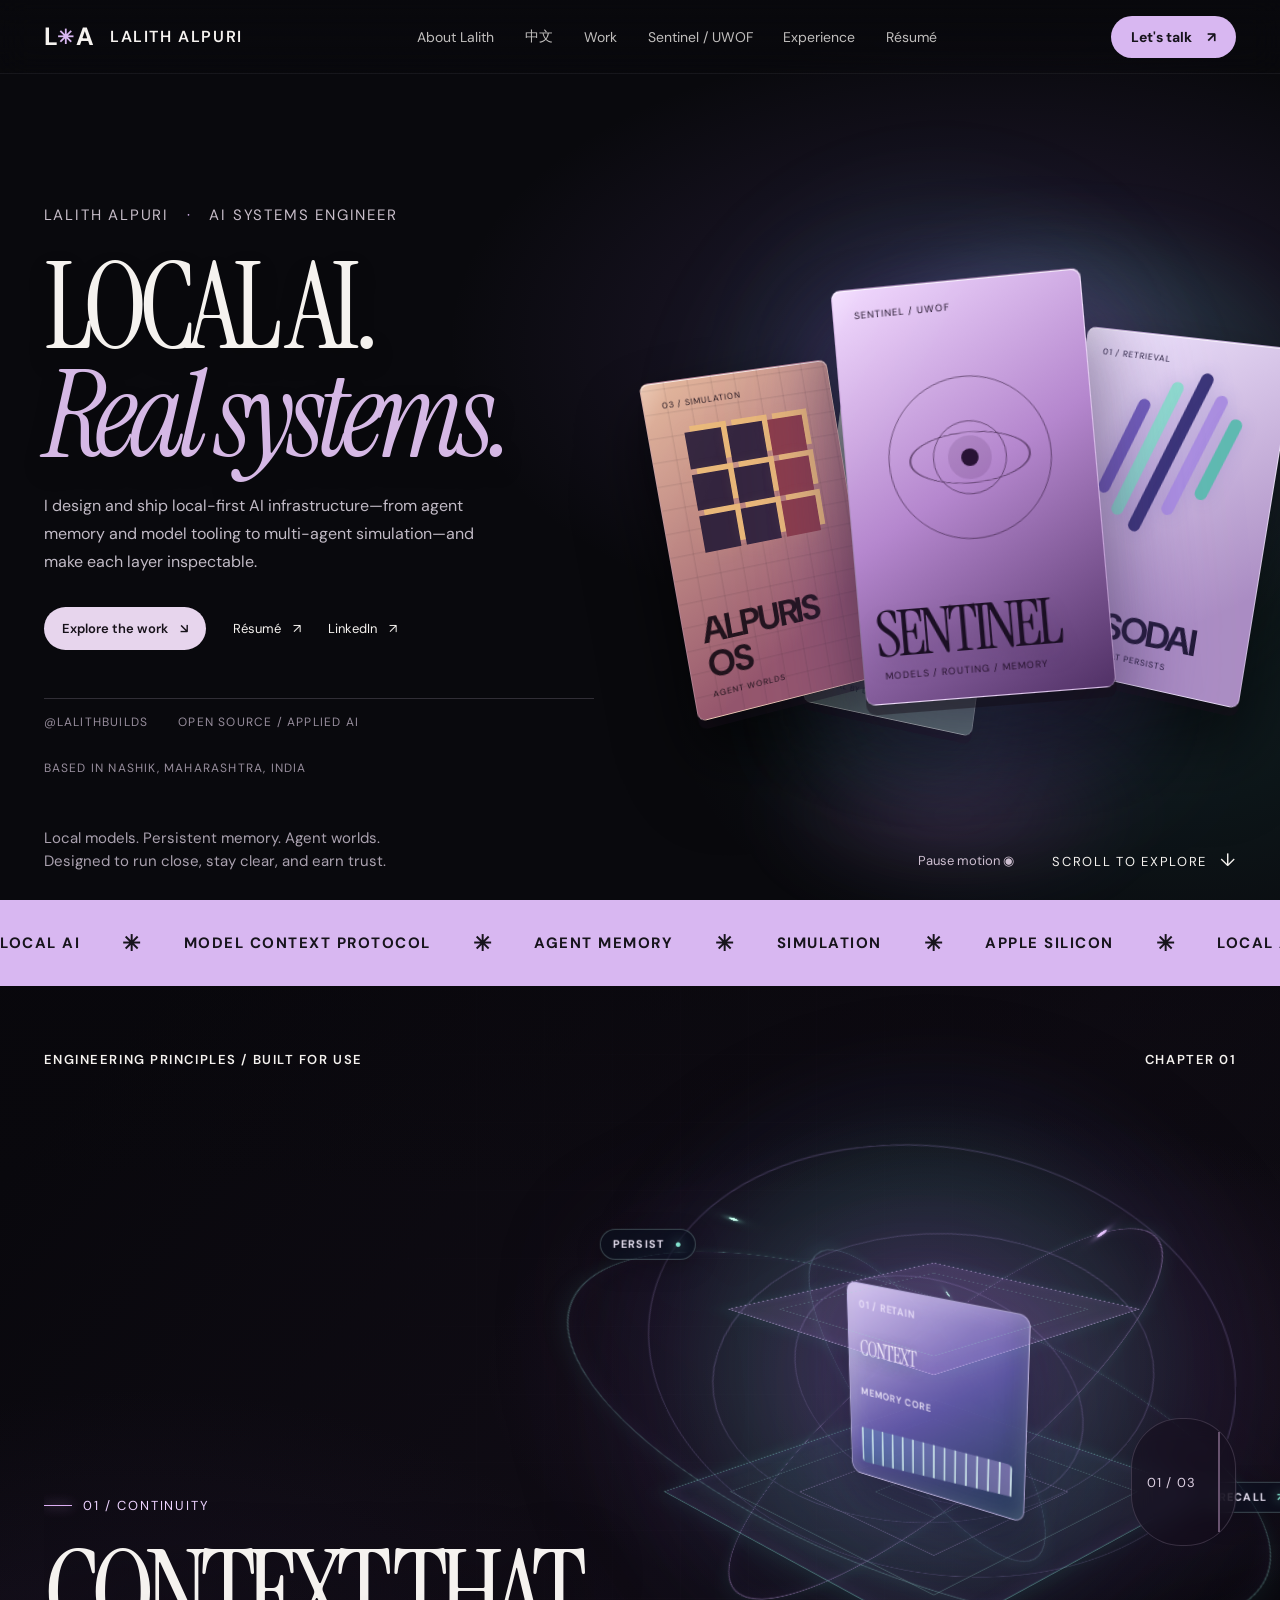
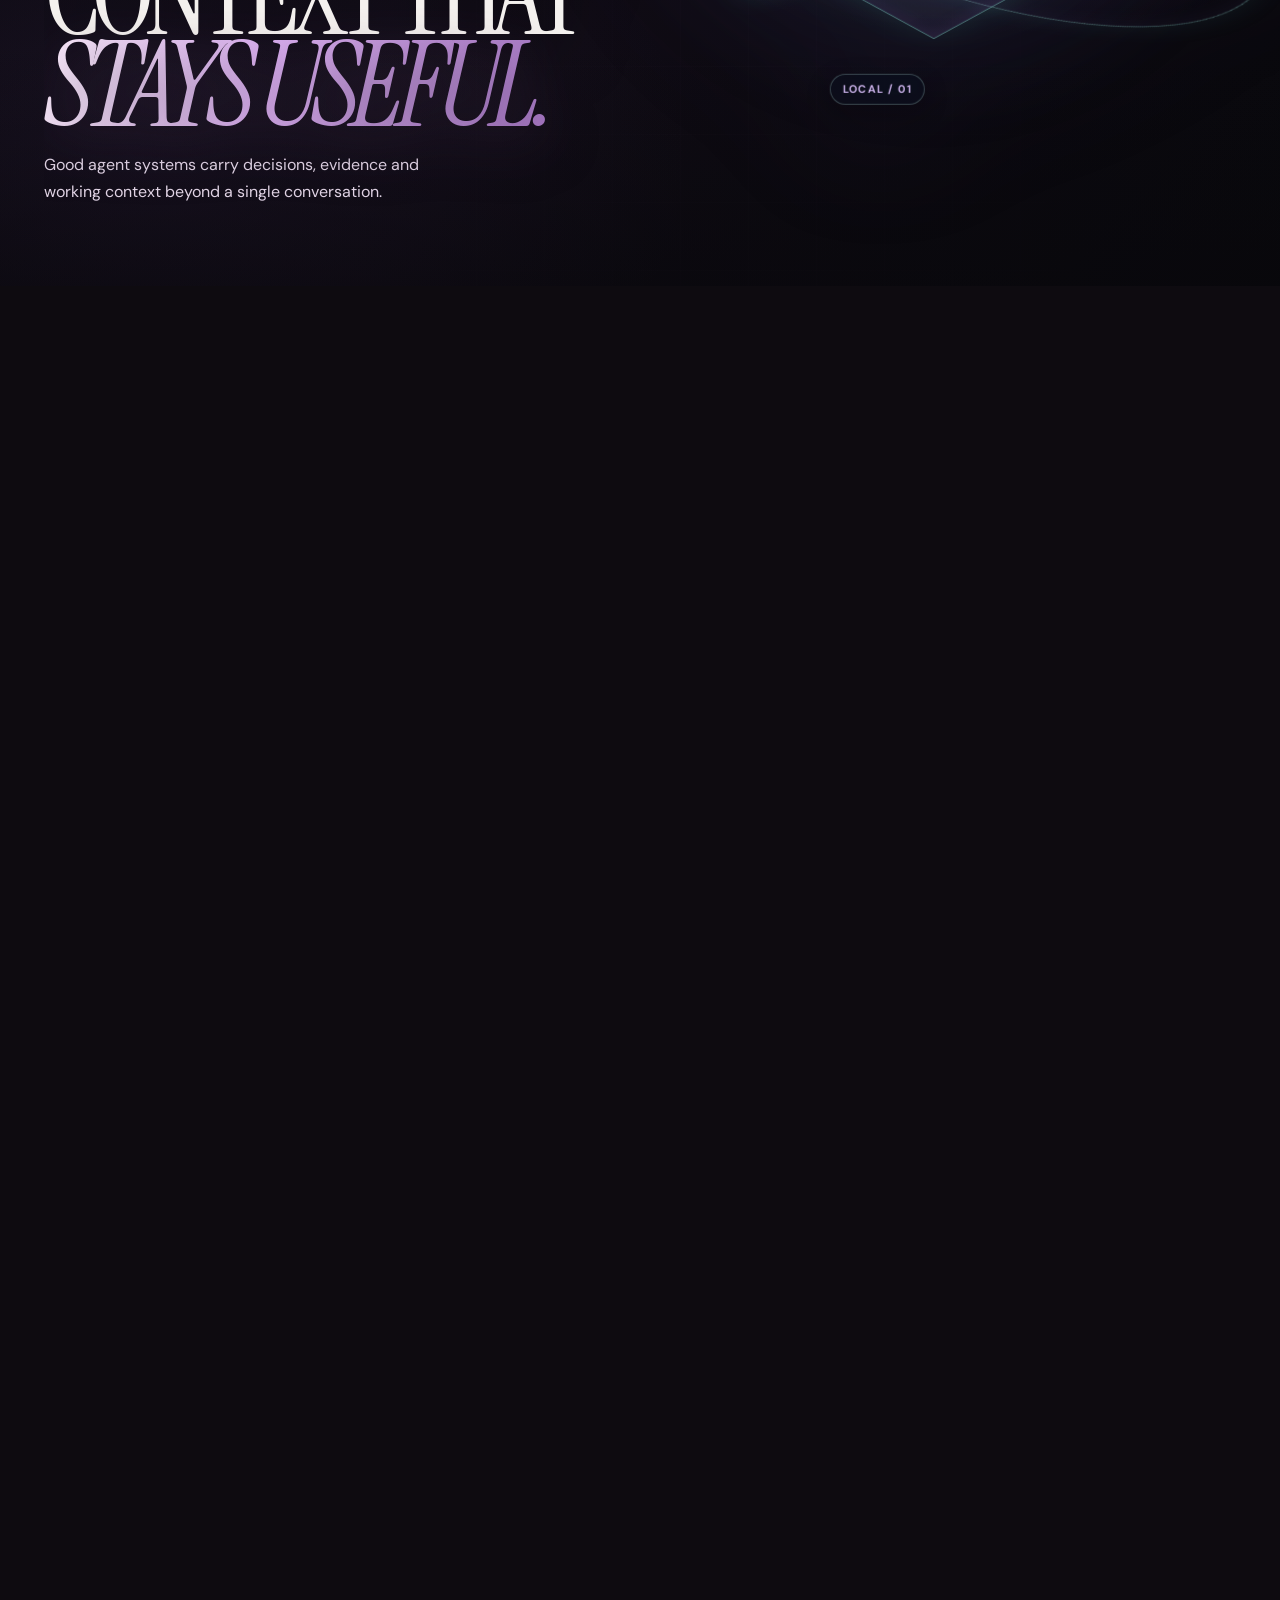
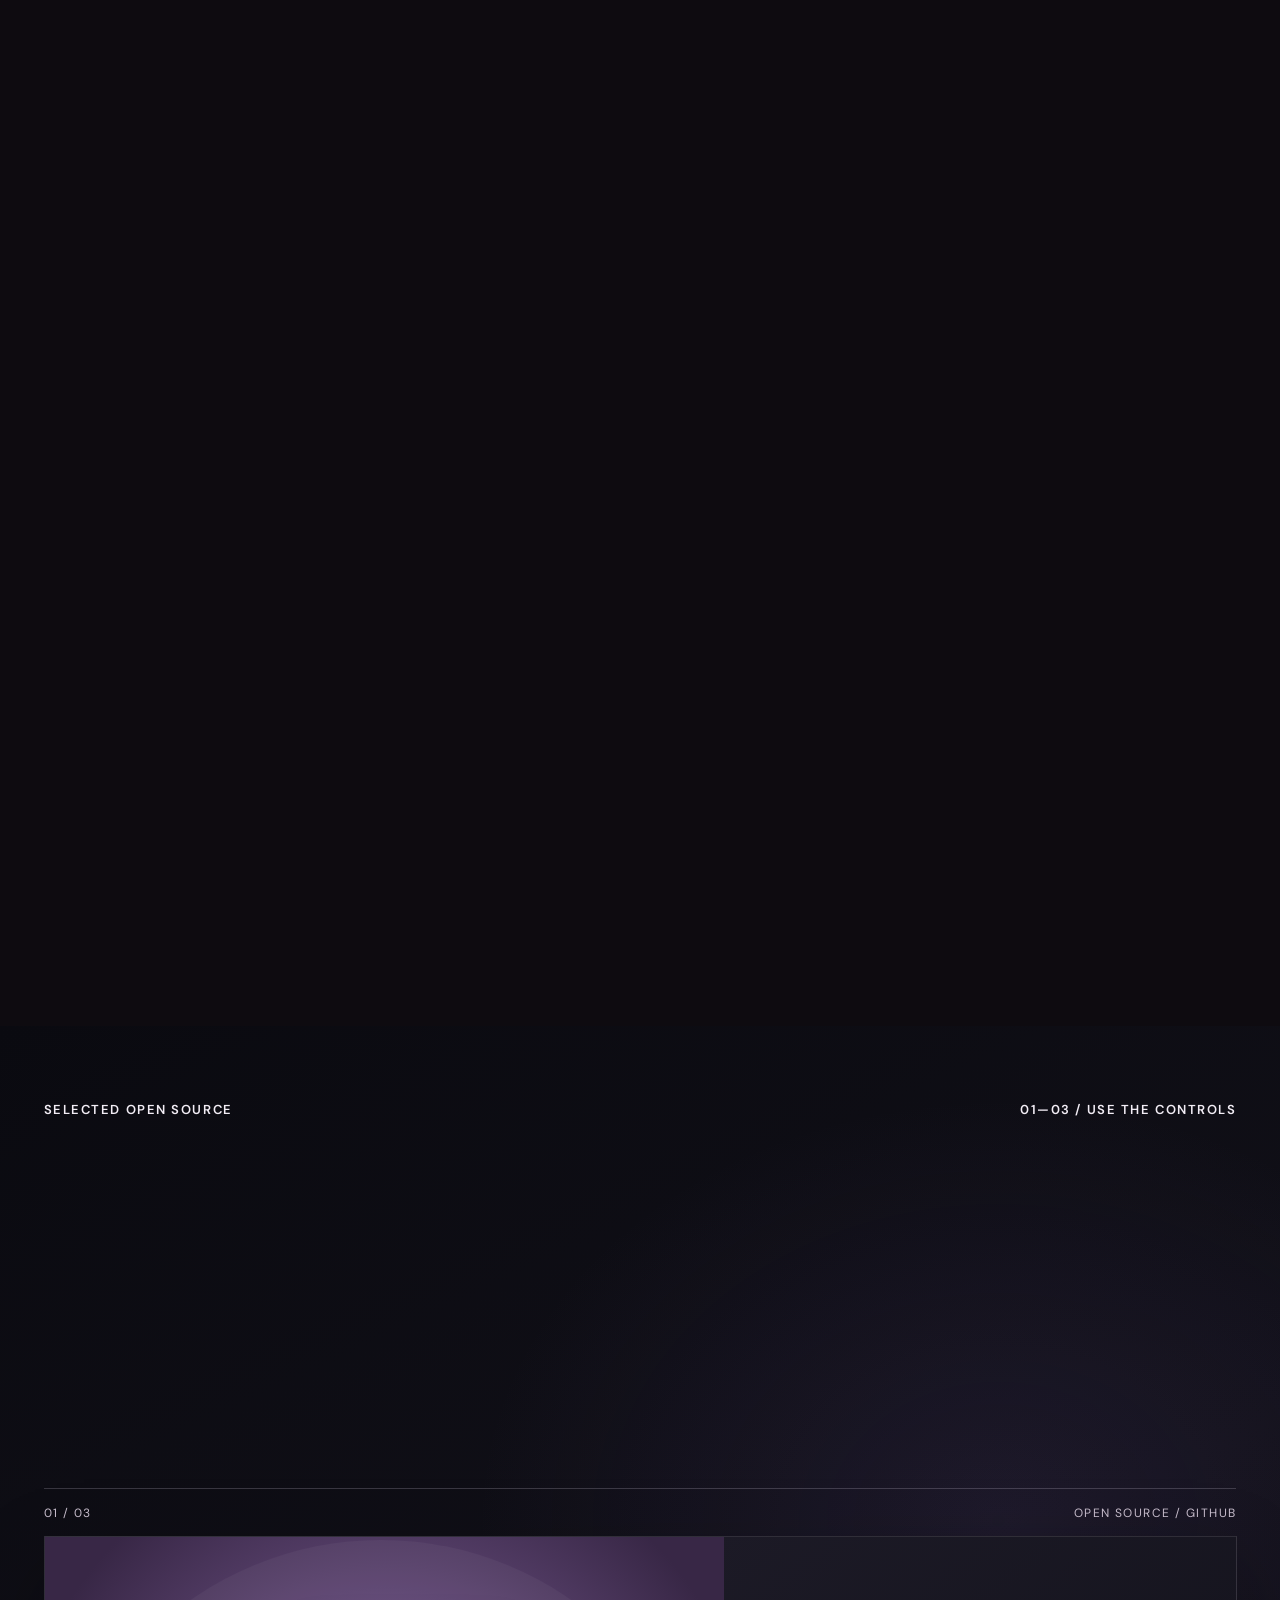
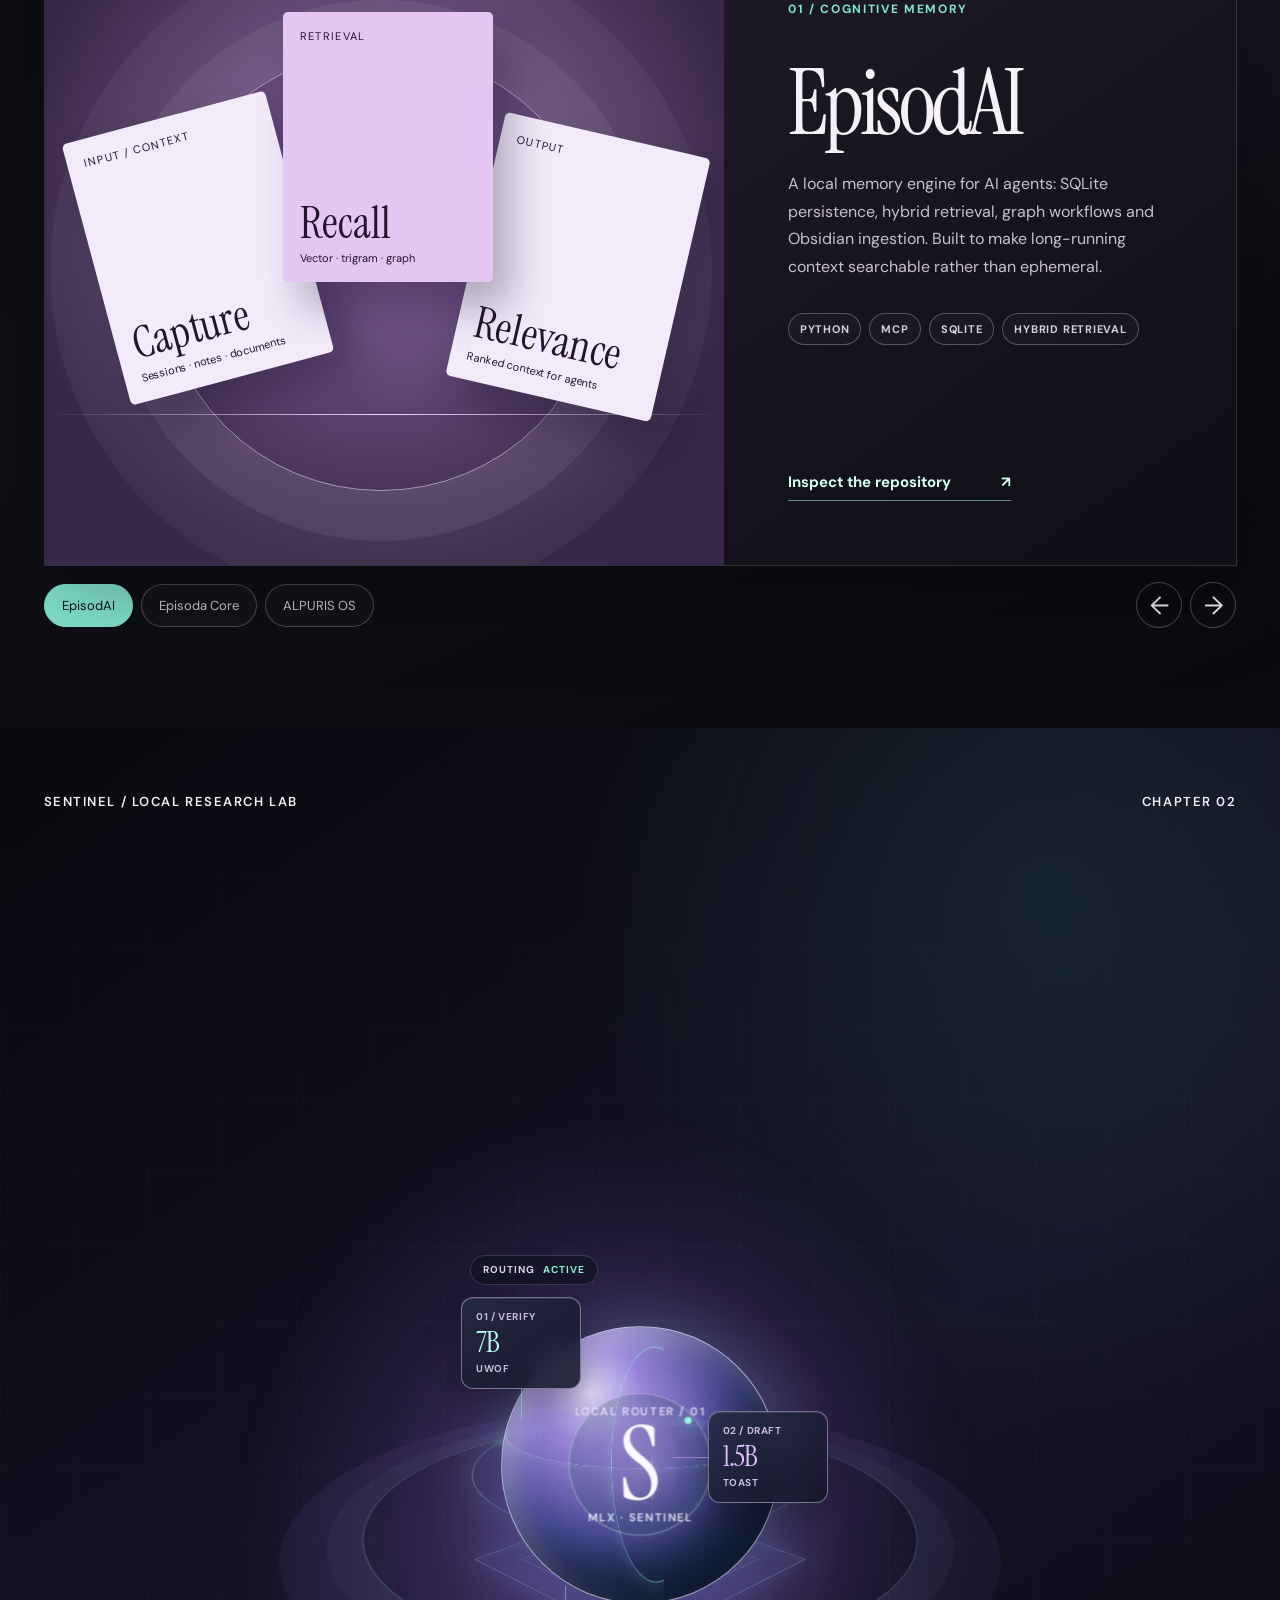
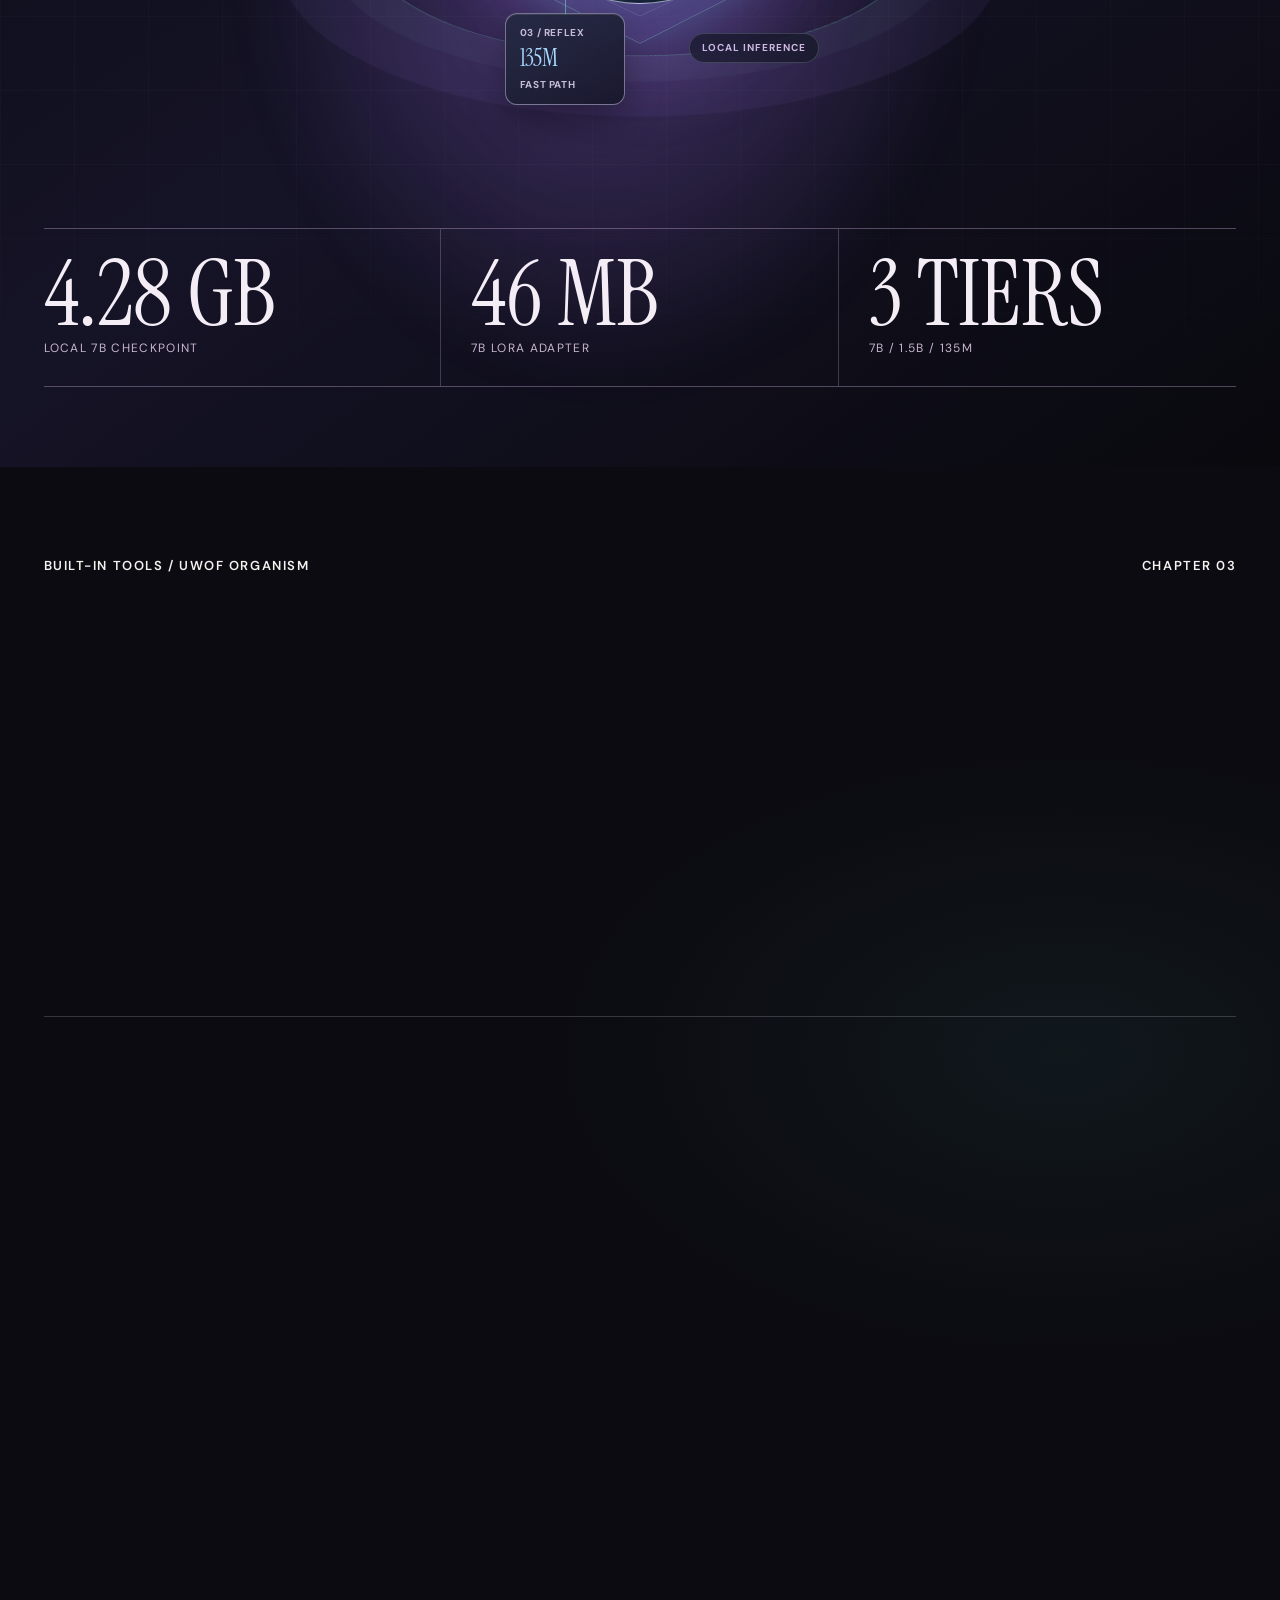
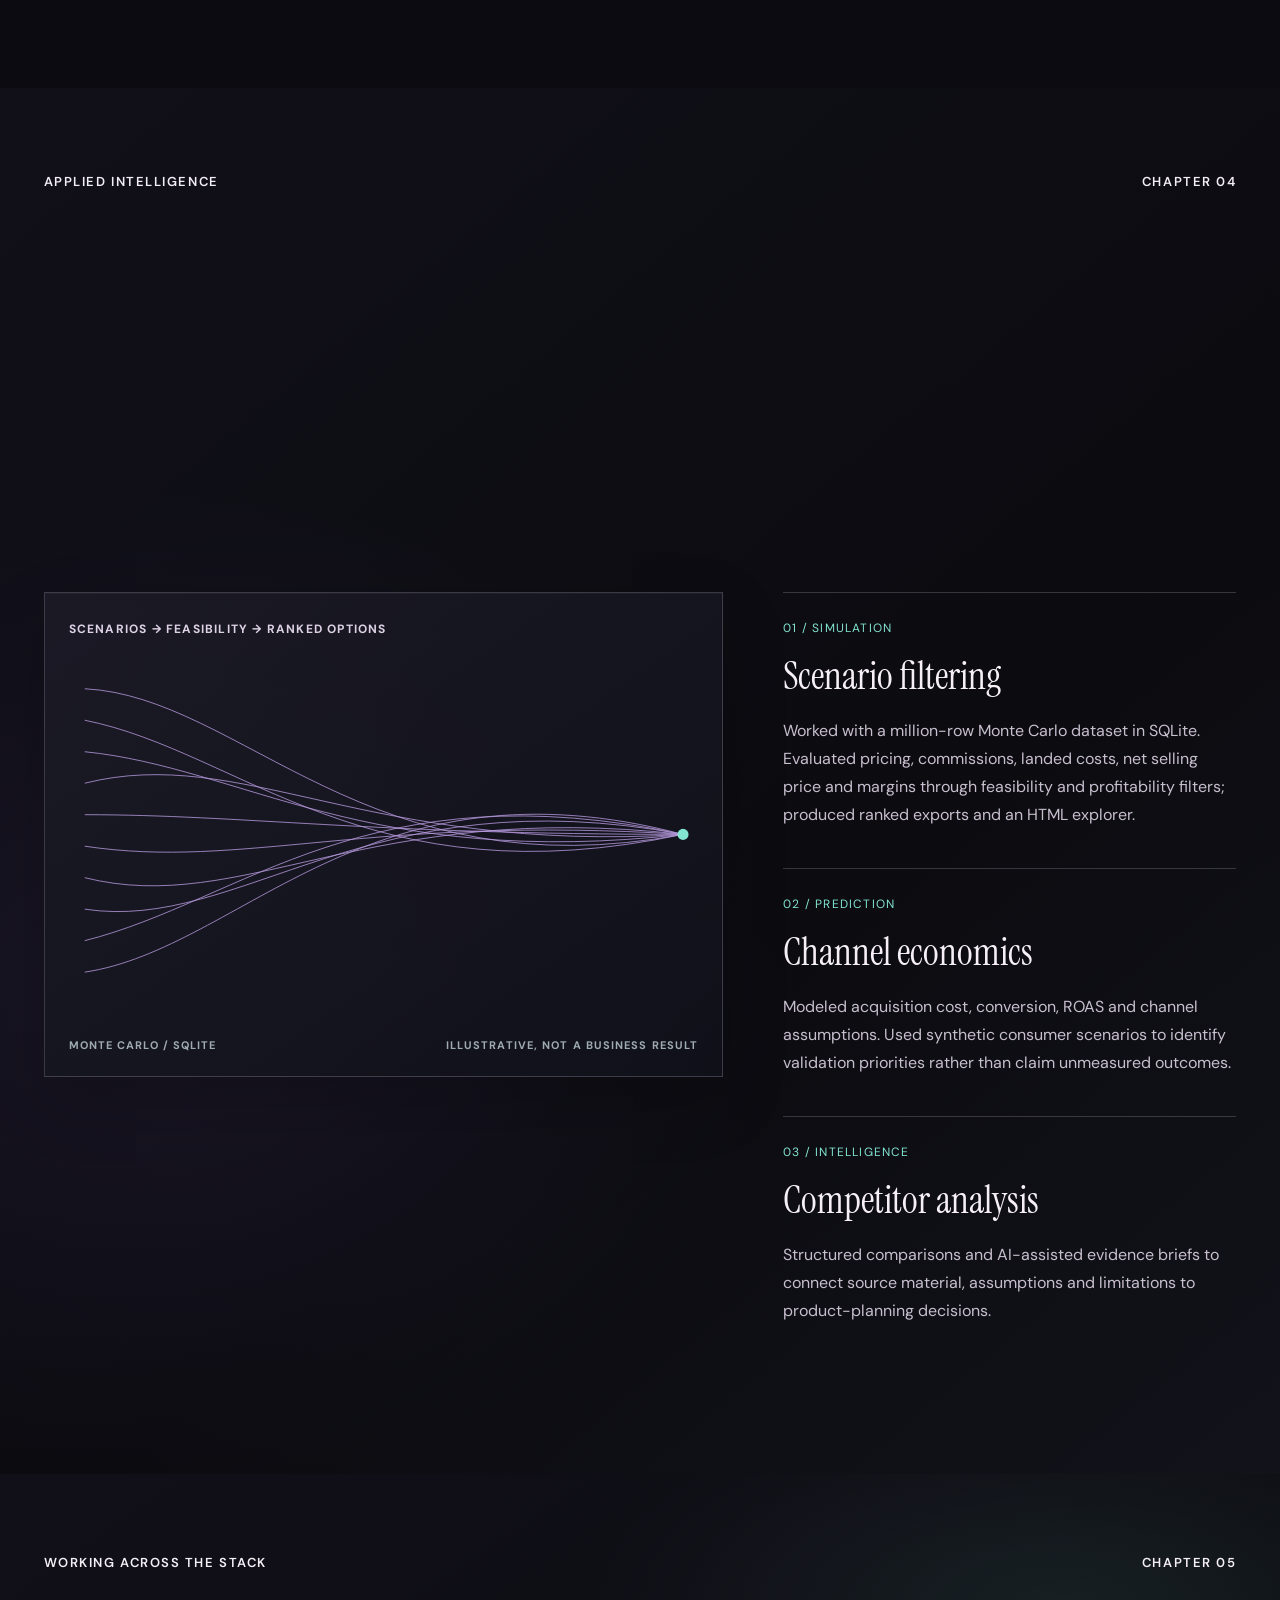
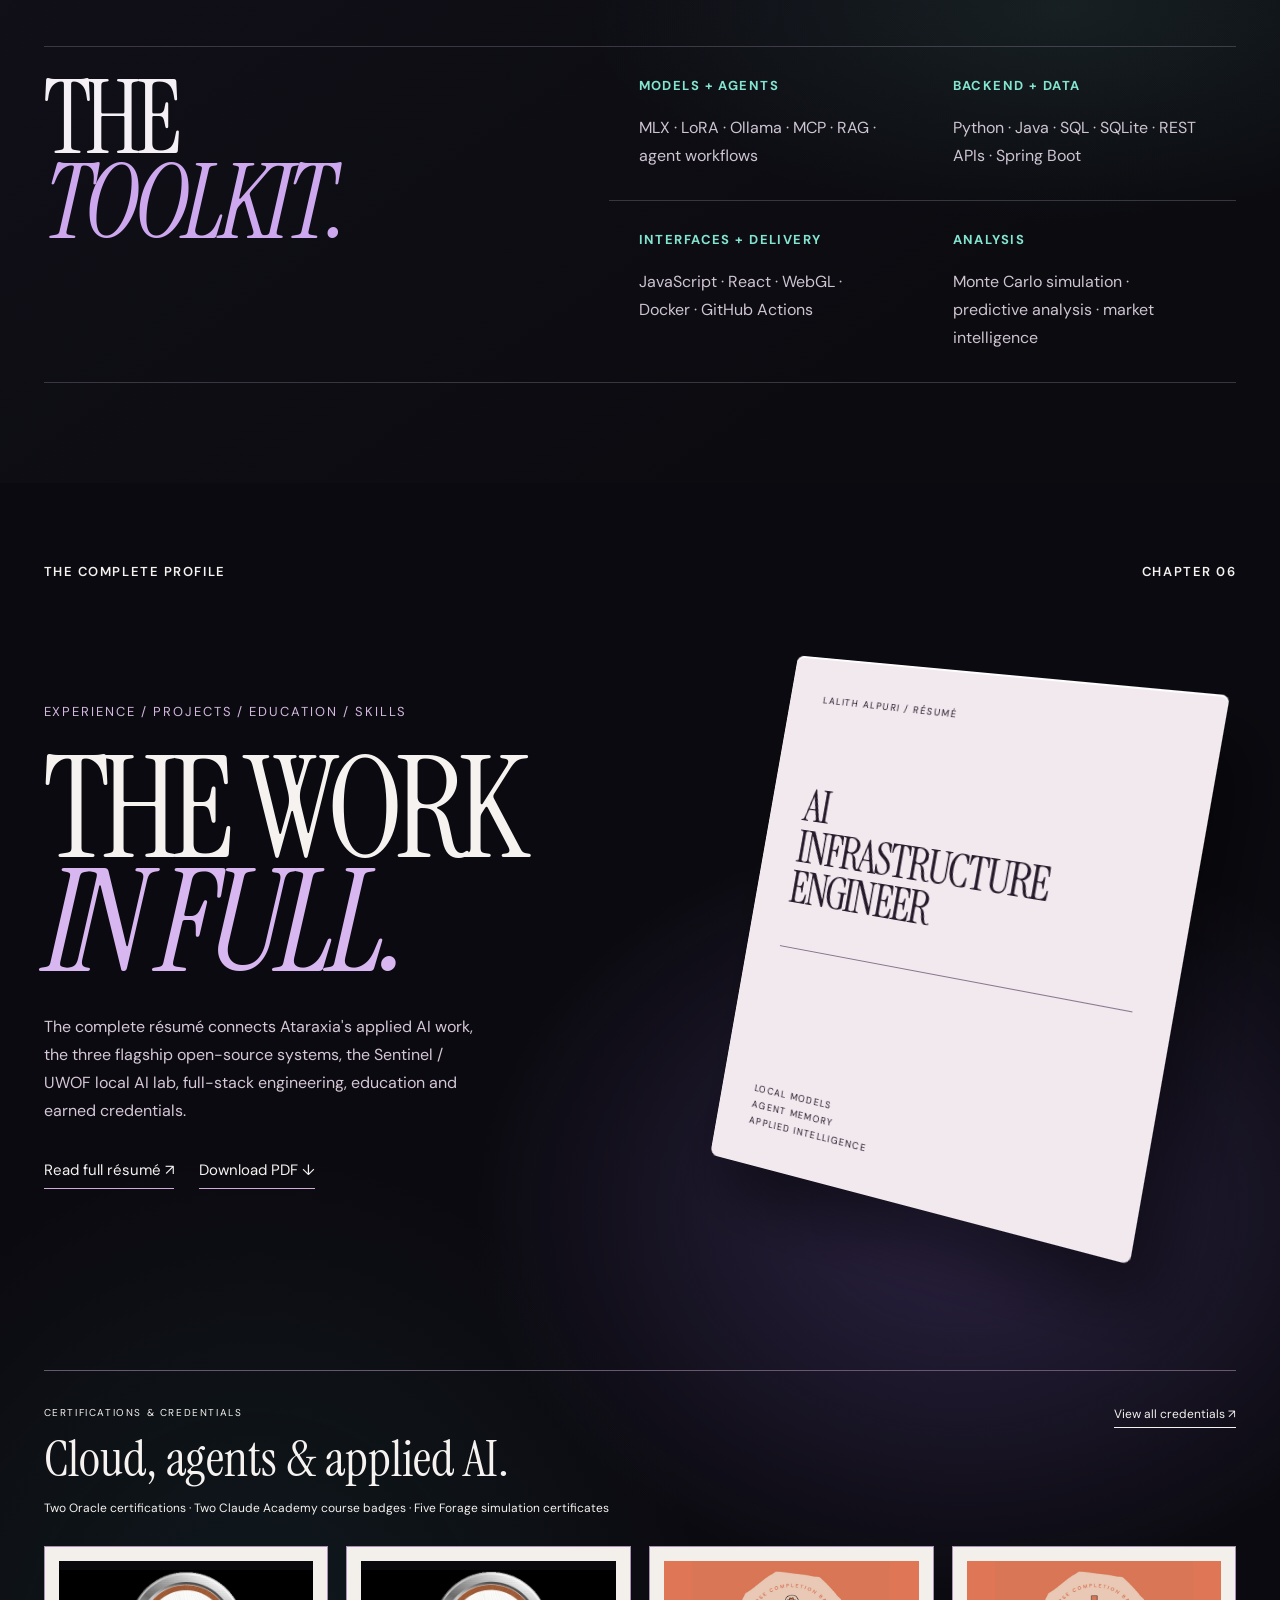
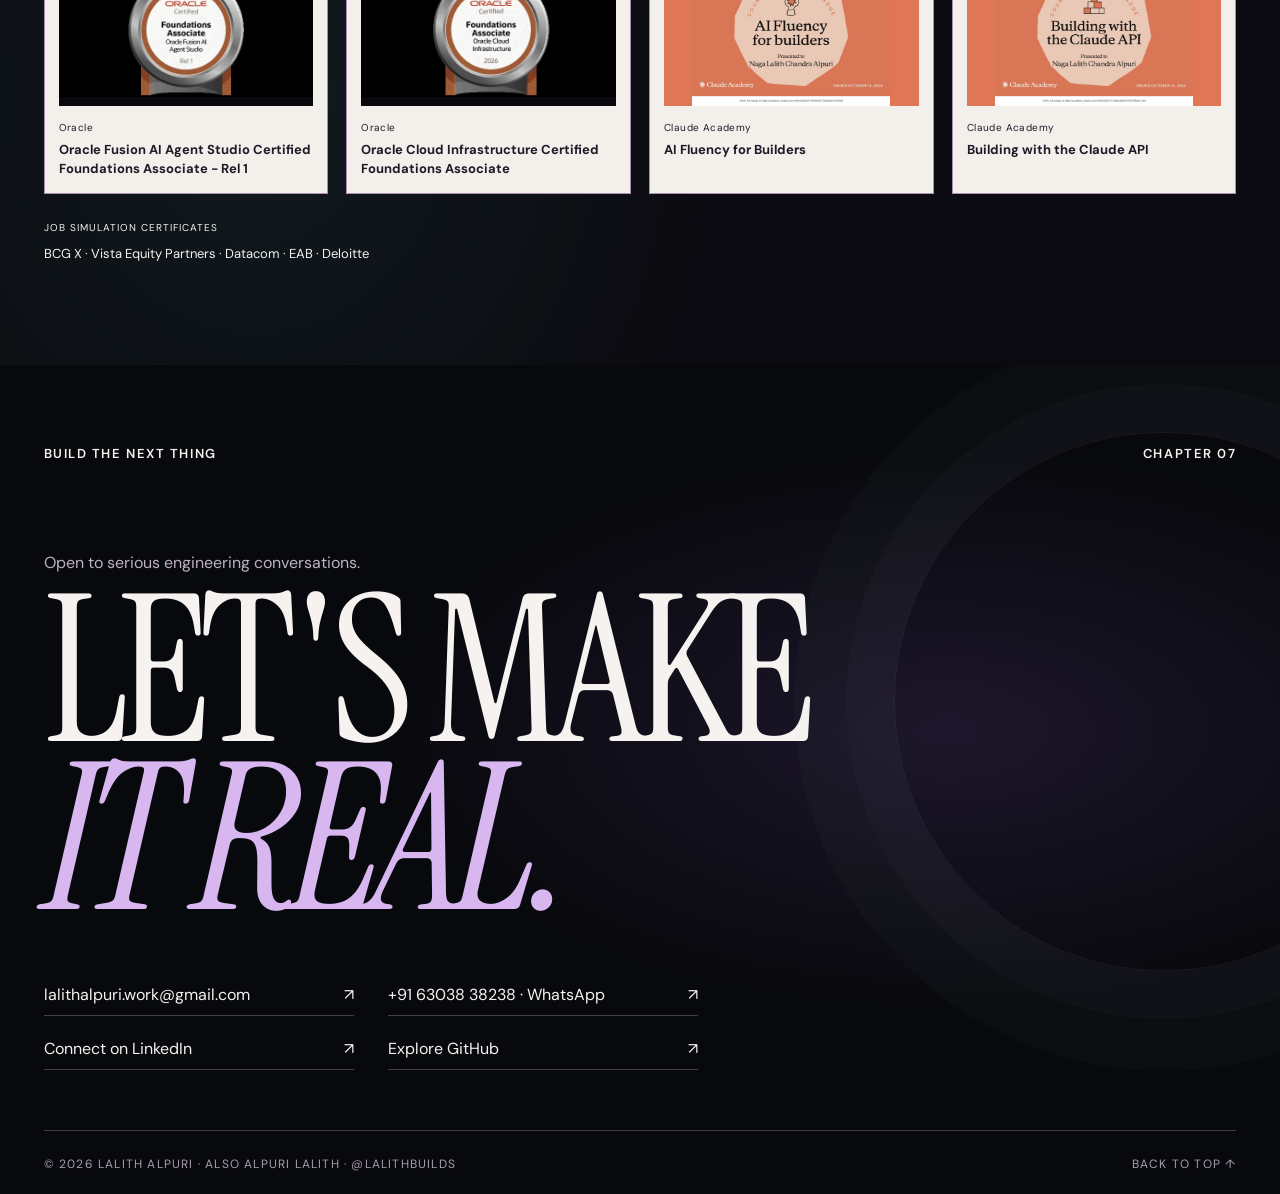
<file: index.html>
<!DOCTYPE html>

<html lang="en">
<head>
<meta charset="utf-8"/>
<meta content="width=device-width, initial-scale=1" name="viewport"/>
<meta content="#09090d" name="theme-color"/><link href="/favicon.svg" rel="icon" type="image/svg+xml"/><link href="/favicon.ico" rel="icon" sizes="32x32"/>
<title>Lalith Alpuri (Alpuri Lalith) | AI Systems &amp; Open Source</title>
<meta content="Official profile of Lalith Alpuri (Alpuri Lalith; @lalithbuilds), an AI systems engineer based in Nashik, India, building local-first agent memory and multi-agent AI systems." name="description"/>
<meta content="Lalith Alpuri" name="author"/>
<link href="https://lalithbuilds.github.io/" rel="canonical"/>
<meta content="profile" property="og:type"/><meta content="Lalith Alpuri (Alpuri Lalith) | AI Systems &amp; Open Source" property="og:title"/>
<meta content="Official profile of Lalith Alpuri (Alpuri Lalith; @lalithbuilds), an AI systems engineer based in Nashik, India, building local-first agent memory and multi-agent AI systems." property="og:description"/>
<meta content="https://lalithbuilds.github.io/" property="og:url"/><meta content="summary" name="twitter:card"/>
<script type="application/ld+json">{"@context":"https://schema.org","@graph":[{"@type":"Person","@id":"https://lalithbuilds.github.io/#person","name":"Lalith Alpuri","givenName":"Lalith","familyName":"Alpuri","alternateName":["Alpuri Lalith","@lalithbuilds"],"url":"https://lalithbuilds.github.io/","mainEntityOfPage":"https://lalithbuilds.github.io/about.html","description":"Lalith Alpuri, also written Alpuri Lalith, is an AI systems engineer and open-source developer based in Nashik, Maharashtra, India. He builds local-first AI infrastructure, agent memory software, and multi-agent simulations.","jobTitle":["AI Systems Engineer","Applied AI Strategist"],"sameAs":["https://github.com/lalithbuilds","https://www.linkedin.com/in/lalith-alpuri/"],"knowsAbout":["local AI","AI agents","Model Context Protocol","RAG","MLX","LoRA fine-tuning","multi-agent simulation","predictive analysis","SQLite","Docker"],"address":{"@type":"PostalAddress","addressLocality":"Nashik","addressRegion":"Maharashtra","addressCountry":"IN"}},{"@type":"WebSite","name":"Lalith Alpuri — AI systems engineering","url":"https://lalithbuilds.github.io/","about":{"@id":"https://lalithbuilds.github.io/#person"}},{"@type":"SoftwareSourceCode","name":"ALPURIS OS","codeRepository":"https://github.com/lalithbuilds/alpuris-os","creator":{"@id":"https://lalithbuilds.github.io/#person"}},{"@type":"SoftwareSourceCode","name":"EpisodAI","codeRepository":"https://github.com/lalithbuilds/episodai","creator":{"@id":"https://lalithbuilds.github.io/#person"}},{"@type":"SoftwareSourceCode","name":"Episoda Core MCP","codeRepository":"https://github.com/lalithbuilds/episoda-core-mcp","creator":{"@id":"https://lalithbuilds.github.io/#person"}}]}</script>
<link href="https://fonts.googleapis.com" rel="preconnect"/>
<link crossorigin="" href="https://fonts.gstatic.com" rel="preconnect"/>
<link href="https://fonts.googleapis.com/css2?family=DM+Sans:wght@400;500;600;700&amp;family=Instrument+Serif:ital@0;1&amp;display=swap" rel="stylesheet"/>
<link href="portfolio.css?v=navfix-20261016" rel="stylesheet"/>
</head>
<body>
<a class="skip" href="#work">Skip to work</a>
<div aria-hidden="true" class="progress"><span id="scroll-progress"></span></div>
<header class="site-header"><a aria-label="Lalith Alpuri, back to top" class="brand" href="#top">L<span class="brand-star">✳</span>A <span class="brand-name">LALITH ALPURI</span></a><nav aria-label="Main navigation"><a href="about.html">About Lalith</a><a href="zh/about.html" lang="zh-CN">中文</a><a href="#work">Work</a><a href="#lab">Sentinel / UWOF</a><a href="#experience">Experience</a><a href="#resume">Résumé</a></nav><a class="header-contact" href="#contact">Let's talk <span>↗</span></a></header>
<main id="top">
<section aria-labelledby="hero-title" class="hero">
<div class="hero-copy">
<p class="hero-overline">LALITH ALPURI <span>·</span> AI SYSTEMS ENGINEER</p>
<h1 id="hero-title">LOCAL AI.<br/><span class="title-italic">Real systems.</span></h1>
<p class="hero-deck">I design and ship local-first AI infrastructure—from agent memory and model tooling to multi-agent simulation—and make each layer inspectable.</p>
<div class="hero-actions"><a class="hero-primary" href="#work">Explore the work <span>↘</span></a><a href="resume.html">Résumé <span>↗</span></a><a href="https://www.linkedin.com/in/lalith-alpuri/" rel="noopener noreferrer" target="_blank">LinkedIn <span>↗</span></a></div>
<div class="hero-meta"><span>@LALITHBUILDS</span><span>OPEN SOURCE / APPLIED AI</span><span>BASED IN NASHIK, MAHARASHTRA, INDIA</span></div>
</div>
<div aria-label="Floating project cards for Lalith Alpuri's AI systems" class="hero-scene" id="hero-scene">
<div aria-hidden="true" class="scene-glow"></div><div aria-hidden="true" class="scene-ground"></div>
<div class="scene-wrap scene-wrap--left"><div class="scene-card scene-card--alpuris"><span class="scene-eyebrow">03 / SIMULATION</span><div aria-hidden="true" class="city-mini"><i></i><i></i><i></i><i></i><i></i><i></i><i></i><i></i><i></i></div><strong>ALPURIS<br/>OS</strong><small>AGENT WORLDS</small></div></div>
<div class="scene-wrap scene-wrap--back"><div class="scene-card scene-card--core"><span class="scene-eyebrow">02 / MEMORY</span><div aria-hidden="true" class="core-rings"><i></i><i></i><i></i></div><strong>EPISODA<br/>CORE</strong><small>LOCAL BY DESIGN</small></div></div>
<div class="scene-wrap scene-wrap--right"><div class="scene-card scene-card--memory"><span class="scene-eyebrow">01 / RETRIEVAL</span><div aria-hidden="true" class="memory-lines"><i></i><i></i><i></i><i></i><i></i></div><strong>EPISODAI</strong><small>MEMORY THAT PERSISTS</small></div></div>
<div class="scene-wrap scene-wrap--center"><div class="scene-card scene-card--lab"><span class="scene-eyebrow">SENTINEL / UWOF</span><div aria-hidden="true" class="lab-orbit"><i></i><i></i><i></i><b></b></div><strong>SENTINEL</strong><small>MODELS / ROUTING / MEMORY</small></div></div>
</div>
<div class="hero-bottom"><p>Local models. Persistent memory. Agent worlds.<br/>Designed to run close, stay clear, and earn trust.</p><div><button aria-pressed="false" class="motion-toggle" id="motion-toggle" type="button">Pause motion <span>◉</span></button><a class="scroll-cue" href="#work">SCROLL TO EXPLORE <span>↓</span></a></div></div>
</section>
<div aria-hidden="true" class="ticker"><div class="ticker-track"><span>LOCAL AI</span><i>✳</i><span>MODEL CONTEXT PROTOCOL</span><i>✳</i><span>AGENT MEMORY</span><i>✳</i><span>SIMULATION</span><i>✳</i><span>APPLE SILICON</span><i>✳</i><span>LOCAL AI</span><i>✳</i><span>MODEL CONTEXT PROTOCOL</span><i>✳</i><span>AGENT MEMORY</span><i>✳</i><span>SIMULATION</span><i>✳</i><span>APPLE SILICON</span><i>✳</i></div></div>
<section aria-label="Portfolio thesis" class="manifesto chapter-dark" id="work">
<div class="manifesto-sticky">
<div class="chapter-label"><span>ENGINEERING PRINCIPLES / BUILT FOR USE</span><span>CHAPTER 01</span></div>
<div aria-hidden="true" class="manifesto-orbit"><div class="engine-aura"></div><div class="engine-orbit engine-orbit--outer"><i></i></div><div class="engine-orbit engine-orbit--middle"><i></i></div><div class="engine-orbit engine-orbit--inner"><i></i></div><div class="engine-platform engine-platform--lower"><i></i><i></i><i></i></div><div class="engine-cube"><div class="engine-face engine-face--front"><span>01 / RETAIN</span><b>CONTEXT</b><small>MEMORY CORE</small><i></i></div><div class="engine-face engine-face--right"><span>02 / RETRIEVE</span><b>RECALL</b><small>VECTOR · GRAPH</small><i></i></div><div class="engine-face engine-face--back"><span>03 / CONTINUE</span><b>DECISIONS</b><small>SESSION → SESSION</small><i></i></div><div class="engine-face engine-face--left"><span>04 / INSPECT</span><b>EVIDENCE</b><small>TRACEABLE INPUT</small><i></i></div><div class="engine-face engine-face--top"><span>LOCAL MEMORY / 001</span><i></i></div><div class="engine-face engine-face--bottom"><span>BUILT TO PERSIST</span></div></div><div class="engine-platform engine-platform--upper"><i></i><i></i></div><span class="engine-readout engine-readout--a">PERSIST <b>●</b></span><span class="engine-readout engine-readout--b">RECALL <b>↗</b></span><span class="engine-readout engine-readout--c">LOCAL / 01</span></div>
<div class="manifesto-phrase active" data-phrase="0"><span>01 / CONTINUITY</span><h2>CONTEXT THAT<br/><em>STAYS USEFUL.</em></h2><p>Good agent systems carry decisions, evidence and working context beyond a single conversation.</p></div>
<div class="manifesto-phrase" data-phrase="1"><span>02 / CONTROL</span><h2>LOCAL BY DESIGN.<br/><em>OPEN TO INSPECT.</em></h2><p>Models and data stay close to the machine. The system boundaries stay visible.</p></div>
<div class="manifesto-phrase" data-phrase="2"><span>03 / APPLICATION</span><h2>FROM MODEL<br/><em>TO USEFUL SYSTEM.</em></h2><p>Memory, tools and simulation earn their place when they support real work and decisions.</p></div>
<div class="manifesto-counter"><span id="manifesto-step">01</span><span> / 03</span><div><i id="manifesto-progress"></i></div></div>
</div>
</section>
<section class="work-section"><div class="chapter-label"><span>SELECTED OPEN SOURCE</span><span>01—03 / USE THE CONTROLS</span></div><div class="work-heading reveal"><h2>THREE SYSTEMS.<br/><em>ONE THESIS.</em></h2><p>Each project explores a different layer of autonomous software. Select a system to see what it actually does.</p></div>
<div aria-label="Selected AI projects" aria-roledescription="carousel" class="slider" id="project-slider">
<div class="slider-top"><span aria-live="polite" id="slide-count">01 / 03</span><span>OPEN SOURCE / GITHUB</span></div>
<div aria-hidden="false" aria-labelledby="tab-episodai" class="slide active" data-slide="0" id="slide-episodai" role="tabpanel"><div class="slide-art slide-art--episodai"><div class="art-halo"></div><div class="art-card art-card--one"><span>INPUT / CONTEXT</span><b>Capture</b><small>Sessions · notes · documents</small></div><div class="art-card art-card--two"><span>RETRIEVAL</span><b>Recall</b><small>Vector · trigram · graph</small></div><div class="art-card art-card--three"><span>OUTPUT</span><b>Relevance</b><small>Ranked context for agents</small></div><div class="art-wire"></div></div><div class="slide-copy"><span class="slide-label">01 / COGNITIVE MEMORY</span><h3>EpisodAI</h3><p>A local memory engine for AI agents: SQLite persistence, hybrid retrieval, graph workflows and Obsidian ingestion. Built to make long-running context searchable rather than ephemeral.</p><div class="slide-tags"><span>PYTHON</span><span>MCP</span><span>SQLITE</span><span>HYBRID RETRIEVAL</span></div><a href="https://github.com/lalithbuilds/episodai" rel="noopener noreferrer" target="_blank">Inspect the repository <span>↗</span></a></div></div>
<div aria-hidden="true" aria-labelledby="tab-core" class="slide" data-slide="1" id="slide-core" inert="" role="tabpanel"><div class="slide-art slide-art--core"><div class="core-visual"><i></i><i></i><i></i><i></i><b>FTS5<br/>BM25</b></div><div class="art-caption">SAVE → INDEX → SEARCH → RECALL</div></div><div class="slide-copy"><span class="slide-label">02 / COMPACT MEMORY</span><h3>Episoda<br/>Core MCP</h3><p>A small offline memory server for coding agents. Python's standard library and SQLite FTS5 provide durable notes and full-text retrieval behind an MCP interface.</p><div class="slide-tags"><span>PYTHON</span><span>MCP</span><span>SQLITE FTS5</span><span>OFFLINE</span></div><a href="https://github.com/lalithbuilds/episoda-core-mcp" rel="noopener noreferrer" target="_blank">Inspect the repository <span>↗</span></a></div></div>
<div aria-hidden="true" aria-labelledby="tab-alpuris" class="slide" data-slide="2" id="slide-alpuris" inert="" role="tabpanel"><div class="slide-art slide-art--alpuris"><div aria-hidden="true" class="city-art"><i></i><i></i><i></i><i></i><i></i><i></i><i></i><i></i><i></i><i></i><i></i><i></i></div><div class="city-caption">100 AI CITIZENS / 23 SECTORS / WORLD STATE</div></div><div class="slide-copy"><span class="slide-label">03 / AGENT SIMULATION</span><h3>ALPURIS<br/>OS</h3><p>A simulated agent metropolis with an economy, sectors and civic governance. Python services maintain the world state; a 3D WebGL interface makes its activity explorable.</p><div class="slide-tags"><span>MULTI-AGENT</span><span>PYTHON</span><span>WEBGL</span><span>SIMULATION</span></div><a href="https://github.com/lalithbuilds/alpuris-os" rel="noopener noreferrer" target="_blank">Inspect the repository <span>↗</span></a></div></div>
<div class="slider-controls"><div aria-label="Choose project" class="slider-tabs" role="tablist"><button aria-controls="slide-episodai" aria-selected="true" data-go="0" id="tab-episodai" role="tab">EpisodAI</button><button aria-controls="slide-core" aria-selected="false" data-go="1" id="tab-core" role="tab" tabindex="-1">Episoda Core</button><button aria-controls="slide-alpuris" aria-selected="false" data-go="2" id="tab-alpuris" role="tab" tabindex="-1">ALPURIS OS</button></div><div class="slider-arrows"><button aria-label="Previous project" id="slide-prev" type="button">←</button><button aria-label="Next project" id="slide-next" type="button">→</button></div></div>
</div></section>
<section class="lab-section" id="lab"><div class="chapter-label"><span>SENTINEL / LOCAL RESEARCH LAB</span><span>CHAPTER 02</span></div><div class="lab-intro reveal"><p>MODEL ROUTING / MLX / LOCAL TOOLING</p><h2><em>SENTINEL</em></h2><span>A local orchestration and model-experimentation environment.</span></div><div class="lab-stage"><div class="lab-stage-copy reveal"><h3>ONE MACHINE.<br/>MULTIPLE MODES.</h3><p>A Python runner routes prompts between a 7B verifier and 1.5B draft path, a 135M reflex model, targeted web lookup and an optional code route.</p><p>The current router is keyword-based. The source and local checkpoints are real; each execution path still needs its own runtime validation.</p></div><div aria-label="Animated Sentinel routing chamber connecting three local model tiers" class="lab-object"><div class="sentinel-orbit sentinel-orbit--outer"><i></i></div><div class="sentinel-orbit sentinel-orbit--inner"><i></i></div><div class="sentinel-platform sentinel-platform--base"></div><div class="sentinel-reactor"><div class="sentinel-reactor-face"><small>LOCAL ROUTER / 01</small><b>S</b><span>MLX · SENTINEL</span><i></i></div></div><div class="sentinel-node sentinel-node--verify"><small>01 / VERIFY</small><b>7B</b><span>UWOF</span></div><div class="sentinel-node sentinel-node--draft"><small>02 / DRAFT</small><b>1.5B</b><span>TOAST</span></div><div class="sentinel-node sentinel-node--reflex"><small>03 / REFLEX</small><b>135M</b><span>FAST PATH</span></div><span class="sentinel-readout sentinel-readout--left">ROUTING <b>ACTIVE</b></span><span class="sentinel-readout sentinel-readout--right">LOCAL INFERENCE</span></div><div class="lab-stage-copy lab-stage-copy--right reveal"><h3>MODEL WORK,<br/>NOT MAGIC.</h3><p>A 4-bit Qwen2-family UWOF 7B v3 checkpoint is present on disk. MLX LoRA scripts prepare JSONL data for local fine-tuning, and a separate 7B adapter checkpoint exists.</p><p>The saved adapter was configured for 28 adapted layers, rank 8 and 100 iterations on a Qwen2.5 7B 4-bit base. A fused 8.5B release is not established by the inspected artifacts.</p></div></div><div class="lab-specs"><div><span>4.28 GB</span><small>LOCAL 7B CHECKPOINT</small></div><div><span>46 MB</span><small>7B LORA ADAPTER</small></div><div><span>3 TIERS</span><small>7B / 1.5B / 135M</small></div></div></section>
<section class="capability-section"><div class="chapter-label"><span>BUILT-IN TOOLS / UWOF ORGANISM</span><span>CHAPTER 03</span></div><h2 class="reveal">TOOLS TO THINK.<br/><em>TOOLS TO ACT.</em></h2><div class="capability-list"><article class="reveal"><span>01</span><h3>Built-in web research</h3><p>The organism includes a web-search tool for targeted research. <code>toast1_fetch()</code> searches Hacker News through Algolia and retrieves company information for research prompts, then passes useful source text into the local answer workflow.</p></article><article class="reveal"><span>02</span><h3>Built-in code interpreter</h3><p><code>run_autonomous_agent()</code> routes coding tasks to OpenInterpreter with an Ollama-hosted UWOF model. The integrated execution path lets the agent write and run code as part of its workflow.</p></article><article class="reveal"><span>03</span><h3>Working local model tiers</h3><p>The active MLX inference stack routes work across the UWOF 7B model, Toast 1.5B draft model and a 135M reflex model. Keyword-based routing selects the tier suited to each request, keeping generation on the local Apple Silicon setup.</p></article></div></section>
<section class="experience-section" id="experience"><div class="chapter-label"><span>APPLIED INTELLIGENCE</span><span>CHAPTER 04</span></div><div class="experience-head reveal"><h2>FROM SIGNAL<br/><em>TO DECISION.</em></h2><div><span>ATARAXIA PHARMA PVT. LTD. / 2026</span><p>Technical work spanning AI-assisted simulation, market analysis, predictive modeling and competitor intelligence.</p></div></div><div class="experience-stage"><div aria-label="Illustrative scenario filtering diagram" class="simulation-art"><span class="sim-top">SCENARIOS → FEASIBILITY → RANKED OPTIONS</span><svg aria-label="Animated lines narrowing many scenarios into a shortlist" role="img" viewbox="0 0 800 420"><g class="sim-lines" fill="none" stroke="currentColor" stroke-width="1"><path d="M20 20 C220 30 380 280 780 205"></path><path d="M20 60 C220 100 380 290 780 205"></path><path d="M20 100 C220 120 380 250 780 205"></path><path d="M20 140 C220 90 380 230 780 205"></path><path d="M20 180 C220 180 380 205 780 205"></path><path d="M20 220 C220 250 380 180 780 205"></path><path d="M20 260 C220 310 380 160 780 205"></path><path d="M20 300 C220 330 380 130 780 205"></path><path d="M20 340 C220 290 380 120 780 205"></path><path d="M20 380 C220 350 380 100 780 205"></path></g><circle cx="780" cy="205" fill="#302d42" r="7"></circle></svg><div class="sim-bottom"><span>MONTE CARLO / SQLITE</span><span>ILLUSTRATIVE, NOT A BUSINESS RESULT</span></div></div><div class="experience-points"><article><span>01 / SIMULATION</span><h3>Scenario filtering</h3><p>Worked with a million-row Monte Carlo dataset in SQLite. Evaluated pricing, commissions, landed costs, net selling price and margins through feasibility and profitability filters; produced ranked exports and an HTML explorer.</p></article><article><span>02 / PREDICTION</span><h3>Channel economics</h3><p>Modeled acquisition cost, conversion, ROAS and channel assumptions. Used synthetic consumer scenarios to identify validation priorities rather than claim unmeasured outcomes.</p></article><article><span>03 / INTELLIGENCE</span><h3>Competitor analysis</h3><p>Structured comparisons and AI-assisted evidence briefs to connect source material, assumptions and limitations to product-planning decisions.</p></article></div></div></section>
<section class="toolkit-section"><div class="chapter-label"><span>WORKING ACROSS THE STACK</span><span>CHAPTER 05</span></div><div class="toolkit-grid"><h2>THE<br/><em>TOOLKIT.</em></h2><div><h3>MODELS + AGENTS</h3><p>MLX · LoRA · Ollama · MCP · RAG · agent workflows</p></div><div><h3>BACKEND + DATA</h3><p>Python · Java · SQL · SQLite · REST APIs · Spring Boot</p></div><div><h3>INTERFACES + DELIVERY</h3><p>JavaScript · React · WebGL · Docker · GitHub Actions</p></div><div><h3>ANALYSIS</h3><p>Monte Carlo simulation · predictive analysis · market intelligence</p></div></div></section>
<section class="resume-teaser" id="resume"><div class="chapter-label"><span>THE COMPLETE PROFILE</span><span>CHAPTER 06</span></div><div class="resume-teaser-stage"><div class="resume-teaser-copy"><p>EXPERIENCE / PROJECTS / EDUCATION / SKILLS</p><h2>THE WORK<br/><em>IN FULL.</em></h2><span>The complete résumé connects Ataraxia's applied AI work, the three flagship open-source systems, the Sentinel / UWOF local AI lab, full-stack engineering, education and earned credentials.</span><div><a href="resume.html">Read full résumé ↗</a><a download="" href="assets/Lalith_Alpuri_Resume.pdf">Download PDF ↓</a></div></div><div aria-hidden="true" class="resume-preview"><div class="resume-preview-sheet"><small>LALITH ALPURI / RÉSUMÉ</small><strong>AI<br/>INFRASTRUCTURE<br/>ENGINEER</strong><i></i><span>LOCAL MODELS<br/>AGENT MEMORY<br/>APPLIED INTELLIGENCE</span></div></div></div><div class="portfolio-credentials" id="credentials"><div class="portfolio-credentials-head"><div><p>CERTIFICATIONS &amp; CREDENTIALS</p><h3>Cloud, agents &amp; applied AI.</h3><span>Two Oracle certifications · Two Claude Academy course badges · Five Forage simulation certificates</span></div><a href="resume.html#certifications">View all credentials ↗</a></div><div class="portfolio-credential-grid"><a class="portfolio-credential" href="resume.html#oracle-fusion-ai-agent-studio"><img alt="Oracle Fusion AI Agent Studio Certified Foundations Associate - Rel 1 badge" height="276" loading="lazy" src="assets/certifications/oracle-fusion-ai-agent-studio.jpg" width="552"/><span>Oracle<strong>Oracle Fusion AI Agent Studio Certified Foundations Associate - Rel 1</strong></span></a><a class="portfolio-credential" href="resume.html#oracle-oci-foundations-2026"><img alt="Oracle Cloud Infrastructure Certified Foundations Associate badge" height="276" loading="lazy" src="assets/certifications/oracle-oci-foundations-2026.jpg" width="552"/><span>Oracle<strong>Oracle Cloud Infrastructure Certified Foundations Associate</strong></span></a><a class="portfolio-credential" href="resume.html#claude-ai-fluency-for-builders"><img alt="AI Fluency for Builders badge" height="806" loading="lazy" src="assets/certifications/claude-ai-fluency-for-builders.jpg" width="1100"/><span>Claude Academy<strong>AI Fluency for Builders</strong></span></a><a class="portfolio-credential" href="resume.html#claude-building-with-the-api"><img alt="Building with the Claude API badge" height="806" loading="lazy" src="assets/certifications/claude-building-with-the-api.jpg" width="1100"/><span>Claude Academy<strong>Building with the Claude API</strong></span></a></div><p class="portfolio-simulations">JOB SIMULATION CERTIFICATES <span>BCG X · Vista Equity Partners · Datacom · EAB · Deloitte</span></p></div></section>
<section class="contact-section" id="contact"><div class="chapter-label"><span>BUILD THE NEXT THING</span><span>CHAPTER 07</span></div><p>Open to serious engineering conversations.</p><h2>LET'S MAKE<br/><em>IT REAL.</em></h2><div class="contact-actions"><a href="mailto:lalithalpuri.work@gmail.com">lalithalpuri.work@gmail.com <span>↗</span></a><a aria-label="Message me on WhatsApp at +91 63038 38238" href="https://wa.me/916303838238" rel="noopener noreferrer" target="_blank">+91 63038 38238 · WhatsApp <span>↗</span></a><a href="https://www.linkedin.com/in/lalith-alpuri/" rel="noopener noreferrer" target="_blank">Connect on LinkedIn <span>↗</span></a><a href="https://github.com/lalithbuilds" rel="noopener noreferrer" target="_blank">Explore GitHub <span>↗</span></a></div><footer><span>© 2026 LALITH ALPURI · ALSO ALPURI LALITH · @LALITHBUILDS</span><a href="#top">BACK TO TOP ↑</a></footer></section>
</main>
<script defer="" src="portfolio.js?v=17"></script>
</body>
</html>
</file>
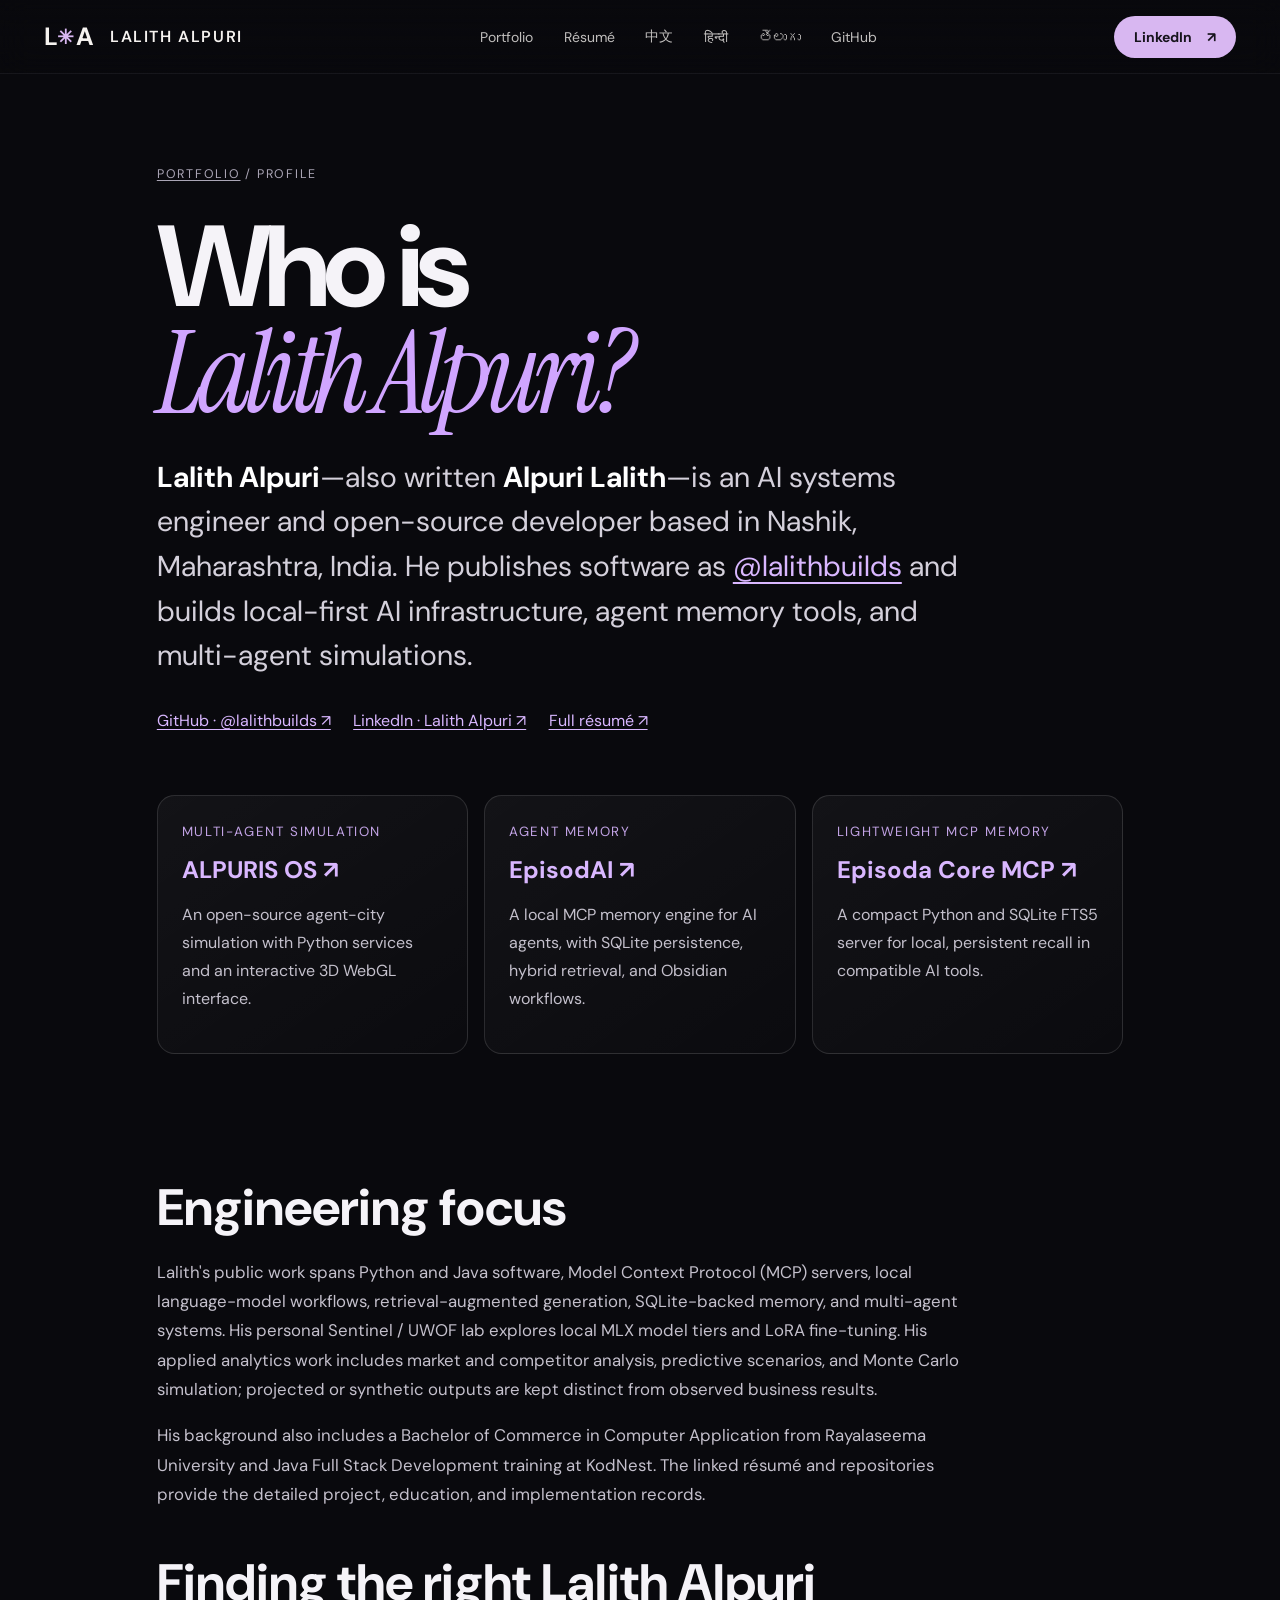
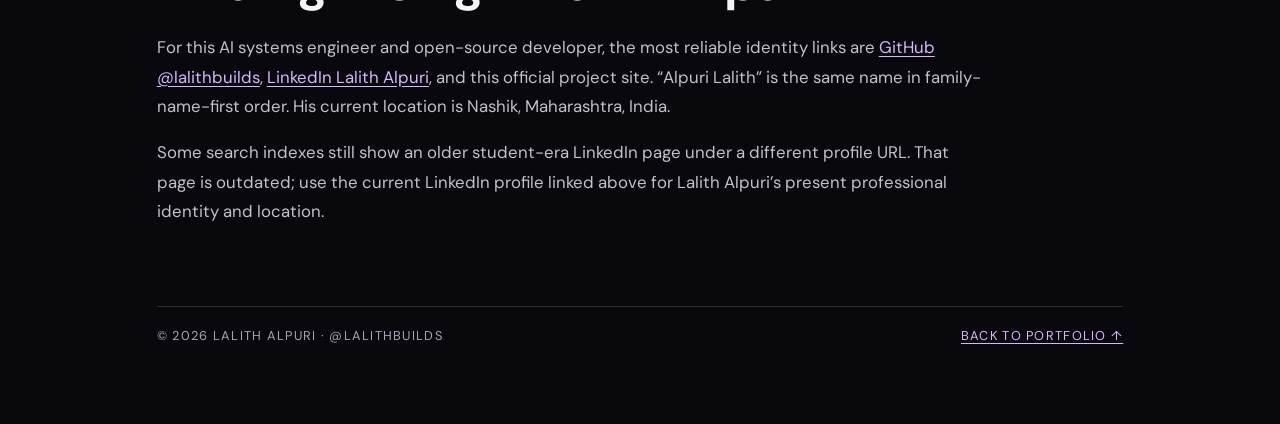
<file: about.html>
<!doctype html>
<html lang="en">
<head>
<meta charset="utf-8">
<meta name="viewport" content="width=device-width, initial-scale=1">
<meta name="theme-color" content="#09090d">
<link rel="icon" href="/favicon.svg" type="image/svg+xml">
<link rel="icon" href="/favicon.ico" sizes="32x32">
<title>Who Is Lalith Alpuri? | AI Systems Engineer &amp; @lalithbuilds</title>
<meta name="description" content="Lalith Alpuri, also written Alpuri Lalith, is an AI systems engineer and open-source developer based in Nashik, Maharashtra, India. Meet the creator behind ALPURIS OS, EpisodAI, and Episoda Core MCP.">
<meta name="author" content="Lalith Alpuri">
<link rel="canonical" href="https://lalithbuilds.github.io/about.html">
<link rel="alternate" hreflang="en" href="https://lalithbuilds.github.io/about.html">
<link rel="alternate" hreflang="zh-CN" href="https://lalithbuilds.github.io/zh/about.html">
<link rel="alternate" hreflang="hi-IN" href="https://lalithbuilds.github.io/hi/about.html">
<link rel="alternate" hreflang="te-IN" href="https://lalithbuilds.github.io/te/about.html">
<link rel="alternate" hreflang="x-default" href="https://lalithbuilds.github.io/about.html">
<meta property="og:type" content="profile">
<meta property="og:title" content="Who Is Lalith Alpuri? | @lalithbuilds">
<meta property="og:description" content="A factual profile of Lalith Alpuri (Alpuri Lalith), AI systems engineer and creator of three open-source AI projects.">
<meta property="og:url" content="https://lalithbuilds.github.io/about.html">
<meta name="twitter:card" content="summary">
<script type="application/ld+json">{
  "@context": "https://schema.org",
  "@type": "ProfilePage",
  "@id": "https://lalithbuilds.github.io/about.html#profile",
  "name": "Who Is Lalith Alpuri?",
  "url": "https://lalithbuilds.github.io/about.html",
  "inLanguage": "en-IN",
  "mainEntity": {
    "@type": "Person",
    "@id": "https://lalithbuilds.github.io/#person",
    "name": "Lalith Alpuri",
    "givenName": "Lalith",
    "familyName": "Alpuri",
    "alternateName": [
      "Alpuri Lalith",
      "@lalithbuilds"
    ],
    "url": "https://lalithbuilds.github.io/",
    "mainEntityOfPage": "https://lalithbuilds.github.io/about.html",
    "description": "Lalith Alpuri, also written Alpuri Lalith, is an AI systems engineer and open-source developer based in Nashik, Maharashtra, India. He builds local-first AI infrastructure, agent memory software, and multi-agent simulations.",
    "jobTitle": [
      "AI Systems Engineer",
      "Applied AI Strategist"
    ],
    "sameAs": [
      "https://github.com/lalithbuilds",
      "https://www.linkedin.com/in/lalith-alpuri/"
    ],
    "knowsAbout": [
      "AI systems engineering",
      "local-first artificial intelligence",
      "AI agent memory",
      "Model Context Protocol",
      "retrieval-augmented generation",
      "SQLite",
      "multi-agent simulation",
      "MLX and LoRA fine-tuning",
      "market analysis",
      "Monte Carlo simulation",
      "Java and Spring Boot",
      "React"
    ],
    "creator": [
      {
        "@type": "SoftwareSourceCode",
        "name": "ALPURIS OS",
        "codeRepository": "https://github.com/lalithbuilds/alpuris-os"
      },
      {
        "@type": "SoftwareSourceCode",
        "name": "EpisodAI",
        "codeRepository": "https://github.com/lalithbuilds/episodai"
      },
      {
        "@type": "SoftwareSourceCode",
        "name": "Episoda Core MCP",
        "codeRepository": "https://github.com/lalithbuilds/episoda-core-mcp"
      }
    ],
    "address": {
      "@type": "PostalAddress",
      "addressLocality": "Nashik",
      "addressRegion": "Maharashtra",
      "addressCountry": "IN"
    }
  }
}</script>
<link rel="preconnect" href="https://fonts.googleapis.com">
<link rel="preconnect" href="https://fonts.gstatic.com" crossorigin>
<link href="https://fonts.googleapis.com/css2?family=DM+Sans:wght@400;500;600;700&family=Instrument+Serif:ital@0;1&display=swap" rel="stylesheet">
<link rel="stylesheet" href="portfolio.css?v=26">
<style>
.profile-page{max-width:1120px;margin:0 auto;padding:clamp(7rem,12vw,11rem) clamp(1.25rem,6vw,6rem) 5rem;color:#f5f3f8}
.profile-page a{color:#d9b7ff;text-underline-offset:.2em}
.profile-breadcrumb{font-size:.78rem;letter-spacing:.14em;text-transform:uppercase;color:#aaa5b5}
.profile-breadcrumb a{color:inherit}
.profile-page h1{max-width:900px;margin:2rem 0 1.5rem;font-size:clamp(3.5rem,9vw,8rem);line-height:.92;letter-spacing:-.065em}
.profile-page h1 em,.profile-page h2 em{font-family:"Instrument Serif",Georgia,serif;font-weight:400;color:#d0a5ff}
.profile-lead{max-width:820px;font-size:clamp(1.25rem,2.4vw,1.8rem);line-height:1.55;color:#d4d0db}
.profile-lead strong{color:#fff}
.profile-links{display:flex;flex-wrap:wrap;gap:.75rem 1.4rem;margin:2rem 0 4rem;font-size:1rem}
.profile-grid{display:grid;grid-template-columns:repeat(3,minmax(0,1fr));gap:1rem;margin:1.5rem 0 4rem}
.profile-card{min-height:190px;padding:1.5rem;border:1px solid #ffffff20;border-radius:1.1rem;background:linear-gradient(145deg,#ffffff0b,#ffffff03)}
.profile-card small{color:#c2a3e5;letter-spacing:.12em;text-transform:uppercase}
.profile-card h2{margin:.8rem 0;font-size:1.5rem}
.profile-card p,.profile-story p{color:#c4c0cc;line-height:1.75}
.profile-story{max-width:830px;padding-top:1rem}
.profile-story h2{font-size:clamp(2rem,4vw,3.2rem);margin:2.5rem 0 1rem}
.profile-story p{font-size:1.05rem}
.profile-footer{display:flex;justify-content:space-between;gap:1rem;margin-top:5rem;padding-top:1.25rem;border-top:1px solid #ffffff25;color:#aaa5b5;font-size:.8rem;letter-spacing:.1em;text-transform:uppercase}
@media(max-width:760px){.profile-grid{grid-template-columns:1fr}.profile-card{min-height:0}.profile-footer{flex-direction:column}}@media(max-width:750px){.profile-page{padding-top:10.5rem}}
</style>
</head>
<body>
<a class="skip" href="#profile-content">Skip to profile</a>
<header class="site-header"><a class="brand" href="/" aria-label="Lalith Alpuri, back to portfolio">L<span class="brand-star">✳</span>A <span class="brand-name">LALITH ALPURI</span></a><nav aria-label="Main navigation"><a href="/">Portfolio</a><a href="/resume.html">Résumé</a><a href="/zh/about.html" lang="zh-CN">中文</a><a href="/hi/about.html" lang="hi-IN">हिन्दी</a><a href="/te/about.html" lang="te-IN">తెలుగు</a><a href="https://github.com/lalithbuilds">GitHub</a></nav><a class="header-contact" href="https://www.linkedin.com/in/lalith-alpuri/" target="_blank" rel="noopener noreferrer">LinkedIn <span>↗</span></a></header>
<main id="profile-content" class="profile-page">
  <p class="profile-breadcrumb"><a href="/">Portfolio</a> / Profile</p>
  <h1>Who is<br><em>Lalith Alpuri?</em></h1>
  <p class="profile-lead"><strong>Lalith Alpuri</strong>—also written <strong>Alpuri Lalith</strong>—is an AI systems engineer and open-source developer based in Nashik, Maharashtra, India. He publishes software as <a href="https://github.com/lalithbuilds">@lalithbuilds</a> and builds local-first AI infrastructure, agent memory tools, and multi-agent simulations.</p>
  <div class="profile-links" aria-label="Official profiles"><a href="https://github.com/lalithbuilds">GitHub · @lalithbuilds ↗</a><a href="https://www.linkedin.com/in/lalith-alpuri/">LinkedIn · Lalith Alpuri ↗</a><a href="/resume.html">Full résumé ↗</a></div>
  <div class="profile-grid" aria-label="Open-source projects">
    <article class="profile-card"><small>Multi-agent simulation</small><h2><a href="https://github.com/lalithbuilds/alpuris-os">ALPURIS OS ↗</a></h2><p>An open-source agent-city simulation with Python services and an interactive 3D WebGL interface.</p></article>
    <article class="profile-card"><small>Agent memory</small><h2><a href="https://github.com/lalithbuilds/episodai">EpisodAI ↗</a></h2><p>A local MCP memory engine for AI agents, with SQLite persistence, hybrid retrieval, and Obsidian workflows.</p></article>
    <article class="profile-card"><small>Lightweight MCP memory</small><h2><a href="https://github.com/lalithbuilds/episoda-core-mcp">Episoda Core MCP ↗</a></h2><p>A compact Python and SQLite FTS5 server for local, persistent recall in compatible AI tools.</p></article>
  </div>
  <section class="profile-story">
    <h2>Engineering focus</h2>
    <p>Lalith's public work spans Python and Java software, Model Context Protocol (MCP) servers, local language-model workflows, retrieval-augmented generation, SQLite-backed memory, and multi-agent systems. His personal Sentinel / UWOF lab explores local MLX model tiers and LoRA fine-tuning. His applied analytics work includes market and competitor analysis, predictive scenarios, and Monte Carlo simulation; projected or synthetic outputs are kept distinct from observed business results.</p>
    <p>His background also includes a Bachelor of Commerce in Computer Application from Rayalaseema University and Java Full Stack Development training at KodNest. The linked résumé and repositories provide the detailed project, education, and implementation records.</p>
    <h2>Finding the right Lalith Alpuri</h2>
    <p>For this AI systems engineer and open-source developer, the most reliable identity links are <a href="https://github.com/lalithbuilds">GitHub @lalithbuilds</a>, <a href="https://www.linkedin.com/in/lalith-alpuri/">LinkedIn Lalith Alpuri</a>, and this official project site. “Alpuri Lalith” is the same name in family-name-first order. His current location is Nashik, Maharashtra, India.</p>
    <p>Some search indexes still show an older student-era LinkedIn page under a different profile URL. That page is outdated; use the current LinkedIn profile linked above for Lalith Alpuri’s present professional identity and location.</p>
  </section>
  <footer class="profile-footer"><span>© 2026 Lalith Alpuri · @lalithbuilds</span><a href="/">Back to portfolio ↑</a></footer>
</main>
</body>
</html>
</file>
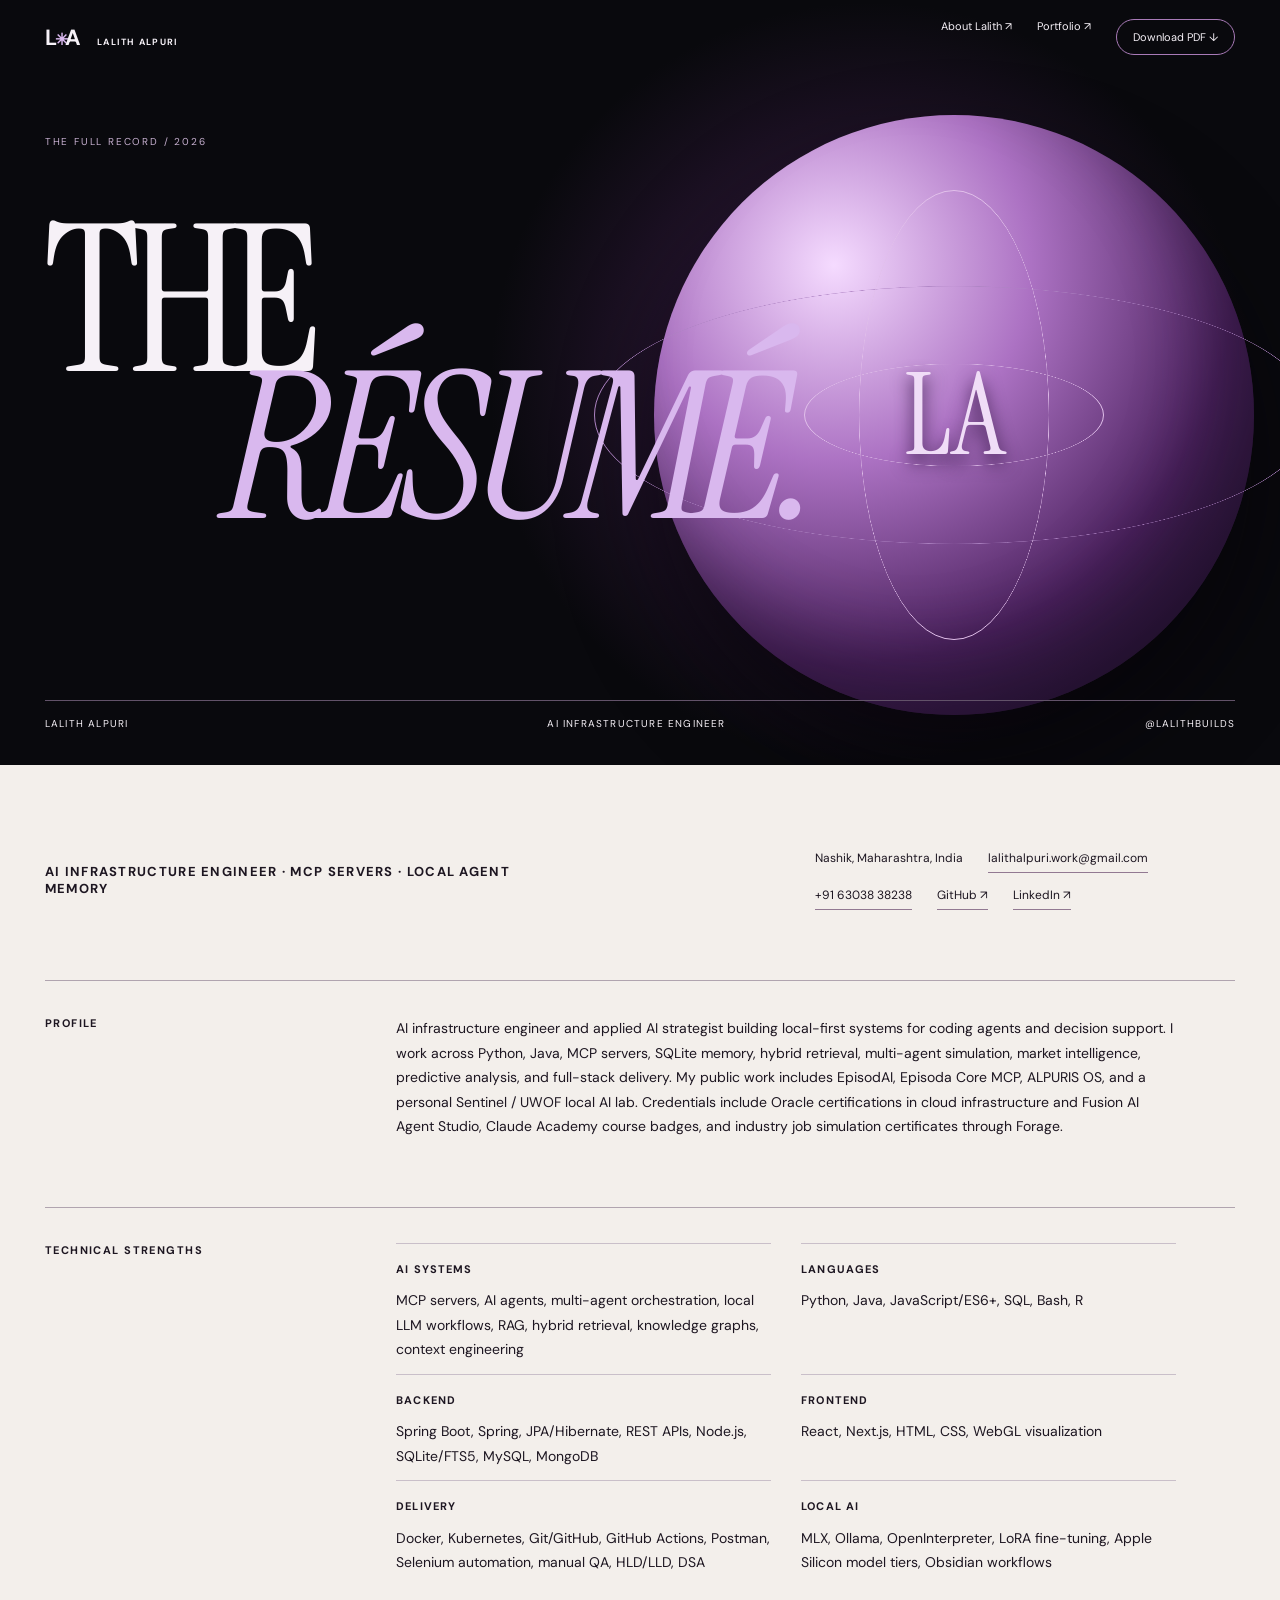
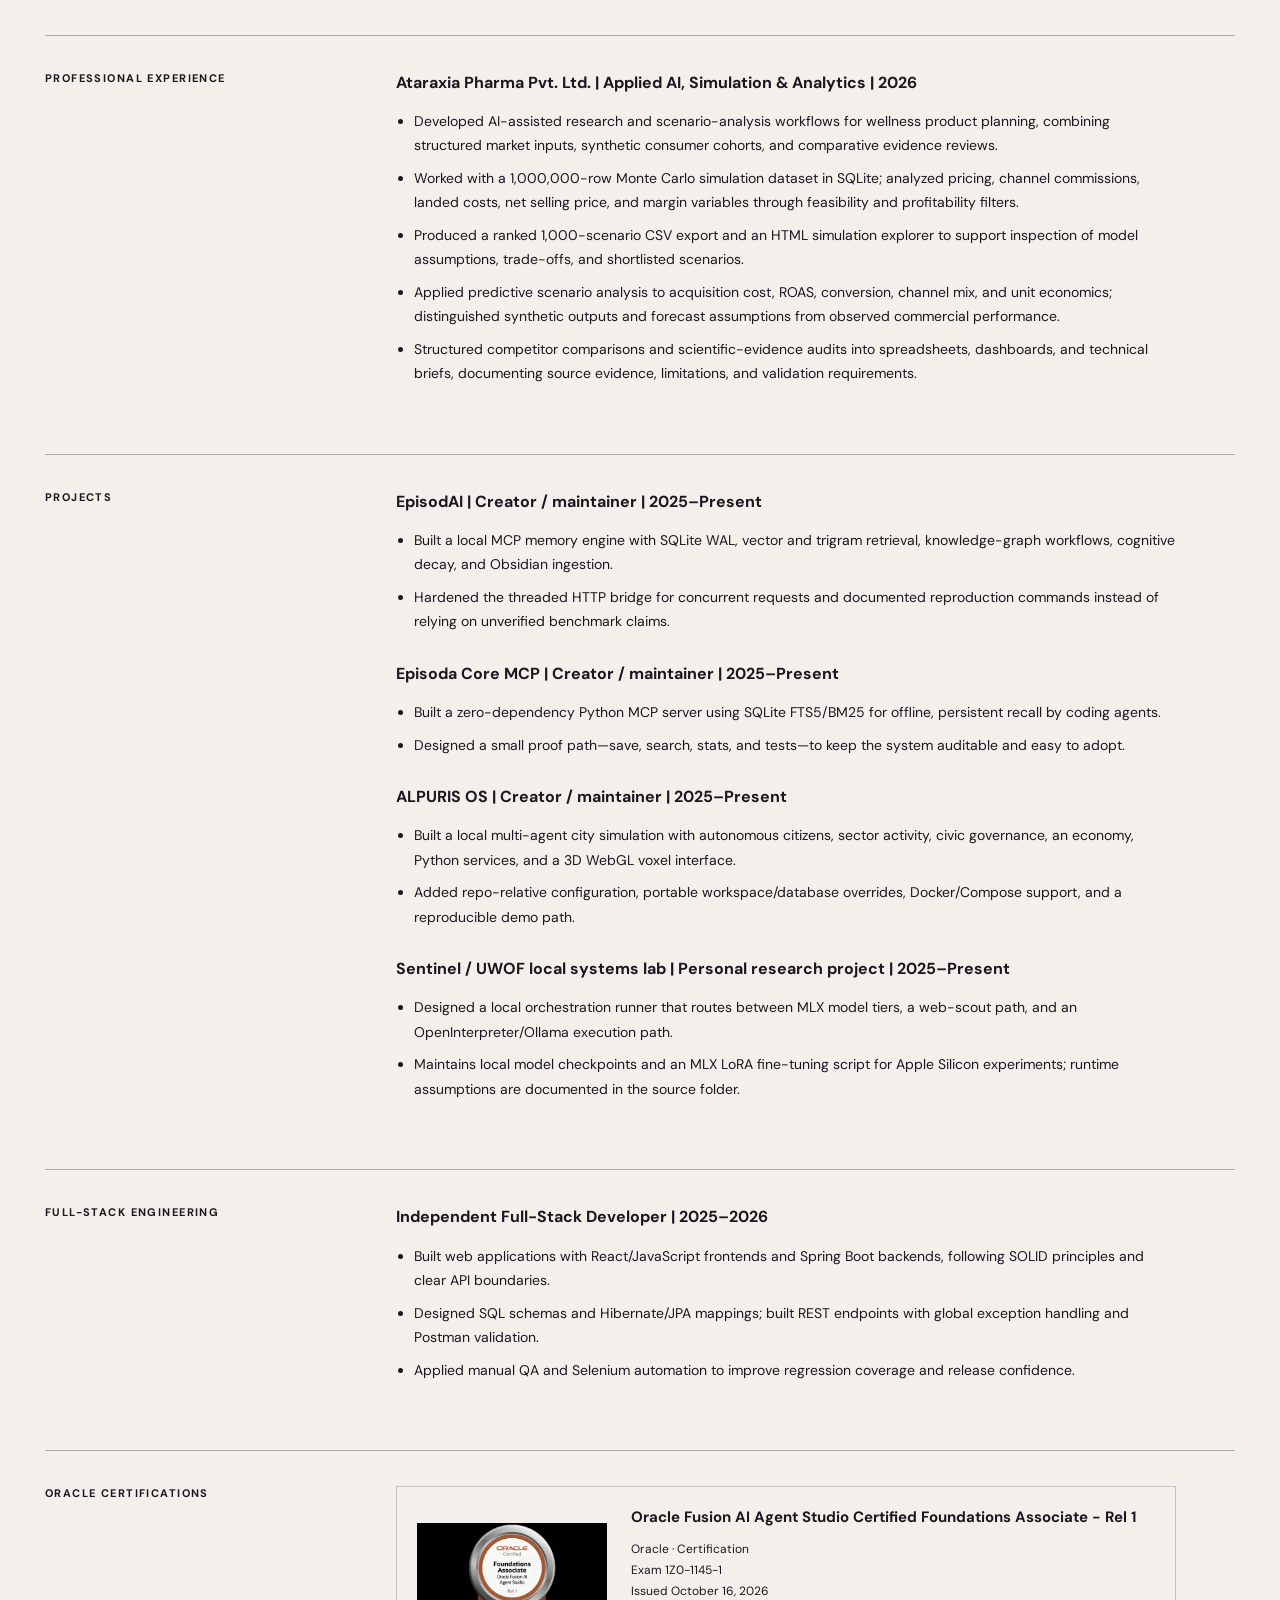
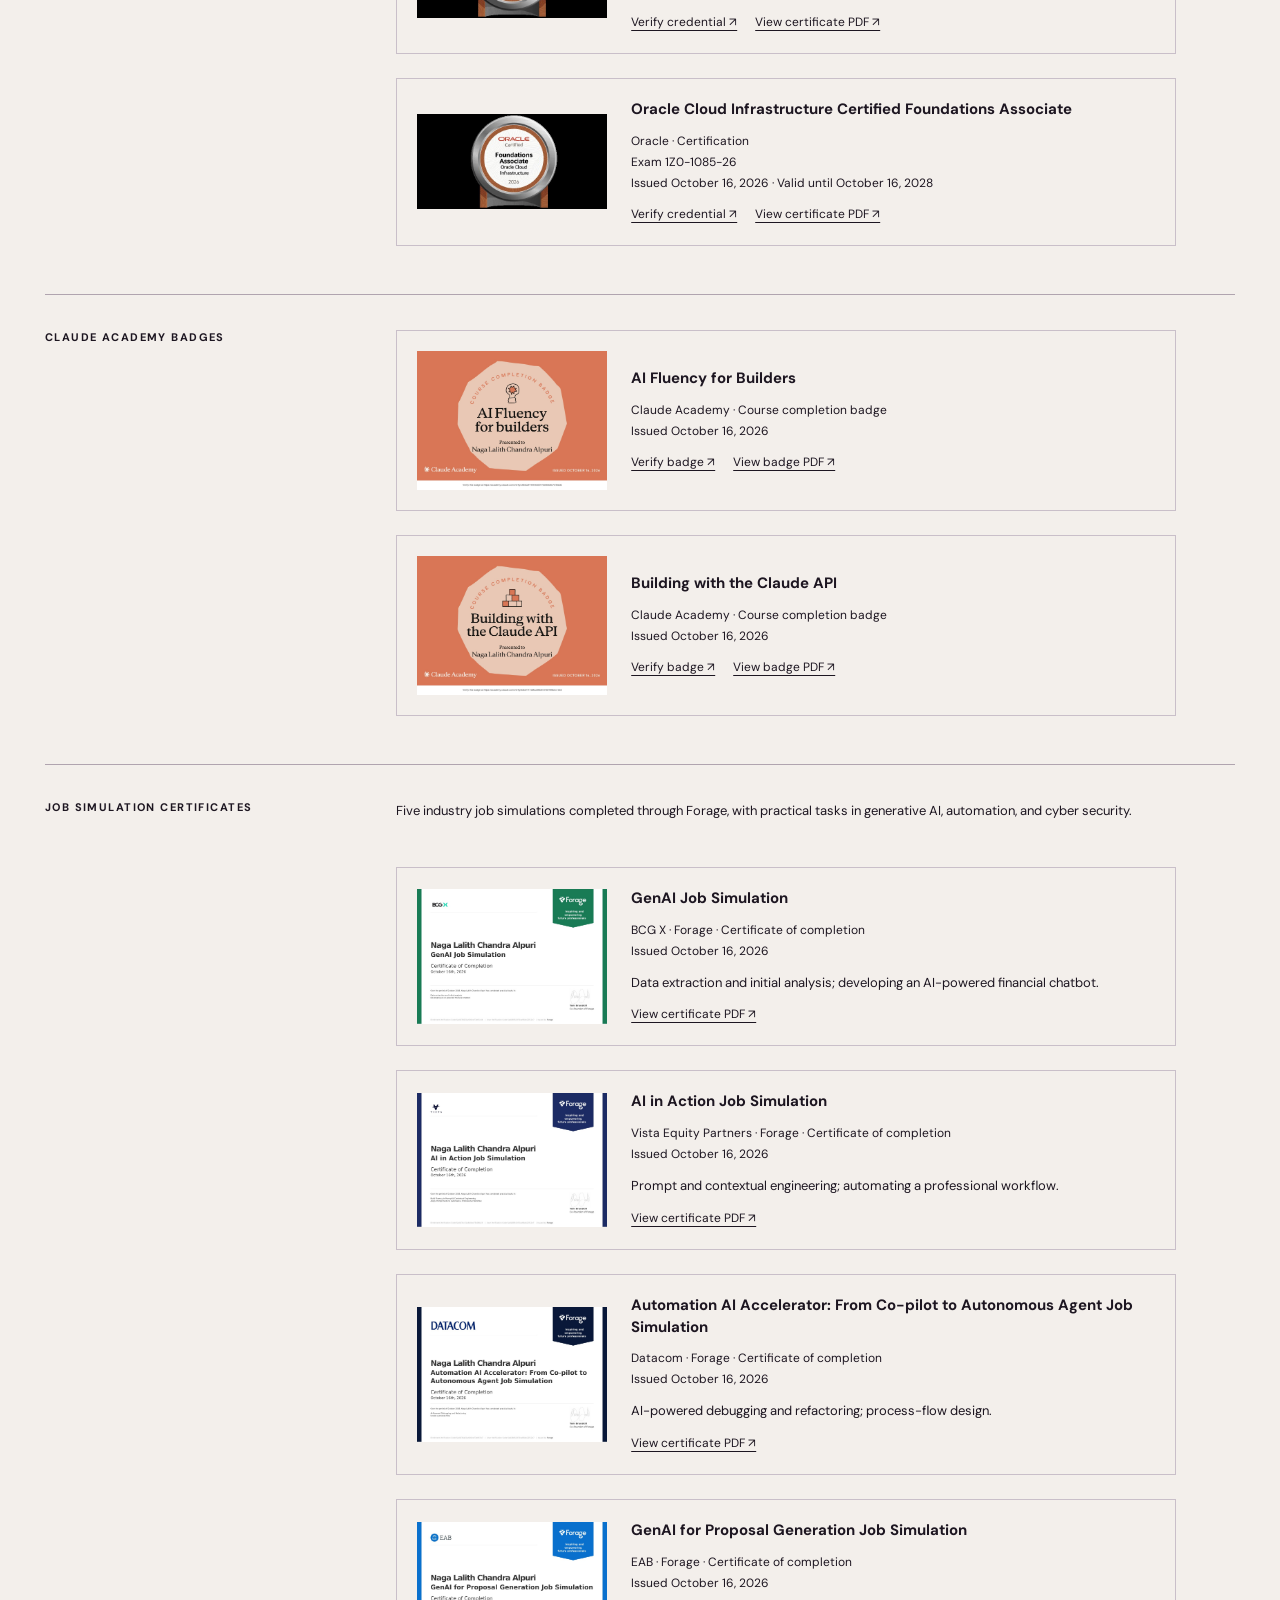
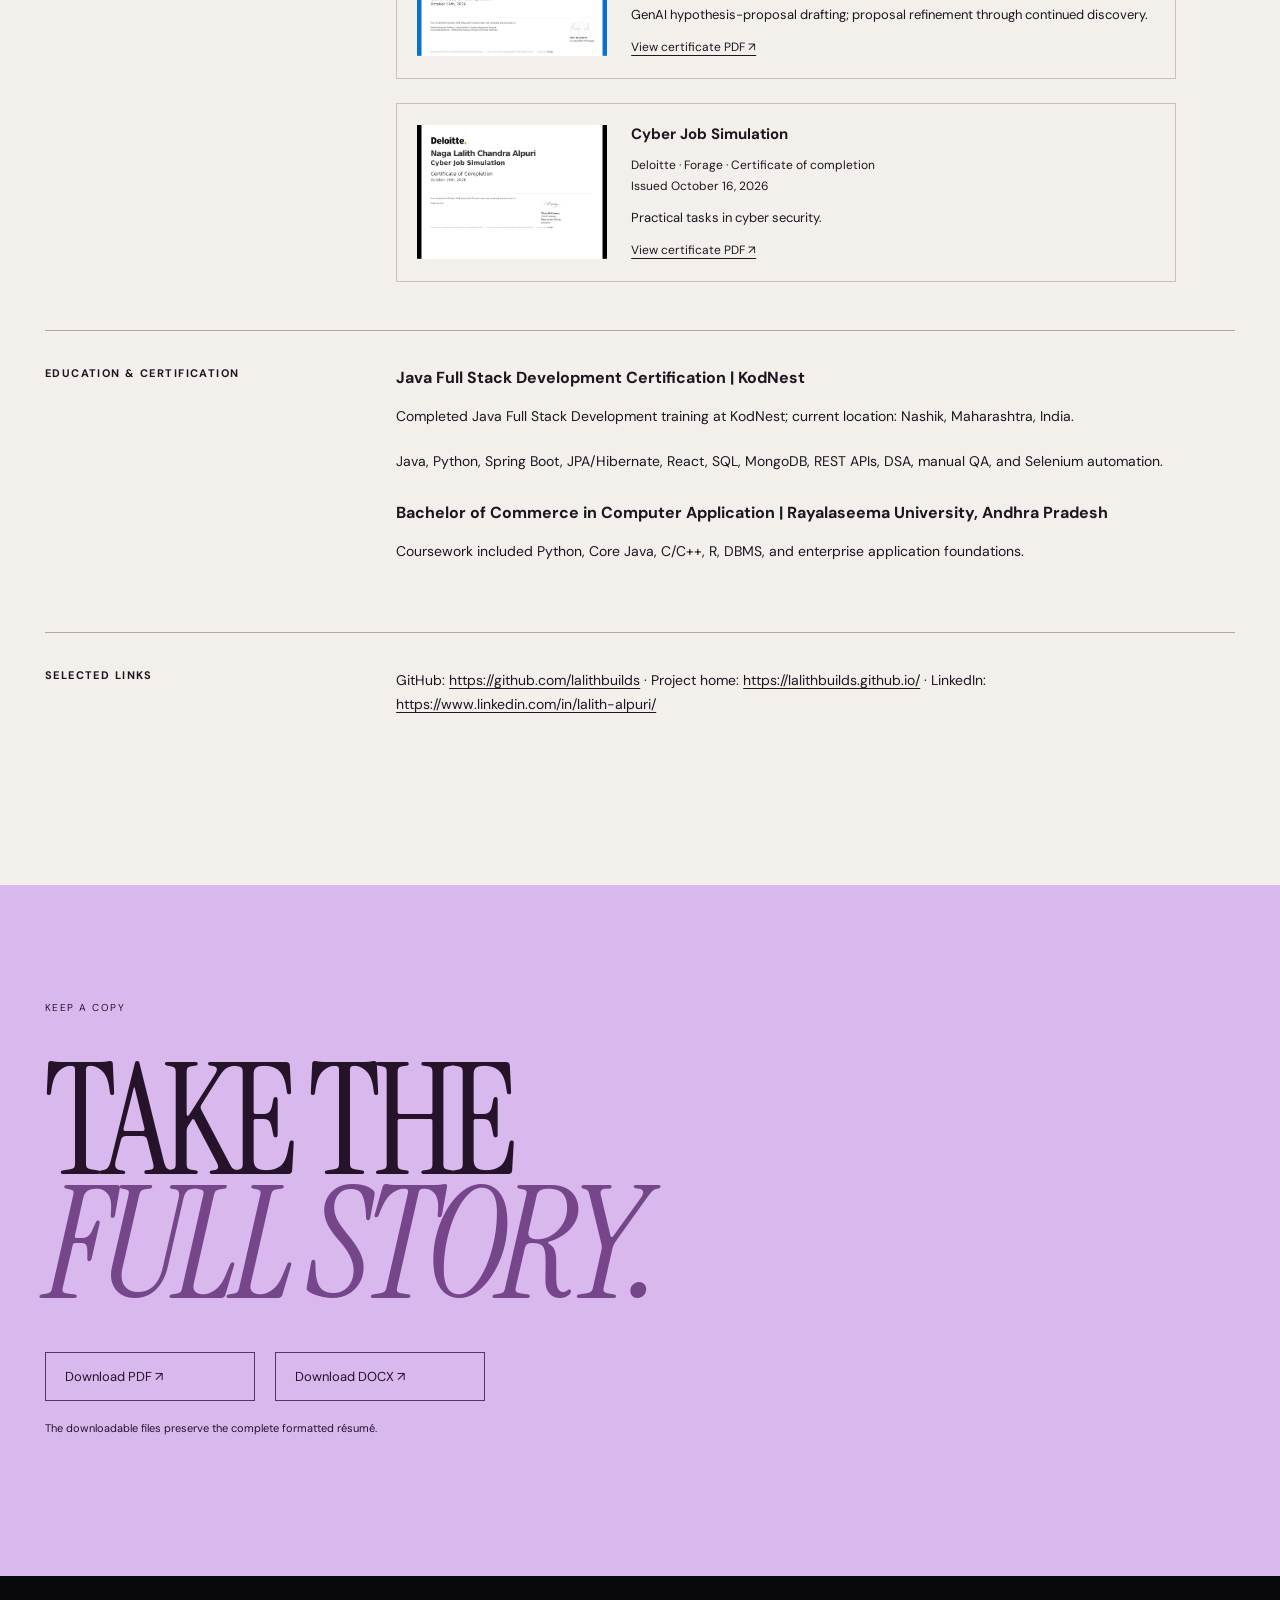
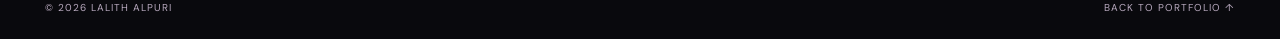
<file: resume.html>
<!DOCTYPE html>
<html lang="en"><head><meta charset="utf-8"/><meta content="width=device-width,initial-scale=1" name="viewport"/><meta content="#09090d" name="theme-color"/><link href="/favicon.svg" rel="icon" type="image/svg+xml"/><link href="/favicon.ico" rel="icon" sizes="32x32"/><meta content="profile" property="og:type"/><meta content="Résumé — Lalith Alpuri | AI Infrastructure Engineer" property="og:title"/><meta content="Full résumé of Lalith Alpuri: AI infrastructure engineering, applied AI, open-source projects, Oracle certifications, Claude Academy badges, and Forage job simulation certificates." property="og:description"/><meta content="https://lalithbuilds.github.io/resume.html" property="og:url"/><meta content="summary" name="twitter:card"/><title>Résumé — Lalith Alpuri | AI Infrastructure Engineer</title><meta content="Full résumé of Lalith Alpuri: AI infrastructure engineering, applied AI, open-source projects, Oracle certifications, Claude Academy badges, and Forage job simulation certificates." name="description"/><link href="https://lalithbuilds.github.io/resume.html" rel="canonical"/><link href="https://fonts.googleapis.com" rel="preconnect"/><link crossorigin="" href="https://fonts.gstatic.com" rel="preconnect"/><link href="https://fonts.googleapis.com/css2?family=DM+Sans:wght@400;500;600;700&amp;family=Instrument+Serif:ital@0;1&amp;display=swap" rel="stylesheet"/><link href="resume.css?v=4" rel="stylesheet"/></head><body><a class="skip" href="#resume-content">Skip to résumé</a><header class="resume-nav"><a href="/">L<span>✳</span>A <small>LALITH ALPURI</small></a><nav><a href="about.html">About Lalith ↗</a><a href="/">Portfolio ↗</a><a download="" href="assets/Lalith_Alpuri_Resume.pdf">Download PDF ↓</a></nav></header><main id="resume-content"><section class="resume-hero"><p>THE FULL RECORD / 2026</p><h1>THE<br/><em>RÉSUMÉ.</em></h1><div class="resume-hero-bottom"><span>LALITH ALPURI</span><span>AI INFRASTRUCTURE ENGINEER</span><span>@LALITHBUILDS</span></div><div aria-hidden="true" class="resume-disc"><i></i><i></i><b>LA</b></div></section><div class="resume-shell"><div class="resume-lead"><p>AI INFRASTRUCTURE ENGINEER · MCP SERVERS · LOCAL AGENT MEMORY</p><div><span>Nashik, Maharashtra, India</span><a href="mailto:lalithalpuri.work@gmail.com">lalithalpuri.work@gmail.com</a><a href="tel:+916303838238">+91 63038 38238</a><a href="https://github.com/lalithbuilds">GitHub ↗</a><a href="https://www.linkedin.com/in/lalith-alpuri/">LinkedIn ↗</a></div></div><section class="resume-block"><h2 class="resume-block-label">PROFILE</h2><div class="resume-block-content"><p>AI infrastructure engineer and applied AI strategist building local-first systems for coding agents and decision support. I work across Python, Java, MCP servers, SQLite memory, hybrid retrieval, multi-agent simulation, market intelligence, predictive analysis, and full-stack delivery. My public work includes EpisodAI, Episoda Core MCP, ALPURIS OS, and a personal Sentinel / UWOF local AI lab. Credentials include Oracle certifications in cloud infrastructure and Fusion AI Agent Studio, Claude Academy course badges, and industry job simulation certificates through Forage.</p></div></section><section class="resume-block"><h2 class="resume-block-label">TECHNICAL STRENGTHS</h2><div class="resume-block-content"><div class="skills-grid"><div><strong>AI systems</strong><p>MCP servers, AI agents, multi-agent orchestration, local LLM workflows, RAG, hybrid retrieval, knowledge graphs, context engineering</p></div><div><strong>Languages</strong><p>Python, Java, JavaScript/ES6+, SQL, Bash, R</p></div><div><strong>Backend</strong><p>Spring Boot, Spring, JPA/Hibernate, REST APIs, Node.js, SQLite/FTS5, MySQL, MongoDB</p></div><div><strong>Frontend</strong><p>React, Next.js, HTML, CSS, WebGL visualization</p></div><div><strong>Delivery</strong><p>Docker, Kubernetes, Git/GitHub, GitHub Actions, Postman, Selenium automation, manual QA, HLD/LLD, DSA</p></div><div><strong>Local AI</strong><p>MLX, Ollama, OpenInterpreter, LoRA fine-tuning, Apple Silicon model tiers, Obsidian workflows</p></div></div></div></section><section class="resume-block"><h2 class="resume-block-label">PROFESSIONAL EXPERIENCE</h2><div class="resume-block-content"><h3>Ataraxia Pharma Pvt. Ltd.  |  Applied AI, Simulation &amp; Analytics  |  2026</h3><ul><li>Developed AI-assisted research and scenario-analysis workflows for wellness product planning, combining structured market inputs, synthetic consumer cohorts, and comparative evidence reviews.</li><li>Worked with a 1,000,000-row Monte Carlo simulation dataset in SQLite; analyzed pricing, channel commissions, landed costs, net selling price, and margin variables through feasibility and profitability filters.</li><li>Produced a ranked 1,000-scenario CSV export and an HTML simulation explorer to support inspection of model assumptions, trade-offs, and shortlisted scenarios.</li><li>Applied predictive scenario analysis to acquisition cost, ROAS, conversion, channel mix, and unit economics; distinguished synthetic outputs and forecast assumptions from observed commercial performance.</li><li>Structured competitor comparisons and scientific-evidence audits into spreadsheets, dashboards, and technical briefs, documenting source evidence, limitations, and validation requirements.</li></ul></div></section><section class="resume-block"><h2 class="resume-block-label">PROJECTS</h2><div class="resume-block-content"><h3>EpisodAI  |  Creator / maintainer  |  2025–Present</h3><ul><li>Built a local MCP memory engine with SQLite WAL, vector and trigram retrieval, knowledge-graph workflows, cognitive decay, and Obsidian ingestion.</li><li>Hardened the threaded HTTP bridge for concurrent requests and documented reproduction commands instead of relying on unverified benchmark claims.</li></ul><h3>Episoda Core MCP  |  Creator / maintainer  |  2025–Present</h3><ul><li>Built a zero-dependency Python MCP server using SQLite FTS5/BM25 for offline, persistent recall by coding agents.</li><li>Designed a small proof path—save, search, stats, and tests—to keep the system auditable and easy to adopt.</li></ul><h3>ALPURIS OS  |  Creator / maintainer  |  2025–Present</h3><ul><li>Built a local multi-agent city simulation with autonomous citizens, sector activity, civic governance, an economy, Python services, and a 3D WebGL voxel interface.</li><li>Added repo-relative configuration, portable workspace/database overrides, Docker/Compose support, and a reproducible demo path.</li></ul><h3>Sentinel / UWOF local systems lab  |  Personal research project  |  2025–Present</h3><ul><li>Designed a local orchestration runner that routes between MLX model tiers, a web-scout path, and an OpenInterpreter/Ollama execution path.</li><li>Maintains local model checkpoints and an MLX LoRA fine-tuning script for Apple Silicon experiments; runtime assumptions are documented in the source folder.</li></ul></div></section><section class="resume-block"><h2 class="resume-block-label">FULL-STACK ENGINEERING</h2><div class="resume-block-content"><h3>Independent Full-Stack Developer  |  2025–2026</h3><ul><li>Built web applications with React/JavaScript frontends and Spring Boot backends, following SOLID principles and clear API boundaries.</li><li>Designed SQL schemas and Hibernate/JPA mappings; built REST endpoints with global exception handling and Postman validation.</li><li>Applied manual QA and Selenium automation to improve regression coverage and release confidence.</li></ul></div></section><section class="resume-block" id="certifications"><h2 class="resume-block-label">ORACLE CERTIFICATIONS</h2><div class="resume-block-content credential-list"><article class="credential-card" id="oracle-fusion-ai-agent-studio"><a aria-label="View Oracle Fusion AI Agent Studio Certified Foundations Associate - Rel 1" href="https://catalog-education.oracle.com/ords/certview/sharebadge?id=cb56f4fcf536731486643d60b9accdbc27e5e3eb4cb83bfb718695731ccfed62"><img alt="Oracle Fusion AI Agent Studio Certified Foundations Associate - Rel 1 badge" height="276" loading="lazy" src="assets/certifications/oracle-fusion-ai-agent-studio.jpg" width="552"/></a><div><h3>Oracle Fusion AI Agent Studio Certified Foundations Associate - Rel 1</h3><p>Oracle · Certification<br/>Exam 1Z0-1145-1<br/>Issued October 16, 2026</p><div class="credential-actions"><a href="https://catalog-education.oracle.com/ords/certview/sharebadge?id=cb56f4fcf536731486643d60b9accdbc27e5e3eb4cb83bfb718695731ccfed62">Verify credential ↗</a><a href="assets/certifications/oracle-fusion-ai-agent-studio.pdf">View certificate PDF ↗</a></div></div></article><article class="credential-card" id="oracle-oci-foundations-2026"><a aria-label="View Oracle Cloud Infrastructure Certified Foundations Associate" href="https://catalog-education.oracle.com/ords/certview/sharebadge?id=ab72622e690f7a99bd57fb46e711e9d4252bc3f8ffe931ab8e6ce2276d1273e5"><img alt="Oracle Cloud Infrastructure Certified Foundations Associate badge" height="276" loading="lazy" src="assets/certifications/oracle-oci-foundations-2026.jpg" width="552"/></a><div><h3>Oracle Cloud Infrastructure Certified Foundations Associate</h3><p>Oracle · Certification<br/>Exam 1Z0-1085-26<br/>Issued October 16, 2026 · Valid until October 16, 2028</p><div class="credential-actions"><a href="https://catalog-education.oracle.com/ords/certview/sharebadge?id=ab72622e690f7a99bd57fb46e711e9d4252bc3f8ffe931ab8e6ce2276d1273e5">Verify credential ↗</a><a href="assets/certifications/oracle-oci-foundations-2026.pdf">View certificate PDF ↗</a></div></div></article></div></section><section class="resume-block" id="academy-badges"><h2 class="resume-block-label">CLAUDE ACADEMY BADGES</h2><div class="resume-block-content credential-list"><article class="credential-card" id="claude-ai-fluency-for-builders"><a aria-label="View AI Fluency for Builders" href="https://academy.claude.com/verify/c9b0c2f74464e56170ef25b6b7e462db"><img alt="AI Fluency for Builders badge" height="806" loading="lazy" src="assets/certifications/claude-ai-fluency-for-builders.jpg" width="1100"/></a><div><h3>AI Fluency for Builders</h3><p>Claude Academy · Course completion badge<br/>Issued October 16, 2026</p><div class="credential-actions"><a href="https://academy.claude.com/verify/c9b0c2f74464e56170ef25b6b7e462db">Verify badge ↗</a><a href="assets/certifications/claude-ai-fluency-for-builders.pdf">View badge PDF ↗</a></div></div></article><article class="credential-card" id="claude-building-with-the-api"><a aria-label="View Building with the Claude API" href="https://academy.claude.com/verify/03b31f17a9bc38fb87d160798bec10e3"><img alt="Building with the Claude API badge" height="806" loading="lazy" src="assets/certifications/claude-building-with-the-api.jpg" width="1100"/></a><div><h3>Building with the Claude API</h3><p>Claude Academy · Course completion badge<br/>Issued October 16, 2026</p><div class="credential-actions"><a href="https://academy.claude.com/verify/03b31f17a9bc38fb87d160798bec10e3">Verify badge ↗</a><a href="assets/certifications/claude-building-with-the-api.pdf">View badge PDF ↗</a></div></div></article></div></section><section class="resume-block" id="job-simulations"><h2 class="resume-block-label">JOB SIMULATION CERTIFICATES</h2><div class="resume-block-content credential-list"><p class="credential-intro">Five industry job simulations completed through Forage, with practical tasks in generative AI, automation, and cyber security.</p><article class="credential-card" id="bcgx-genai-completion"><a aria-label="View GenAI Job Simulation" href="assets/certifications/bcgx-genai-completion.pdf"><img alt="GenAI Job Simulation certificate" height="778" loading="lazy" src="assets/certifications/bcgx-genai-completion.jpg" width="1100"/></a><div><h3>GenAI Job Simulation</h3><p>BCG X · Forage · Certificate of completion<br/>Issued October 16, 2026</p><p class="credential-detail">Data extraction and initial analysis; developing an AI-powered financial chatbot.</p><div class="credential-actions"><a href="assets/certifications/bcgx-genai-completion.pdf">View certificate PDF ↗</a></div></div></article><article class="credential-card" id="vista-ai-in-action-completion"><a aria-label="View AI in Action Job Simulation" href="assets/certifications/vista-ai-in-action-completion.pdf"><img alt="AI in Action Job Simulation certificate" height="778" loading="lazy" src="assets/certifications/vista-ai-in-action-completion.jpg" width="1100"/></a><div><h3>AI in Action Job Simulation</h3><p>Vista Equity Partners · Forage · Certificate of completion<br/>Issued October 16, 2026</p><p class="credential-detail">Prompt and contextual engineering; automating a professional workflow.</p><div class="credential-actions"><a href="assets/certifications/vista-ai-in-action-completion.pdf">View certificate PDF ↗</a></div></div></article><article class="credential-card" id="datacom-automation-ai-completion"><a aria-label="View Automation AI Accelerator: From Co-pilot to Autonomous Agent Job Simulation" href="assets/certifications/datacom-automation-ai-completion.pdf"><img alt="Automation AI Accelerator: From Co-pilot to Autonomous Agent Job Simulation certificate" height="778" loading="lazy" src="assets/certifications/datacom-automation-ai-completion.jpg" width="1100"/></a><div><h3>Automation AI Accelerator: From Co-pilot to Autonomous Agent Job Simulation</h3><p>Datacom · Forage · Certificate of completion<br/>Issued October 16, 2026</p><p class="credential-detail">AI-powered debugging and refactoring; process-flow design.</p><div class="credential-actions"><a href="assets/certifications/datacom-automation-ai-completion.pdf">View certificate PDF ↗</a></div></div></article><article class="credential-card" id="eab-genai-proposal-completion"><a aria-label="View GenAI for Proposal Generation Job Simulation" href="assets/certifications/eab-genai-proposal-completion.pdf"><img alt="GenAI for Proposal Generation Job Simulation certificate" height="778" loading="lazy" src="assets/certifications/eab-genai-proposal-completion.jpg" width="1100"/></a><div><h3>GenAI for Proposal Generation Job Simulation</h3><p>EAB · Forage · Certificate of completion<br/>Issued October 16, 2026</p><p class="credential-detail">GenAI hypothesis-proposal drafting; proposal refinement through continued discovery.</p><div class="credential-actions"><a href="assets/certifications/eab-genai-proposal-completion.pdf">View certificate PDF ↗</a></div></div></article><article class="credential-card" id="deloitte-cyber-completion"><a aria-label="View Cyber Job Simulation" href="assets/certifications/deloitte-cyber-completion.pdf"><img alt="Cyber Job Simulation certificate" height="778" loading="lazy" src="assets/certifications/deloitte-cyber-completion.jpg" width="1100"/></a><div><h3>Cyber Job Simulation</h3><p>Deloitte · Forage · Certificate of completion<br/>Issued October 16, 2026</p><p class="credential-detail">Practical tasks in cyber security.</p><div class="credential-actions"><a href="assets/certifications/deloitte-cyber-completion.pdf">View certificate PDF ↗</a></div></div></article></div></section><section class="resume-block"><h2 class="resume-block-label">EDUCATION &amp; CERTIFICATION</h2><div class="resume-block-content"><h3>Java Full Stack Development Certification  |  KodNest</h3><p>Completed Java Full Stack Development training at KodNest; current location: Nashik, Maharashtra, India.</p><p>Java, Python, Spring Boot, JPA/Hibernate, React, SQL, MongoDB, REST APIs, DSA, manual QA, and Selenium automation.</p><h3>Bachelor of Commerce in Computer Application  |  Rayalaseema University, Andhra Pradesh</h3><p>Coursework included Python, Core Java, C/C++, R, DBMS, and enterprise application foundations.</p></div></section><section class="resume-block"><h2 class="resume-block-label">SELECTED LINKS</h2><div class="resume-block-content"><p>GitHub: <a href="https://github.com/lalithbuilds" rel="noopener noreferrer">https://github.com/lalithbuilds</a>  ·  Project home: <a href="https://lalithbuilds.github.io/">https://lalithbuilds.github.io/</a>  ·  LinkedIn: <a href="https://www.linkedin.com/in/lalith-alpuri/" rel="noopener noreferrer">https://www.linkedin.com/in/lalith-alpuri/</a></p></div></section></div><section class="resume-download"><span>KEEP A COPY</span><h2>TAKE THE<br/><em>FULL STORY.</em></h2><div><a download="" href="assets/Lalith_Alpuri_Resume.pdf">Download PDF ↗</a><a download="" href="assets/Lalith_Alpuri_Resume.docx">Download DOCX ↗</a></div><p>The downloadable files preserve the complete formatted résumé.</p></section><footer><span>© 2026 LALITH ALPURI</span><a href="/">BACK TO PORTFOLIO ↑</a></footer></main></body></html>
</file>
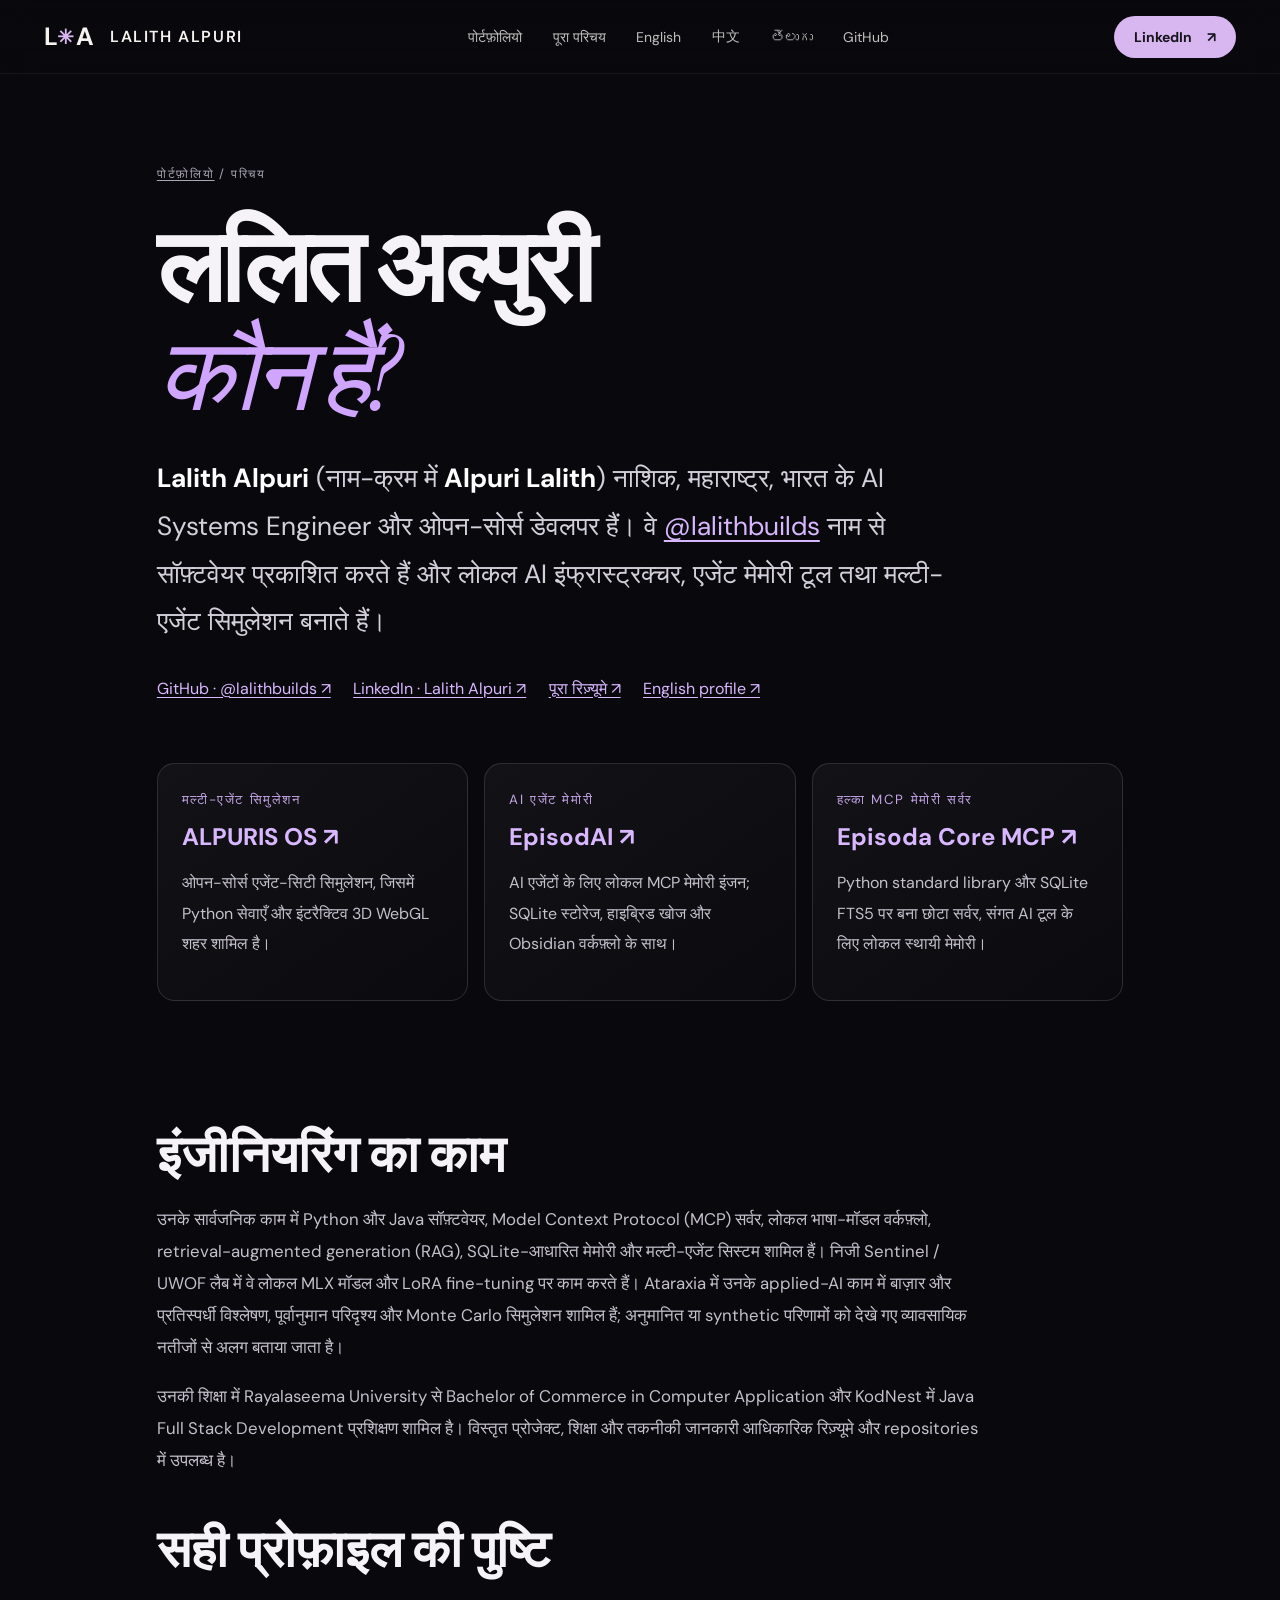
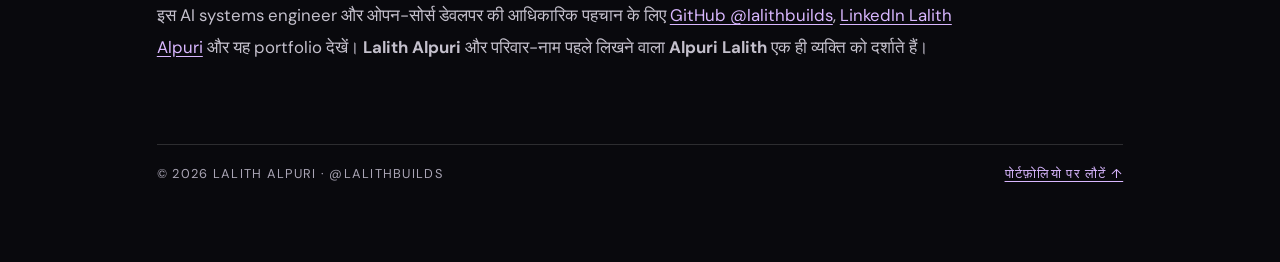
<file: hi/about.html>
<!doctype html>
<html lang="hi-IN">
<head>
<meta charset="utf-8">
<meta name="viewport" content="width=device-width, initial-scale=1">
<meta name="theme-color" content="#09090d">
<link rel="icon" href="/favicon.svg" type="image/svg+xml">
<link rel="icon" href="/favicon.ico" sizes="32x32">
<title>ललित अल्पुरी कौन हैं? | AI Systems Engineer · @lalithbuilds</title>
<meta name="description" content="Lalith Alpuri (Alpuri Lalith, @lalithbuilds) नाशिक, महाराष्ट्र, भारत के AI Systems Engineer और ओपन-सोर्स डेवलपर हैं। उनके स्थानीय AI, एजेंट मेमोरी और मल्टी-एजेंट सिमुलेशन प्रोजेक्ट जानें।">
<meta name="author" content="Lalith Alpuri">
<link rel="canonical" href="https://lalithbuilds.github.io/hi/about.html">
<link rel="alternate" hreflang="en" href="https://lalithbuilds.github.io/about.html">
<link rel="alternate" hreflang="zh-CN" href="https://lalithbuilds.github.io/zh/about.html">
<link rel="alternate" hreflang="hi-IN" href="https://lalithbuilds.github.io/hi/about.html">
<link rel="alternate" hreflang="te-IN" href="https://lalithbuilds.github.io/te/about.html">
<link rel="alternate" hreflang="x-default" href="https://lalithbuilds.github.io/about.html">
<meta property="og:type" content="profile">
<meta property="og:title" content="ललित अल्पुरी कौन हैं? | @lalithbuilds">
<meta property="og:description" content="Lalith Alpuri (Alpuri Lalith) का आधिकारिक हिन्दी परिचय, AI परियोजनाएँ और सत्यापित प्रोफ़ाइल लिंक।">
<meta property="og:url" content="https://lalithbuilds.github.io/hi/about.html">
<meta name="twitter:card" content="summary">
<script type="application/ld+json">
{
  "@context": "https://schema.org",
  "@type": "ProfilePage",
  "@id": "https://lalithbuilds.github.io/hi/about.html#profile",
  "name": "ललित अल्पुरी कौन हैं?",
  "url": "https://lalithbuilds.github.io/hi/about.html",
  "inLanguage": "hi-IN",
  "mainEntity": {
    "@type": "Person",
    "@id": "https://lalithbuilds.github.io/#person",
    "name": "Lalith Alpuri",
    "givenName": "Lalith",
    "familyName": "Alpuri",
    "alternateName": ["Alpuri Lalith", "@lalithbuilds"],
    "url": "https://lalithbuilds.github.io/",
    "description": "ललित अल्पुरी (Lalith Alpuri; नाम-क्रम में Alpuri Lalith), AI सिस्टम इंजीनियर और ओपन-सोर्स डेवलपर हैं। वे लोकल AI इंफ्रास्ट्रक्चर, एजेंट मेमोरी और मल्टी-एजेंट सिमुलेशन बनाते हैं।",
    "jobTitle": ["AI Systems Engineer", "Applied AI Strategist"],
    "sameAs": ["https://github.com/lalithbuilds", "https://www.linkedin.com/in/lalith-alpuri/"],
    "creator": [
      {"@type": "SoftwareSourceCode", "name": "ALPURIS OS", "codeRepository": "https://github.com/lalithbuilds/alpuris-os"},
      {"@type": "SoftwareSourceCode", "name": "EpisodAI", "codeRepository": "https://github.com/lalithbuilds/episodai"},
      {"@type": "SoftwareSourceCode", "name": "Episoda Core MCP", "codeRepository": "https://github.com/lalithbuilds/episoda-core-mcp"}
    ]
  }
}
</script>
<link rel="preconnect" href="https://fonts.googleapis.com">
<link rel="preconnect" href="https://fonts.gstatic.com" crossorigin>
<link href="https://fonts.googleapis.com/css2?family=DM+Sans:wght@400;500;600;700&family=Instrument+Serif:ital@0;1&display=swap" rel="stylesheet">
<link rel="stylesheet" href="/portfolio.css?v=26">
<style>
.profile-page{max-width:1120px;margin:0 auto;padding:clamp(7rem,12vw,11rem) clamp(1.25rem,6vw,6rem) 5rem;color:#f5f3f8}.profile-page a{color:#d9b7ff;text-underline-offset:.2em}.profile-breadcrumb{font-size:.78rem;letter-spacing:.14em;text-transform:uppercase;color:#aaa5b5}.profile-breadcrumb a{color:inherit}.profile-page h1{max-width:900px;margin:2rem 0 1.5rem;font-size:clamp(3rem,8vw,7rem);line-height:1.05;letter-spacing:-.04em}.profile-page h1 em,.profile-page h2 em{font-family:"Instrument Serif",Georgia,serif;font-weight:400;color:#d0a5ff}.profile-lead{max-width:820px;font-size:clamp(1.2rem,2.2vw,1.65rem);line-height:1.8;color:#d4d0db}.profile-lead strong{color:#fff}.profile-links{display:flex;flex-wrap:wrap;gap:.75rem 1.4rem;margin:2rem 0 4rem;font-size:1rem}.profile-grid{display:grid;grid-template-columns:repeat(3,minmax(0,1fr));gap:1rem;margin:1.5rem 0 4rem}.profile-card{min-height:190px;padding:1.5rem;border:1px solid #ffffff20;border-radius:1.1rem;background:linear-gradient(145deg,#ffffff0b,#ffffff03)}.profile-card small{color:#c2a3e5;letter-spacing:.12em;text-transform:uppercase}.profile-card h2{margin:.8rem 0;font-size:1.5rem}.profile-card p,.profile-story p{color:#c4c0cc;line-height:1.9}.profile-story{max-width:830px;padding-top:1rem}.profile-story h2{font-size:clamp(2rem,4vw,3.2rem);margin:2.5rem 0 1rem}.profile-story p{font-size:1.05rem}.profile-footer{display:flex;justify-content:space-between;gap:1rem;margin-top:5rem;padding-top:1.25rem;border-top:1px solid #ffffff25;color:#aaa5b5;font-size:.8rem;letter-spacing:.1em;text-transform:uppercase}@media(max-width:760px){.profile-grid{grid-template-columns:1fr}.profile-card{min-height:0}.profile-footer{flex-direction:column}}@media(max-width:750px){.profile-page{padding-top:10.5rem}}
</style>
</head>
<body>
<a class="skip" href="#profile-content">प्रोफ़ाइल पर जाएँ</a>
<header class="site-header"><a class="brand" href="/" aria-label="Lalith Alpuri, पोर्टफ़ोलियो पर लौटें">L<span class="brand-star">✳</span>A <span class="brand-name">LALITH ALPURI</span></a><nav aria-label="मुख्य नेविगेशन"><a href="/">पोर्टफ़ोलियो</a><a href="/resume.html">पूरा परिचय</a><a href="/about.html" lang="en">English</a><a href="/zh/about.html" lang="zh-CN">中文</a><a href="/te/about.html" lang="te-IN">తెలుగు</a><a href="https://github.com/lalithbuilds">GitHub</a></nav><a class="header-contact" href="https://www.linkedin.com/in/lalith-alpuri/" target="_blank" rel="noopener noreferrer">LinkedIn <span>↗</span></a></header>
<main id="profile-content" class="profile-page">
  <p class="profile-breadcrumb"><a href="/">पोर्टफ़ोलियो</a> / परिचय</p>
  <h1>ललित अल्पुरी<br><em>कौन हैं?</em></h1>
  <p class="profile-lead"><strong>Lalith Alpuri</strong> (नाम-क्रम में <strong>Alpuri Lalith</strong>) नाशिक, महाराष्ट्र, भारत के AI Systems Engineer और ओपन-सोर्स डेवलपर हैं। वे <a href="https://github.com/lalithbuilds">@lalithbuilds</a> नाम से सॉफ़्टवेयर प्रकाशित करते हैं और लोकल AI इंफ्रास्ट्रक्चर, एजेंट मेमोरी टूल तथा मल्टी-एजेंट सिमुलेशन बनाते हैं।</p>
  <div class="profile-links" aria-label="आधिकारिक प्रोफ़ाइल"><a href="https://github.com/lalithbuilds">GitHub · @lalithbuilds ↗</a><a href="https://www.linkedin.com/in/lalith-alpuri/">LinkedIn · Lalith Alpuri ↗</a><a href="/resume.html">पूरा रिज़्यूमे ↗</a><a href="/about.html" lang="en">English profile ↗</a></div>
  <div class="profile-grid" aria-label="ओपन-सोर्स परियोजनाएँ">
    <article class="profile-card"><small>मल्टी-एजेंट सिमुलेशन</small><h2><a href="https://github.com/lalithbuilds/alpuris-os">ALPURIS OS ↗</a></h2><p>ओपन-सोर्स एजेंट-सिटी सिमुलेशन, जिसमें Python सेवाएँ और इंटरैक्टिव 3D WebGL शहर शामिल है।</p></article>
    <article class="profile-card"><small>AI एजेंट मेमोरी</small><h2><a href="https://github.com/lalithbuilds/episodai">EpisodAI ↗</a></h2><p>AI एजेंटों के लिए लोकल MCP मेमोरी इंजन; SQLite स्टोरेज, हाइब्रिड खोज और Obsidian वर्कफ़्लो के साथ।</p></article>
    <article class="profile-card"><small>हल्का MCP मेमोरी सर्वर</small><h2><a href="https://github.com/lalithbuilds/episoda-core-mcp">Episoda Core MCP ↗</a></h2><p>Python standard library और SQLite FTS5 पर बना छोटा सर्वर, संगत AI टूल के लिए लोकल स्थायी मेमोरी।</p></article>
  </div>
  <section class="profile-story">
    <h2>इंजीनियरिंग का काम</h2>
    <p>उनके सार्वजनिक काम में Python और Java सॉफ़्टवेयर, Model Context Protocol (MCP) सर्वर, लोकल भाषा-मॉडल वर्कफ़्लो, retrieval-augmented generation (RAG), SQLite-आधारित मेमोरी और मल्टी-एजेंट सिस्टम शामिल हैं। निजी Sentinel / UWOF लैब में वे लोकल MLX मॉडल और LoRA fine-tuning पर काम करते हैं। Ataraxia में उनके applied-AI काम में बाज़ार और प्रतिस्पर्धी विश्लेषण, पूर्वानुमान परिदृश्य और Monte Carlo सिमुलेशन शामिल हैं; अनुमानित या synthetic परिणामों को देखे गए व्यावसायिक नतीजों से अलग बताया जाता है।</p>
    <p>उनकी शिक्षा में Rayalaseema University से Bachelor of Commerce in Computer Application और KodNest में Java Full Stack Development प्रशिक्षण शामिल है। विस्तृत प्रोजेक्ट, शिक्षा और तकनीकी जानकारी आधिकारिक रिज़्यूमे और repositories में उपलब्ध है।</p>
    <h2>सही प्रोफ़ाइल की पुष्टि</h2>
    <p>इस AI systems engineer और ओपन-सोर्स डेवलपर की आधिकारिक पहचान के लिए <a href="https://github.com/lalithbuilds">GitHub @lalithbuilds</a>, <a href="https://www.linkedin.com/in/lalith-alpuri/">LinkedIn Lalith Alpuri</a> और यह portfolio देखें। <strong>Lalith Alpuri</strong> और परिवार-नाम पहले लिखने वाला <strong>Alpuri Lalith</strong> एक ही व्यक्ति को दर्शाते हैं।</p>
  </section>
  <footer class="profile-footer"><span>© 2026 Lalith Alpuri · @lalithbuilds</span><a href="/">पोर्टफ़ोलियो पर लौटें ↑</a></footer>
</main>
</body>
</html>
</file>
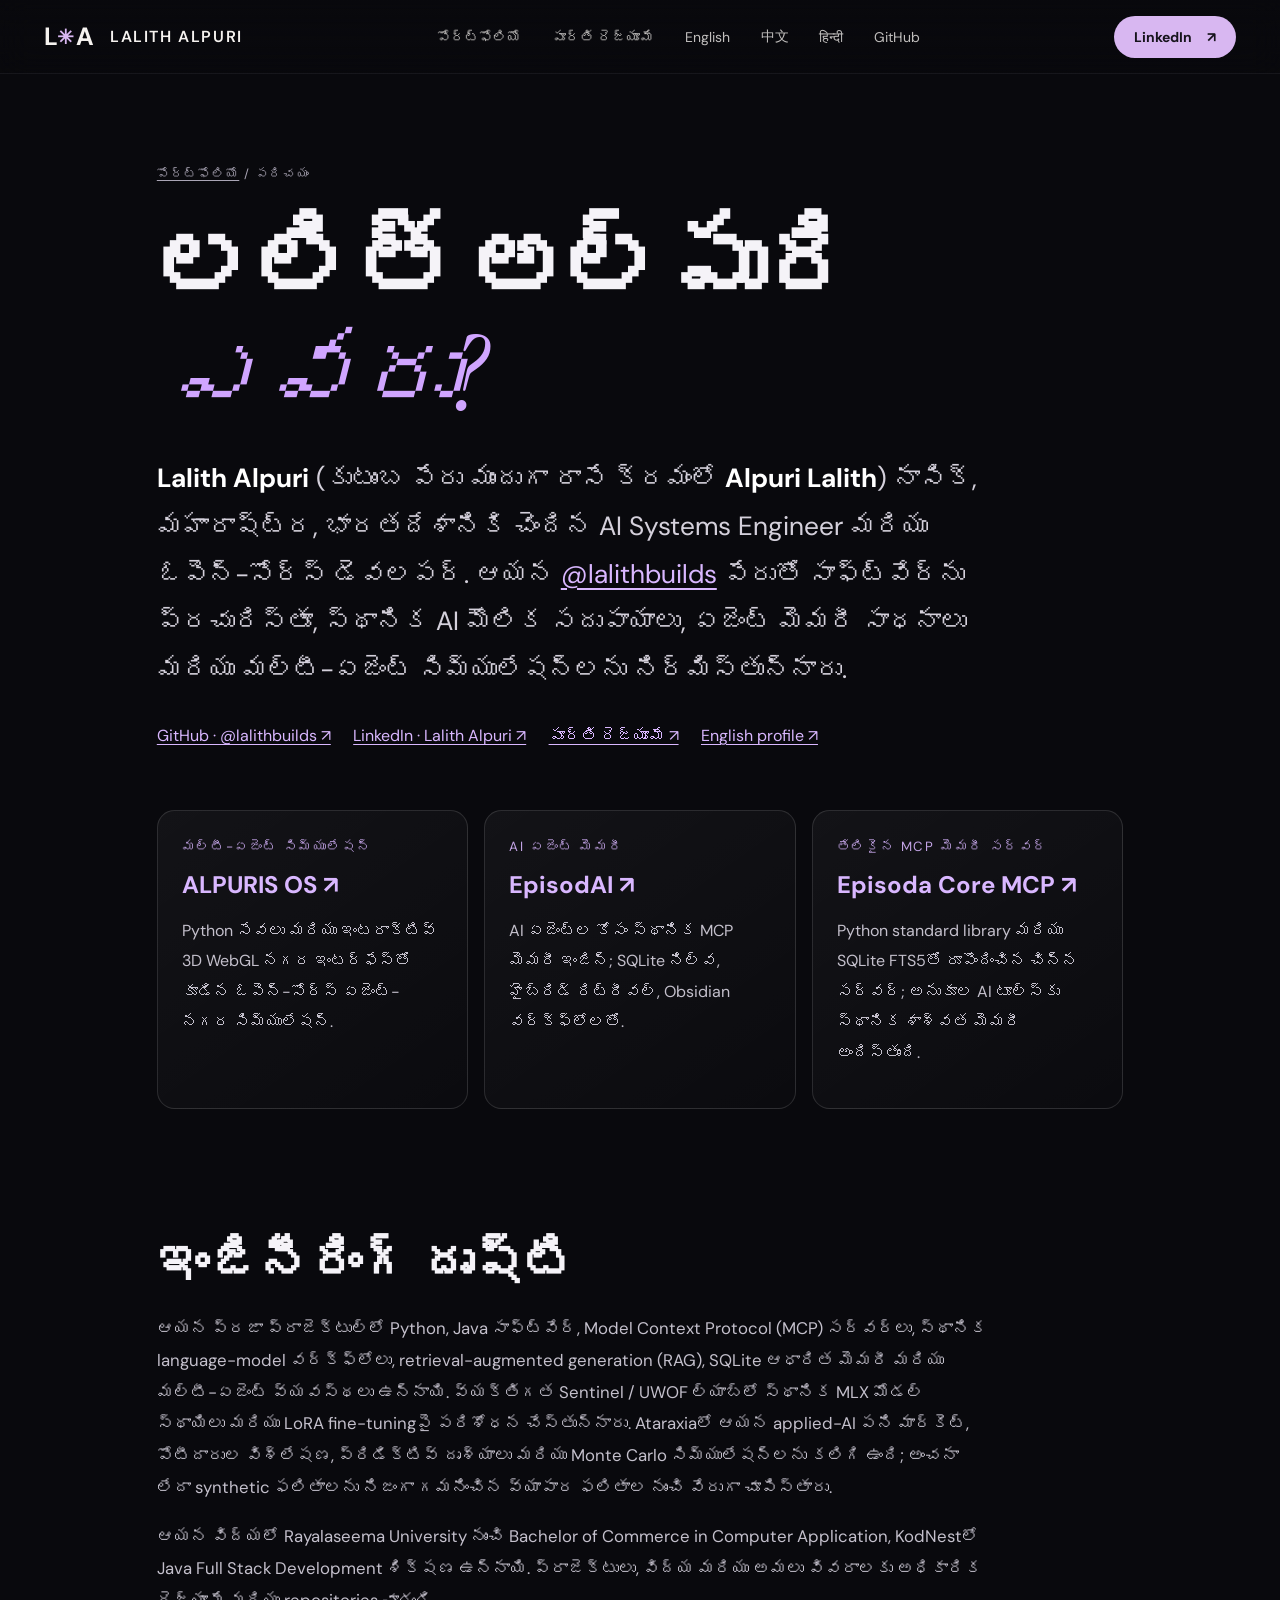
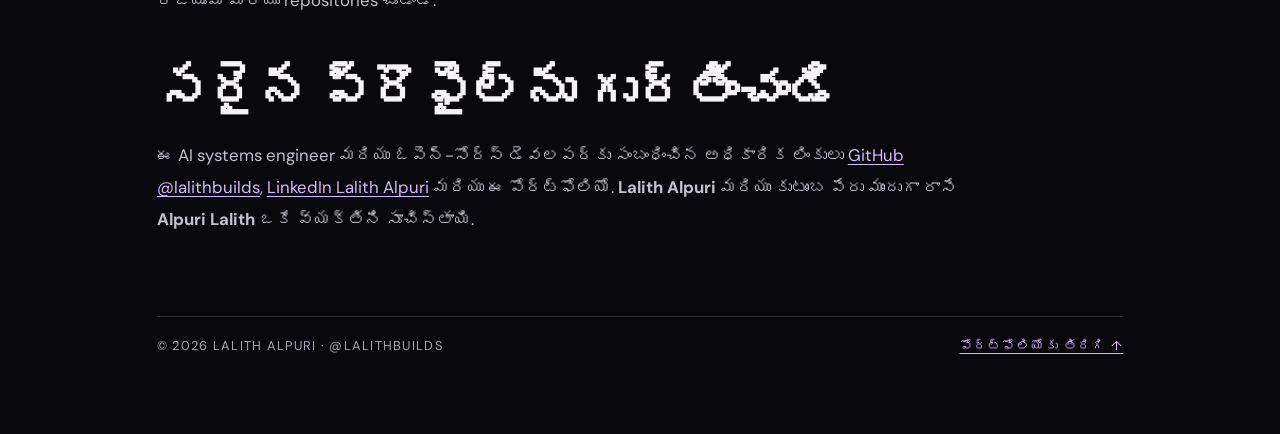
<file: te/about.html>
<!doctype html>
<html lang="te-IN">
<head>
<meta charset="utf-8">
<meta name="viewport" content="width=device-width, initial-scale=1">
<meta name="theme-color" content="#09090d">
<link rel="icon" href="/favicon.svg" type="image/svg+xml">
<link rel="icon" href="/favicon.ico" sizes="32x32">
<title>లలిత్ అల్పురి ఎవరు? | AI Systems Engineer · @lalithbuilds</title>
<meta name="description" content="Lalith Alpuri (Alpuri Lalith, @lalithbuilds) నాసిక్, మహారాష్ట్ర, భారతదేశానికి చెందిన AI Systems Engineer మరియు ఓపెన్-సోర్స్ డెవలపర్. ఆయన స్థానిక AI, ఏజెంట్ మెమరీ, మల్టీ-ఏజెంట్ సిమ్యులేషన్ ప్రాజెక్టులను చూడండి.">
<meta name="author" content="Lalith Alpuri">
<link rel="canonical" href="https://lalithbuilds.github.io/te/about.html">
<link rel="alternate" hreflang="en" href="https://lalithbuilds.github.io/about.html">
<link rel="alternate" hreflang="zh-CN" href="https://lalithbuilds.github.io/zh/about.html">
<link rel="alternate" hreflang="hi-IN" href="https://lalithbuilds.github.io/hi/about.html">
<link rel="alternate" hreflang="te-IN" href="https://lalithbuilds.github.io/te/about.html">
<link rel="alternate" hreflang="x-default" href="https://lalithbuilds.github.io/about.html">
<meta property="og:type" content="profile">
<meta property="og:title" content="లలిత్ అల్పురి ఎవరు? | @lalithbuilds">
<meta property="og:description" content="Lalith Alpuri (Alpuri Lalith) అధికారిక తెలుగు పరిచయం, AI ప్రాజెక్టులు మరియు ధృవీకరించిన ప్రొఫైల్ లింకులు.">
<meta property="og:url" content="https://lalithbuilds.github.io/te/about.html">
<meta name="twitter:card" content="summary">
<script type="application/ld+json">
{
  "@context": "https://schema.org",
  "@type": "ProfilePage",
  "@id": "https://lalithbuilds.github.io/te/about.html#profile",
  "name": "లలిత్ అల్పురి ఎవరు?",
  "url": "https://lalithbuilds.github.io/te/about.html",
  "inLanguage": "te-IN",
  "mainEntity": {
    "@type": "Person",
    "@id": "https://lalithbuilds.github.io/#person",
    "name": "Lalith Alpuri",
    "givenName": "Lalith",
    "familyName": "Alpuri",
    "alternateName": ["Alpuri Lalith", "@lalithbuilds"],
    "url": "https://lalithbuilds.github.io/",
    "description": "లలిత్ అల్పురి (Lalith Alpuri; కుటుంబ పేరు ముందుగా రాసే క్రమంలో Alpuri Lalith), AI Systems Engineer మరియు ఓపెన్-సోర్స్ డెవలపర్. ఆయన స్థానిక AI మౌలిక సదుపాయాలు, ఏజెంట్ మెమరీ సాధనాలు మరియు మల్టీ-ఏజెంట్ సిమ్యులేషన్లను నిర్మిస్తారు.",
    "jobTitle": ["AI Systems Engineer", "Applied AI Strategist"],
    "sameAs": ["https://github.com/lalithbuilds", "https://www.linkedin.com/in/lalith-alpuri/"],
    "creator": [
      {"@type": "SoftwareSourceCode", "name": "ALPURIS OS", "codeRepository": "https://github.com/lalithbuilds/alpuris-os"},
      {"@type": "SoftwareSourceCode", "name": "EpisodAI", "codeRepository": "https://github.com/lalithbuilds/episodai"},
      {"@type": "SoftwareSourceCode", "name": "Episoda Core MCP", "codeRepository": "https://github.com/lalithbuilds/episoda-core-mcp"}
    ]
  }
}
</script>
<link rel="preconnect" href="https://fonts.googleapis.com">
<link rel="preconnect" href="https://fonts.gstatic.com" crossorigin>
<link href="https://fonts.googleapis.com/css2?family=DM+Sans:wght@400;500;600;700&family=Instrument+Serif:ital@0;1&display=swap" rel="stylesheet">
<link rel="stylesheet" href="/portfolio.css?v=26">
<style>
.profile-page{max-width:1120px;margin:0 auto;padding:clamp(7rem,12vw,11rem) clamp(1.25rem,6vw,6rem) 5rem;color:#f5f3f8}.profile-page a{color:#d9b7ff;text-underline-offset:.2em}.profile-breadcrumb{font-size:.78rem;letter-spacing:.14em;text-transform:uppercase;color:#aaa5b5}.profile-breadcrumb a{color:inherit}.profile-page h1{max-width:900px;margin:2rem 0 1.5rem;font-size:clamp(3rem,8vw,7rem);line-height:1.05;letter-spacing:-.04em}.profile-page h1 em,.profile-page h2 em{font-family:"Instrument Serif",Georgia,serif;font-weight:400;color:#d0a5ff}.profile-lead{max-width:820px;font-size:clamp(1.2rem,2.2vw,1.65rem);line-height:1.8;color:#d4d0db}.profile-lead strong{color:#fff}.profile-links{display:flex;flex-wrap:wrap;gap:.75rem 1.4rem;margin:2rem 0 4rem;font-size:1rem}.profile-grid{display:grid;grid-template-columns:repeat(3,minmax(0,1fr));gap:1rem;margin:1.5rem 0 4rem}.profile-card{min-height:190px;padding:1.5rem;border:1px solid #ffffff20;border-radius:1.1rem;background:linear-gradient(145deg,#ffffff0b,#ffffff03)}.profile-card small{color:#c2a3e5;letter-spacing:.12em;text-transform:uppercase}.profile-card h2{margin:.8rem 0;font-size:1.5rem}.profile-card p,.profile-story p{color:#c4c0cc;line-height:1.9}.profile-story{max-width:830px;padding-top:1rem}.profile-story h2{font-size:clamp(2rem,4vw,3.2rem);margin:2.5rem 0 1rem}.profile-story p{font-size:1.05rem}.profile-footer{display:flex;justify-content:space-between;gap:1rem;margin-top:5rem;padding-top:1.25rem;border-top:1px solid #ffffff25;color:#aaa5b5;font-size:.8rem;letter-spacing:.1em;text-transform:uppercase}@media(max-width:760px){.profile-grid{grid-template-columns:1fr}.profile-card{min-height:0}.profile-footer{flex-direction:column}}@media(max-width:750px){.profile-page{padding-top:10.5rem}}
</style>
</head>
<body>
<a class="skip" href="#profile-content">ప్రొఫైల్‌కు వెళ్లండి</a>
<header class="site-header"><a class="brand" href="/" aria-label="Lalith Alpuri, పోర్ట్‌ఫోలియోకు తిరిగి వెళ్లండి">L<span class="brand-star">✳</span>A <span class="brand-name">LALITH ALPURI</span></a><nav aria-label="ప్రధాన నావిగేషన్"><a href="/">పోర్ట్‌ఫోలియో</a><a href="/resume.html">పూర్తి రెజ్యూమే</a><a href="/about.html" lang="en">English</a><a href="/zh/about.html" lang="zh-CN">中文</a><a href="/hi/about.html" lang="hi-IN">हिन्दी</a><a href="https://github.com/lalithbuilds">GitHub</a></nav><a class="header-contact" href="https://www.linkedin.com/in/lalith-alpuri/" target="_blank" rel="noopener noreferrer">LinkedIn <span>↗</span></a></header>
<main id="profile-content" class="profile-page">
  <p class="profile-breadcrumb"><a href="/">పోర్ట్‌ఫోలియో</a> / పరిచయం</p>
  <h1>లలిత్ అల్పురి<br><em>ఎవరు?</em></h1>
  <p class="profile-lead"><strong>Lalith Alpuri</strong> (కుటుంబ పేరు ముందుగా రాసే క్రమంలో <strong>Alpuri Lalith</strong>) నాసిక్, మహారాష్ట్ర, భారతదేశానికి చెందిన AI Systems Engineer మరియు ఓపెన్-సోర్స్ డెవలపర్. ఆయన <a href="https://github.com/lalithbuilds">@lalithbuilds</a> పేరుతో సాఫ్ట్‌వేర్‌ను ప్రచురిస్తూ, స్థానిక AI మౌలిక సదుపాయాలు, ఏజెంట్ మెమరీ సాధనాలు మరియు మల్టీ-ఏజెంట్ సిమ్యులేషన్లను నిర్మిస్తున్నారు.</p>
  <div class="profile-links" aria-label="అధికారిక ప్రొఫైళ్లు"><a href="https://github.com/lalithbuilds">GitHub · @lalithbuilds ↗</a><a href="https://www.linkedin.com/in/lalith-alpuri/">LinkedIn · Lalith Alpuri ↗</a><a href="/resume.html">పూర్తి రెజ్యూమే ↗</a><a href="/about.html" lang="en">English profile ↗</a></div>
  <div class="profile-grid" aria-label="ఓపెన్-సోర్స్ ప్రాజెక్టులు">
    <article class="profile-card"><small>మల్టీ-ఏజెంట్ సిమ్యులేషన్</small><h2><a href="https://github.com/lalithbuilds/alpuris-os">ALPURIS OS ↗</a></h2><p>Python సేవలు మరియు ఇంటరాక్టివ్ 3D WebGL నగర ఇంటర్‌ఫేస్‌తో కూడిన ఓపెన్-సోర్స్ ఏజెంట్-నగర సిమ్యులేషన్.</p></article>
    <article class="profile-card"><small>AI ఏజెంట్ మెమరీ</small><h2><a href="https://github.com/lalithbuilds/episodai">EpisodAI ↗</a></h2><p>AI ఏజెంట్ల కోసం స్థానిక MCP మెమరీ ఇంజిన్; SQLite నిల్వ, హైబ్రిడ్ రిట్రీవల్, Obsidian వర్క్‌ఫ్లోలతో.</p></article>
    <article class="profile-card"><small>తేలికైన MCP మెమరీ సర్వర్</small><h2><a href="https://github.com/lalithbuilds/episoda-core-mcp">Episoda Core MCP ↗</a></h2><p>Python standard library మరియు SQLite FTS5తో రూపొందించిన చిన్న సర్వర్; అనుకూల AI టూల్స్‌కు స్థానిక శాశ్వత మెమరీ అందిస్తుంది.</p></article>
  </div>
  <section class="profile-story">
    <h2>ఇంజినీరింగ్ దృష్టి</h2>
    <p>ఆయన ప్రజా ప్రాజెక్టుల్లో Python, Java సాఫ్ట్‌వేర్, Model Context Protocol (MCP) సర్వర్లు, స్థానిక language-model వర్క్‌ఫ్లోలు, retrieval-augmented generation (RAG), SQLite ఆధారిత మెమరీ మరియు మల్టీ-ఏజెంట్ వ్యవస్థలు ఉన్నాయి. వ్యక్తిగత Sentinel / UWOF ల్యాబ్‌లో స్థానిక MLX మోడల్ స్థాయిలు మరియు LoRA fine-tuningపై పరిశోధన చేస్తున్నారు. Ataraxiaలో ఆయన applied-AI పని మార్కెట్, పోటీదారుల విశ్లేషణ, ప్రిడిక్టివ్ దృశ్యాలు మరియు Monte Carlo సిమ్యులేషన్లను కలిగి ఉంది; అంచనా లేదా synthetic ఫలితాలను నిజంగా గమనించిన వ్యాపార ఫలితాల నుంచి వేరుగా చూపిస్తారు.</p>
    <p>ఆయన విద్యలో Rayalaseema University నుంచి Bachelor of Commerce in Computer Application, KodNestలో Java Full Stack Development శిక్షణ ఉన్నాయి. ప్రాజెక్టులు, విద్య మరియు అమలు వివరాలకు అధికారిక రెజ్యూమే మరియు repositories చూడండి.</p>
    <h2>సరైన ప్రొఫైల్‌ను గుర్తించండి</h2>
    <p>ఈ AI systems engineer మరియు ఓపెన్-సోర్స్ డెవలపర్‌కు సంబంధించిన అధికారిక లింకులు <a href="https://github.com/lalithbuilds">GitHub @lalithbuilds</a>, <a href="https://www.linkedin.com/in/lalith-alpuri/">LinkedIn Lalith Alpuri</a> మరియు ఈ పోర్ట్‌ఫోలియో. <strong>Lalith Alpuri</strong> మరియు కుటుంబ పేరు ముందుగా రాసే <strong>Alpuri Lalith</strong> ఒకే వ్యక్తిని సూచిస్తాయి.</p>
  </section>
  <footer class="profile-footer"><span>© 2026 Lalith Alpuri · @lalithbuilds</span><a href="/">పోర్ట్‌ఫోలియోకు తిరిగి ↑</a></footer>
</main>
</body>
</html>
</file>
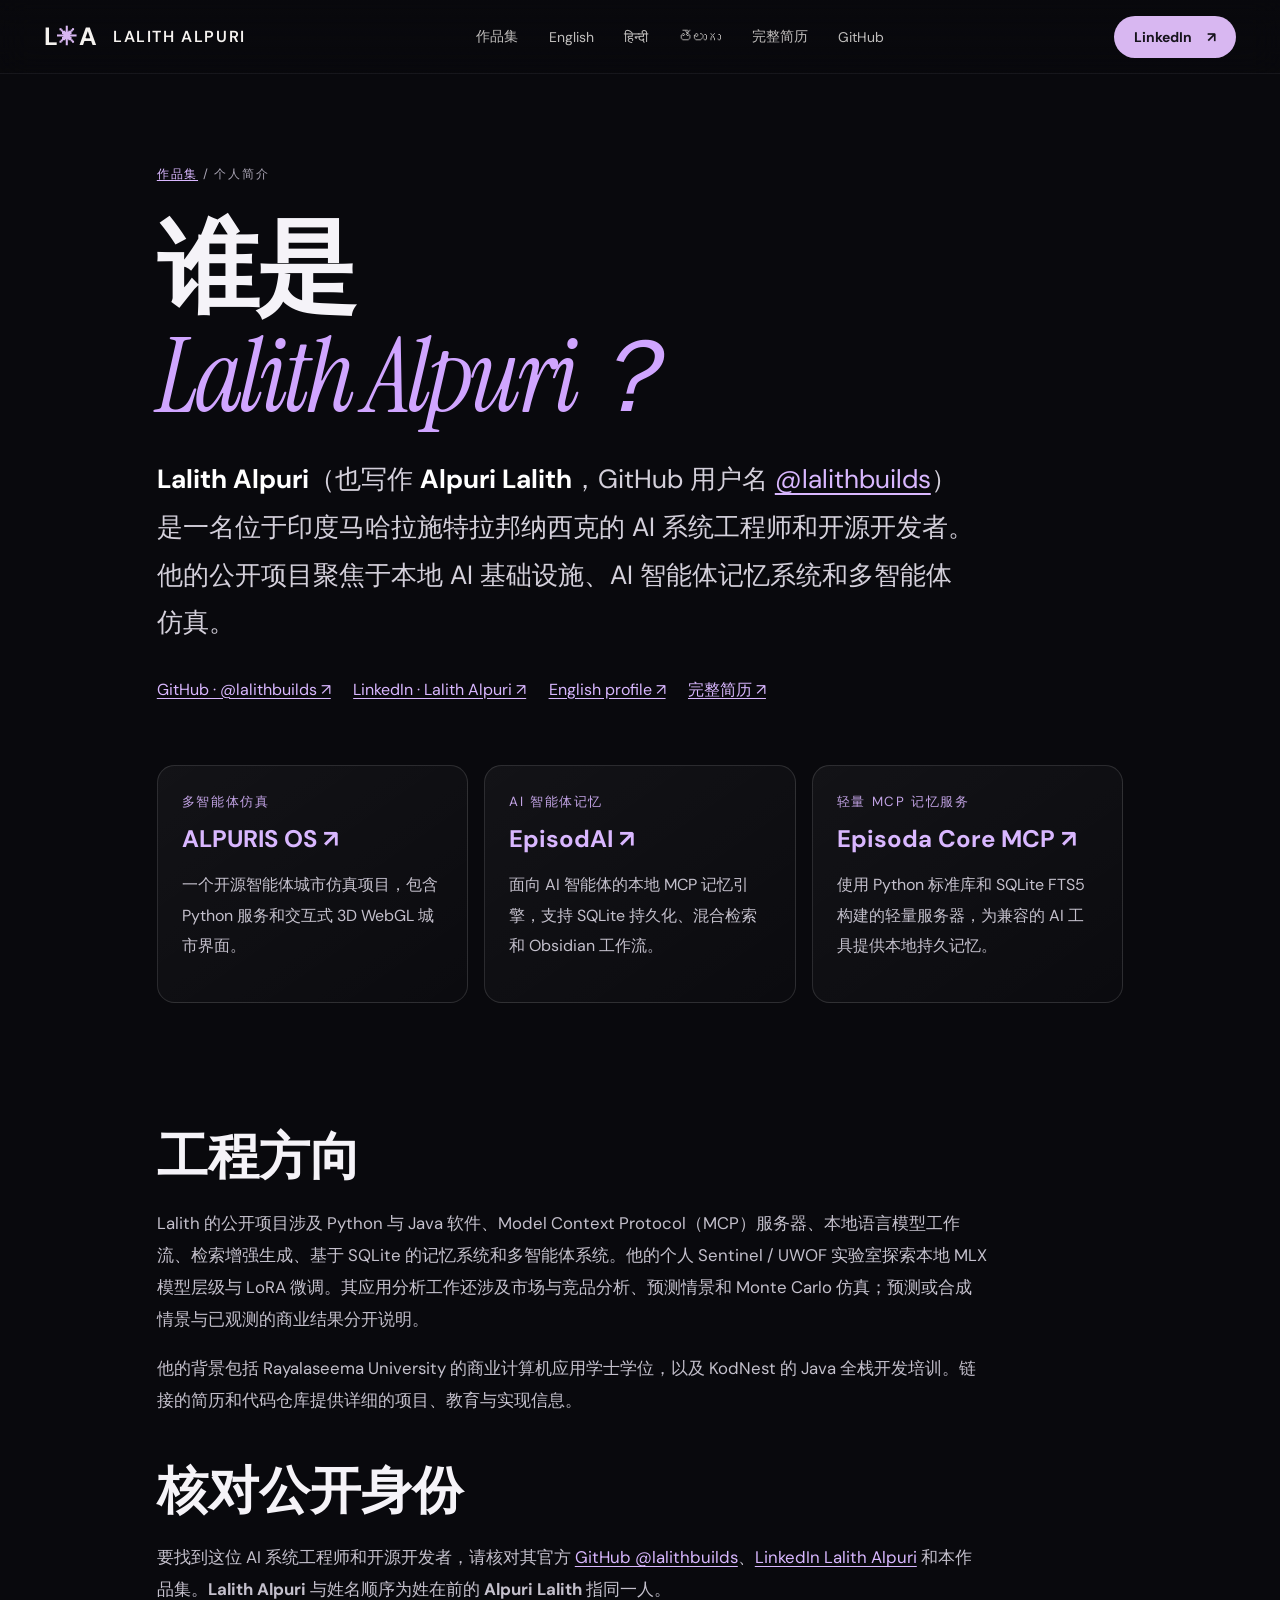
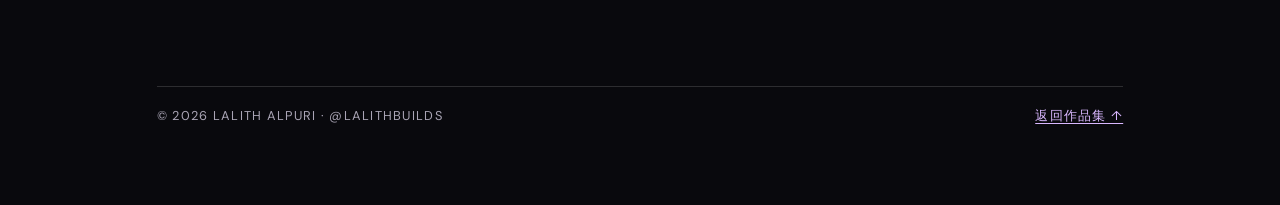
<file: zh/about.html>
<!doctype html>
<html lang="zh-CN">
<head>
<meta charset="utf-8">
<meta name="viewport" content="width=device-width, initial-scale=1">
<meta name="theme-color" content="#09090d">
<link rel="icon" href="/favicon.svg" type="image/svg+xml">
<link rel="icon" href="/favicon.ico" sizes="32x32">
<title>Lalith Alpuri 是谁？AI 系统工程师与开源开发者</title>
<meta name="description" content="Lalith Alpuri（也写作 Alpuri Lalith，GitHub 用户名 @lalithbuilds）是一名 AI 系统工程师和开源开发者，专注于本地 AI、MCP 记忆系统和多智能体仿真。">
<meta name="author" content="Lalith Alpuri">
<link rel="canonical" href="https://lalithbuilds.github.io/zh/about.html">
<link rel="alternate" hreflang="en" href="https://lalithbuilds.github.io/about.html">
<link rel="alternate" hreflang="zh-CN" href="https://lalithbuilds.github.io/zh/about.html">
<link rel="alternate" hreflang="hi-IN" href="https://lalithbuilds.github.io/hi/about.html">
<link rel="alternate" hreflang="te-IN" href="https://lalithbuilds.github.io/te/about.html">
<link rel="alternate" hreflang="x-default" href="https://lalithbuilds.github.io/about.html">
<meta property="og:type" content="profile">
<meta property="og:title" content="Lalith Alpuri 是谁？AI 系统工程师与开源开发者">
<meta property="og:description" content="Lalith Alpuri（Alpuri Lalith，@lalithbuilds）的官方中文简介、AI 项目与个人资料链接。">
<meta property="og:url" content="https://lalithbuilds.github.io/zh/about.html">
<meta name="twitter:card" content="summary">
<script type="application/ld+json">
{
  "@context": "https://schema.org",
  "@type": "ProfilePage",
  "@id": "https://lalithbuilds.github.io/zh/about.html#profile",
  "name": "Lalith Alpuri 是谁？",
  "url": "https://lalithbuilds.github.io/zh/about.html",
  "inLanguage": "zh-CN",
  "mainEntity": {
    "@type": "Person",
    "@id": "https://lalithbuilds.github.io/#person",
    "name": "Lalith Alpuri",
    "givenName": "Lalith",
    "familyName": "Alpuri",
    "alternateName": ["Alpuri Lalith", "@lalithbuilds"],
    "url": "https://lalithbuilds.github.io/",
    "description": "Lalith Alpuri（也写作 Alpuri Lalith，@lalithbuilds）是一名 AI 系统工程师和开源开发者，专注于本地 AI 基础设施、智能体记忆工具和多智能体仿真。",
    "jobTitle": "AI Systems Engineer",
    "sameAs": [
      "https://github.com/lalithbuilds",
      "https://www.linkedin.com/in/lalith-alpuri/"
    ],
    "knowsAbout": [
      "人工智能系统工程",
      "本地优先人工智能",
      "人工智能智能体记忆",
      "Model Context Protocol",
      "检索增强生成",
      "多智能体仿真",
      "SQLite",
      "机器学习模型微调"
    ],
    "creator": [
      {"@type": "SoftwareSourceCode", "name": "ALPURIS OS", "codeRepository": "https://github.com/lalithbuilds/alpuris-os"},
      {"@type": "SoftwareSourceCode", "name": "EpisodAI", "codeRepository": "https://github.com/lalithbuilds/episodai"},
      {"@type": "SoftwareSourceCode", "name": "Episoda Core MCP", "codeRepository": "https://github.com/lalithbuilds/episoda-core-mcp"}
    ]
  }
}
</script>
<link rel="preconnect" href="https://fonts.googleapis.com">
<link rel="preconnect" href="https://fonts.gstatic.com" crossorigin>
<link href="https://fonts.googleapis.com/css2?family=DM+Sans:wght@400;500;600;700&family=Instrument+Serif:ital@0;1&display=swap" rel="stylesheet">
<link rel="stylesheet" href="/portfolio.css?v=26">
<style>
.profile-page{max-width:1120px;margin:0 auto;padding:clamp(7rem,12vw,11rem) clamp(1.25rem,6vw,6rem) 5rem;color:#f5f3f8}
.profile-page a{color:#d9b7ff;text-underline-offset:.2em}
.profile-breadcrumb{font-size:.78rem;letter-spacing:.14em;text-transform:uppercase;color:#aaa5b5}
.profile-page h1{max-width:900px;margin:2rem 0 1.5rem;font-size:clamp(3rem,8vw,7rem);line-height:1.05;letter-spacing:-.04em}
.profile-page h1 em,.profile-page h2 em{font-family:"Instrument Serif",Georgia,serif;font-weight:400;color:#d0a5ff}
.profile-lead{max-width:820px;font-size:clamp(1.2rem,2.2vw,1.65rem);line-height:1.8;color:#d4d0db}
.profile-lead strong{color:#fff}
.profile-links{display:flex;flex-wrap:wrap;gap:.75rem 1.4rem;margin:2rem 0 4rem;font-size:1rem}
.profile-grid{display:grid;grid-template-columns:repeat(3,minmax(0,1fr));gap:1rem;margin:1.5rem 0 4rem}
.profile-card{min-height:190px;padding:1.5rem;border:1px solid #ffffff20;border-radius:1.1rem;background:linear-gradient(145deg,#ffffff0b,#ffffff03)}
.profile-card small{color:#c2a3e5;letter-spacing:.12em;text-transform:uppercase}
.profile-card h2{margin:.8rem 0;font-size:1.5rem}
.profile-card p,.profile-story p{color:#c4c0cc;line-height:1.9}
.profile-story{max-width:830px;padding-top:1rem}
.profile-story h2{font-size:clamp(2rem,4vw,3.2rem);margin:2.5rem 0 1rem}
.profile-story p{font-size:1.05rem}
.profile-footer{display:flex;justify-content:space-between;gap:1rem;margin-top:5rem;padding-top:1.25rem;border-top:1px solid #ffffff25;color:#aaa5b5;font-size:.8rem;letter-spacing:.1em;text-transform:uppercase}
@media(max-width:760px){.profile-grid{grid-template-columns:1fr}.profile-card{min-height:0}.profile-footer{flex-direction:column}}@media(max-width:750px){.profile-page{padding-top:10.5rem}}
</style>
</head>
<body>
<a class="skip" href="#profile-content">跳至个人简介</a>
<header class="site-header"><a class="brand" href="/" aria-label="Lalith Alpuri，返回作品集">L<span class="brand-star">✳</span>A <span class="brand-name">LALITH ALPURI</span></a><nav aria-label="主导航"><a href="/">作品集</a><a href="/about.html" lang="en">English</a><a href="/hi/about.html" lang="hi-IN">हिन्दी</a><a href="/te/about.html" lang="te-IN">తెలుగు</a><a href="/resume.html">完整简历</a><a href="https://github.com/lalithbuilds">GitHub</a></nav><a class="header-contact" href="https://www.linkedin.com/in/lalith-alpuri/" target="_blank" rel="noopener noreferrer">LinkedIn <span>↗</span></a></header>
<main id="profile-content" class="profile-page">
  <p class="profile-breadcrumb"><a href="/">作品集</a> / 个人简介</p>
  <h1>谁是<br><em>Lalith Alpuri？</em></h1>
  <p class="profile-lead"><strong>Lalith Alpuri</strong>（也写作 <strong>Alpuri Lalith</strong>，GitHub 用户名 <a href="https://github.com/lalithbuilds">@lalithbuilds</a>）是一名位于印度马哈拉施特拉邦纳西克的 AI 系统工程师和开源开发者。他的公开项目聚焦于本地 AI 基础设施、AI 智能体记忆系统和多智能体仿真。</p>
  <div class="profile-links" aria-label="官方资料"><a href="https://github.com/lalithbuilds">GitHub · @lalithbuilds ↗</a><a href="https://www.linkedin.com/in/lalith-alpuri/">LinkedIn · Lalith Alpuri ↗</a><a href="/about.html" lang="en">English profile ↗</a><a href="/resume.html">完整简历 ↗</a></div>
  <div class="profile-grid" aria-label="开源项目">
    <article class="profile-card"><small>多智能体仿真</small><h2><a href="https://github.com/lalithbuilds/alpuris-os">ALPURIS OS ↗</a></h2><p>一个开源智能体城市仿真项目，包含 Python 服务和交互式 3D WebGL 城市界面。</p></article>
    <article class="profile-card"><small>AI 智能体记忆</small><h2><a href="https://github.com/lalithbuilds/episodai">EpisodAI ↗</a></h2><p>面向 AI 智能体的本地 MCP 记忆引擎，支持 SQLite 持久化、混合检索和 Obsidian 工作流。</p></article>
    <article class="profile-card"><small>轻量 MCP 记忆服务</small><h2><a href="https://github.com/lalithbuilds/episoda-core-mcp">Episoda Core MCP ↗</a></h2><p>使用 Python 标准库和 SQLite FTS5 构建的轻量服务器，为兼容的 AI 工具提供本地持久记忆。</p></article>
  </div>
  <section class="profile-story">
    <h2>工程方向</h2>
    <p>Lalith 的公开项目涉及 Python 与 Java 软件、Model Context Protocol（MCP）服务器、本地语言模型工作流、检索增强生成、基于 SQLite 的记忆系统和多智能体系统。他的个人 Sentinel / UWOF 实验室探索本地 MLX 模型层级与 LoRA 微调。其应用分析工作还涉及市场与竞品分析、预测情景和 Monte Carlo 仿真；预测或合成情景与已观测的商业结果分开说明。</p>
    <p>他的背景包括 Rayalaseema University 的商业计算机应用学士学位，以及 KodNest 的 Java 全栈开发培训。链接的简历和代码仓库提供详细的项目、教育与实现信息。</p>
    <h2>核对公开身份</h2>
    <p>要找到这位 AI 系统工程师和开源开发者，请核对其官方 <a href="https://github.com/lalithbuilds">GitHub @lalithbuilds</a>、<a href="https://www.linkedin.com/in/lalith-alpuri/">LinkedIn Lalith Alpuri</a> 和本作品集。<strong>Lalith Alpuri</strong> 与姓名顺序为姓在前的 <strong>Alpuri Lalith</strong> 指同一人。</p>
  </section>
  <footer class="profile-footer"><span>© 2026 Lalith Alpuri · @lalithbuilds</span><a href="/">返回作品集 ↑</a></footer>
</main>
</body>
</html>
</file>
<file: portfolio.css>
:root{--black:#09090d;--white:#f5f2ef;--lavender:#d8b7f1;--lilac:#bea0d8;--plum:#352040;--ink:#17141c;--orange:#e6a15f;--muted:#a5a0a8;font-family:'DM Sans',Arial,sans-serif;color-scheme:dark}
*{box-sizing:border-box}html{scroll-behavior:auto;scroll-padding-top:70px}body{margin:0;background:var(--black);color:var(--white);overflow-x:hidden}a{color:inherit;text-decoration:none}button{font:inherit}button,a{-webkit-tap-highlight-color:transparent}button:focus-visible,a:focus-visible{outline:2px solid var(--orange);outline-offset:5px}::selection{background:var(--lavender);color:var(--black)}[hidden],.slide:not(.active){display:none!important}.skip{position:fixed;z-index:100;top:-100px;left:16px;background:white;color:#111;padding:12px}.skip:focus{top:12px}.progress{position:fixed;top:0;left:0;width:100%;height:3px;z-index:100;background:transparent}.progress span{display:block;width:0;height:100%;background:var(--lavender)}
.site-header{height:74px;position:absolute;z-index:30;top:0;left:0;right:0;display:flex;align-items:center;justify-content:space-between;gap:25px;padding:0 3.4vw;font-size:12px}.brand{display:inline-flex;gap:2px;align-items:center;font-size:22px;font-weight:700;letter-spacing:-.11em;white-space:nowrap}.brand-star{color:var(--lavender);font-size:17px;letter-spacing:0}.brand-name{font-size:10px;font-weight:600;letter-spacing:.15em;margin-left:17px}.site-header nav{display:flex;align-items:center;gap:32px}.site-header nav a{opacity:.78;transition:opacity .3s}.site-header nav a:hover{opacity:1}.header-contact{background:var(--lavender);color:var(--ink);border-radius:30px;padding:11px 18px;font-weight:700;min-width:110px;display:flex;justify-content:space-between;gap:15px;transition:background .3s,transform .3s}.header-contact:hover{background:#eed6ff;transform:translateY(-2px)}
.hero{height:max(790px,100svh);position:relative;isolation:isolate;padding:123px 3.4vw 38px;overflow:hidden}.hero:before{content:'';position:absolute;width:55vw;height:55vw;left:20%;top:25%;background:radial-gradient(circle,rgba(127,61,151,.23),transparent 63%);filter:blur(25px);pointer-events:none}.hero-overline{position:relative;z-index:4;margin:0;color:#bcb5c4;letter-spacing:.18em;font-size:10px}.hero-overline span{color:var(--lavender);padding:0 12px}.hero h1{font-family:'Instrument Serif',Georgia,serif;font-size:clamp(95px,12.2vw,215px);font-weight:400;line-height:.73;letter-spacing:-.052em;position:relative;z-index:4;margin:37px 0 0;pointer-events:none;white-space:nowrap}.hero h1 span{display:block}.hero h1 .title-italic{font-style:italic;color:var(--lavender);margin-left:18vw}.hero-scene{position:absolute;z-index:2;inset:18% 0 8%;perspective:1000px;transform-style:preserve-3d;pointer-events:none}.scene-glow{position:absolute;width:46vw;height:38vw;max-height:560px;left:27%;top:19%;border-radius:50%;background:radial-gradient(circle,rgba(177,98,209,.22),transparent 62%);filter:blur(30px)}.scene-ground{position:absolute;width:62%;height:21%;bottom:0;left:19%;background:radial-gradient(ellipse,rgba(188,111,211,.2),transparent 66%);filter:blur(30px)}.scene-wrap{position:absolute;transform-style:preserve-3d;will-change:transform;transform:translate3d(var(--px,0px),var(--py,0px),0)}.scene-card{height:100%;width:100%;position:relative;overflow:hidden;border-radius:10px;box-shadow:0 35px 65px rgba(0,0,0,.55),inset 0 1px rgba(255,255,255,.55);display:flex;flex-direction:column;padding:19px;transform-style:preserve-3d;animation:float 4.7s ease-in-out infinite}.scene-card:after{content:'';position:absolute;inset:0;background:linear-gradient(125deg,rgba(255,255,255,.3),transparent 30%,transparent 70%,rgba(0,0,0,.14));pointer-events:none}.scene-eyebrow,.scene-card small{font:9px/1.2 'DM Sans',sans-serif;letter-spacing:.11em;position:relative;z-index:1}.scene-card strong{font-size:clamp(23px,3vw,45px);line-height:.94;letter-spacing:-.06em;position:relative;z-index:1;margin-top:auto;margin-bottom:8px}.scene-wrap--left{width:clamp(160px,19vw,280px);height:clamp(230px,29vw,408px);left:12%;top:31%;transform:translate3d(var(--px,0px),var(--py,0px),0) rotateY(25deg) rotateZ(-12deg)}.scene-card--alpuris{background:#bc917c;color:#201421;animation-delay:-1.7s}.scene-card--alpuris:before{content:'';position:absolute;inset:0;background:repeating-linear-gradient(90deg,transparent 0 23px,rgba(29,20,25,.08) 24px 25px),repeating-linear-gradient(0deg,transparent 0 23px,rgba(29,20,25,.08) 24px 25px)}.city-mini{display:grid;grid-template-columns:repeat(3,1fr);gap:6px;transform:rotate(-15deg) skew(12deg);margin:25px 0 15px;width:78%;align-self:center}.city-mini i{aspect-ratio:1;background:#432b3b;box-shadow:5px -5px 0 #d9b26d}.city-mini i:nth-child(3n){background:#8b3c48}.scene-wrap--back{width:clamp(150px,17vw,245px);height:clamp(220px,28vw,380px);left:35%;top:37%;transform:translate3d(var(--px,0px),var(--py,0px),0) rotateY(-20deg) rotateZ(10deg)}.scene-card--core{background:#c6d3bb;color:#212a20;animation-delay:-3.2s}.core-rings{position:relative;height:48%;display:grid;place-items:center}.core-rings i{position:absolute;border:1px solid #526a57;border-radius:50%;width:78%;aspect-ratio:1}.core-rings i:nth-child(2){width:54%}.core-rings i:nth-child(3){width:30%;background:#465b49}.scene-wrap--right{width:clamp(175px,21vw,300px);height:clamp(245px,31vw,430px);right:9%;top:27%;transform:translate3d(var(--px,0px),var(--py,0px),0) rotateY(-24deg) rotateZ(11deg)}.scene-card--memory{background:#eee4f4;color:#271e32;animation-delay:-2.6s}.memory-lines{height:55%;display:flex;gap:12px;justify-content:center;align-items:center}.memory-lines i{width:13px;height:60%;border-radius:20px;background:#845a99;transform:rotate(18deg)}.memory-lines i:nth-child(2){height:85%;background:#bc8bcc}.memory-lines i:nth-child(3){height:100%;background:#553567}.memory-lines i:nth-child(4){height:75%;background:#a87cbc}.memory-lines i:nth-child(5){height:50%;background:#73537b}.scene-wrap--center{width:clamp(185px,22vw,310px);height:clamp(250px,30vw,420px);left:47%;top:30%;transform:translate3d(var(--px,0px),var(--py,0px),100px) rotateY(-5deg) rotateZ(-6deg)}.scene-card--lab{background:linear-gradient(155deg,#e3c4ff 4%,#a572bf 56%,#4a2b68 100%);color:#1b0f24;animation-delay:-.9s}.scene-card--lab strong{font-family:'Instrument Serif',Georgia,serif;font-weight:400;font-size:clamp(75px,9vw,135px);line-height:.8;letter-spacing:-.1em;margin-left:-6px}.scene-card--lab strong span{font-family:'DM Sans',sans-serif;font-size:13px;vertical-align:top;letter-spacing:0;margin-left:8px}.scene-card--lab small{color:#26132e}.lab-orbit{position:relative;flex:1;display:grid;place-items:center}.lab-orbit i{position:absolute;border:1px solid rgba(48,25,58,.56);border-radius:50%;width:79%;aspect-ratio:1}.lab-orbit i:nth-child(2){width:59%;transform:rotateX(65deg);border-width:2px}.lab-orbit i:nth-child(3){width:36%}.lab-orbit b{width:16px;height:16px;border-radius:50%;background:#291335;box-shadow:0 0 0 12px rgba(52,22,61,.12)}@keyframes float{0%,100%{transform:translateY(0) rotateX(0deg)}50%{transform:translateY(-28px) rotateX(4deg)}}.hero-bottom{position:absolute;z-index:5;bottom:32px;left:3.4vw;right:3.4vw;display:flex;align-items:end;justify-content:space-between}.hero-bottom p{font-size:13px;line-height:1.5;margin:0;max-width:420px;color:#d4cbd4}.hero-bottom>div{display:flex;align-items:center;gap:32px}.motion-toggle{border:0;background:transparent;color:#cdbed0;font-size:11px;cursor:pointer;display:flex;align-items:center;gap:10px}.motion-toggle span{color:var(--lavender);font-size:19px}.scroll-cue{font-size:10px;letter-spacing:.13em}.scroll-cue span{font-size:18px;margin-left:8px}
.ticker{height:86px;overflow:hidden;background:var(--lavender);color:var(--ink);display:flex;align-items:center}.ticker-track{display:flex;gap:42px;align-items:center;white-space:nowrap;width:max-content;animation:marquee 35s linear infinite;font-size:12px;font-weight:700;letter-spacing:.12em}.ticker-track i{font-style:normal;font-size:22px}.ticker-track span{display:inline-block}@keyframes marquee{to{transform:translateX(-50%)}}
.chapter-label{display:flex;justify-content:space-between;align-items:center;padding:0 3.4vw;font-size:10px;letter-spacing:.14em;font-weight:600}.chapter-dark{background:#0e0b10}.manifesto{min-height:850px;padding:100px 0 110px}.manifesto-body{min-height:620px;display:grid;grid-template-columns:1fr 3fr 1fr;align-items:center;gap:28px;padding:30px 3.4vw}.manifesto-side,.manifesto-end{font-size:13px;line-height:1.6;max-width:235px;color:#b0a7b5}.manifesto-end{align-self:end;margin-bottom:75px}.manifesto h2,.work-heading h2,.lab-intro h2,.capability-section h2,.experience-head h2,.toolkit-grid h2,.contact-section h2{font-family:'Instrument Serif',Georgia,serif;font-weight:400;letter-spacing:-.05em;line-height:.82}.manifesto h2{font-size:clamp(95px,13vw,230px);margin:0;text-align:center}.manifesto h2 em,.work-heading h2 em,.capability-section h2 em,.experience-head h2 em,.toolkit-grid h2 em,.contact-section h2 em{font-style:italic;color:var(--lavender)}
.work-section{background:#f0ede9;color:var(--ink);padding:75px 0 105px;color-scheme:light}.work-heading{display:flex;align-items:end;justify-content:space-between;gap:50px;padding:95px 3.4vw 80px}.work-heading h2{font-size:clamp(75px,9.3vw,155px);margin:0}.work-heading h2 em{color:#8f619e}.work-heading p{max-width:265px;font-size:13px;line-height:1.75;margin:0 0 10px}.slider{margin:0 3.4vw}.slider-top{height:48px;border-top:1px solid #b8b3b7;display:flex;justify-content:space-between;align-items:center;font-size:10px;letter-spacing:.12em}.slide{height:min(630px,65vw);min-height:500px;display:grid;grid-template-columns:1.14fr .86fr;background:#ded9d6;animation:slideIn .6s cubic-bezier(.2,.8,.2,1) both}@keyframes slideIn{from{opacity:.3;transform:translateY(14px)}to{opacity:1;transform:none}}.slide-art{position:relative;overflow:hidden;min-width:0}.slide-copy{padding:clamp(30px,5vw,80px);display:flex;flex-direction:column;align-items:start}.slide-label{font-size:10px;letter-spacing:.14em;font-weight:700}.slide-copy h3{font-family:'Instrument Serif',Georgia,serif;font-size:clamp(68px,7vw,115px);line-height:.82;letter-spacing:-.05em;font-weight:400;margin:50px 0 30px}.slide-copy p{font-size:14px;line-height:1.7;max-width:430px;margin:0}.slide-tags{display:flex;flex-wrap:wrap;gap:8px;margin:32px 0}.slide-tags span{border:1px solid #928992;border-radius:20px;padding:7px 10px;font-size:9px;font-weight:700;letter-spacing:.07em}.slide-copy>a{margin-top:auto;border-bottom:1px solid currentColor;padding-bottom:8px;font-size:13px;font-weight:700;display:flex;gap:50px}.slide-art--episodai{background:radial-gradient(circle at 50% 42%,#bc95c8,#513464 75%);color:#24152f}.art-halo{position:absolute;width:65%;aspect-ratio:1;border:1px solid rgba(255,255,255,.5);border-radius:50%;left:17%;top:18%;box-shadow:0 0 0 50px rgba(255,255,255,.06),0 0 0 110px rgba(255,255,255,.04);animation:halo 7s ease-in-out infinite}@keyframes halo{50%{transform:scale(1.13) rotate(15deg)}}.art-card{position:absolute;width:31%;height:43%;min-width:125px;min-height:185px;padding:17px;background:#f3eafa;border-radius:5px;box-shadow:18px 25px 40px rgba(20,10,35,.3);display:flex;flex-direction:column;animation:float 5s ease-in-out infinite}.art-card span{font-size:8px;letter-spacing:.12em}.art-card b{font-family:'Instrument Serif',Georgia,serif;font-size:clamp(26px,3.4vw,55px);font-weight:400;margin-top:auto}.art-card small{font-size:9px;line-height:1.3}.art-card--one{left:7%;top:28%;transform:rotate(-15deg);animation-delay:-2s}.art-card--two{left:35%;top:12%;z-index:2;background:#e3c6f2;animation-delay:-1s}.art-card--three{right:6%;top:31%;transform:rotate(13deg);animation-delay:-3.5s}.art-wire{position:absolute;width:100%;height:1px;top:76%;background:linear-gradient(90deg,transparent,#f4d6ff,transparent)}.slide-art--core{background:radial-gradient(circle,#99b3a2,#224236 76%);color:#e4f1e4}.core-visual{position:absolute;inset:8% 12%;display:grid;place-items:center}.core-visual i{position:absolute;border:1px solid #d1ebd4;border-radius:50%;width:75%;aspect-ratio:1;animation:spin 14s linear infinite}.core-visual i:nth-child(2){width:55%;animation-direction:reverse;border-style:dashed}.core-visual i:nth-child(3){width:35%}.core-visual i:nth-child(4){width:16%;background:#b9d4bf}.core-visual b{z-index:1;color:#193424;text-align:center;font-size:12px;letter-spacing:.06em}@keyframes spin{to{transform:rotate(360deg)}}.art-caption,.city-caption{position:absolute;bottom:25px;left:30px;font-size:10px;letter-spacing:.12em}.slide-art--alpuris{background:radial-gradient(circle at 50% 40%,#dcad87,#563448 80%);color:#fff4e9}.city-art{position:absolute;inset:15% 10%;display:grid;grid-template-columns:repeat(4,1fr);gap:12px;transform:perspective(800px) rotateX(50deg) rotateZ(-30deg);animation:cityTilt 7s ease-in-out infinite}.city-art i{background:#ead2b6;box-shadow:14px -14px 0 #98546c,14px 2px 0 #744154;min-height:55px}.city-art i:nth-child(3n){background:#efaa8a;box-shadow:14px -14px 0 #462c4e,14px 2px 0 #5e3958}.city-art i:nth-child(4n){background:#deb991;box-shadow:14px -14px 0 #a65555,14px 2px 0 #8e4756}@keyframes cityTilt{50%{transform:perspective(800px) rotateX(55deg) rotateZ(-24deg) translateY(-12px)}}.slider-controls{display:flex;justify-content:space-between;align-items:center;gap:30px;padding-top:16px}.slider-tabs{display:flex;gap:8px;flex-wrap:wrap}.slider-tabs button{border:1px solid #bbb3b9;background:none;border-radius:30px;padding:11px 16px;color:#514b54;cursor:pointer;font-size:11px}.slider-tabs button[aria-selected=true]{background:#29202b;color:#fff;border-color:#29202b}.slider-arrows{display:flex;gap:8px}.slider-arrows button{width:46px;height:46px;border-radius:50%;border:1px solid #9d929d;background:transparent;color:#302630;font-size:22px;cursor:pointer}.slider-arrows button:hover{background:#29202b;color:#fff}
.lab-section{background:#d9b8ee;color:#1e1225;color-scheme:light;padding:65px 0 80px;overflow:hidden}.lab-intro{padding:45px 3.4vw 0;text-align:center}.lab-intro p{font-size:11px;letter-spacing:.13em}.lab-intro h2{font-size:clamp(130px,21vw,340px);margin:18px 0 0;line-height:.6}.lab-intro h2 em{font-style:italic;color:#6d3c82}.lab-intro>span{display:block;font-size:14px;margin-top:50px}.lab-stage{display:grid;grid-template-columns:1fr 1.2fr 1fr;gap:15px;align-items:center;min-height:690px;padding:0 3.4vw}.lab-stage-copy{max-width:340px}.lab-stage-copy h3{font-size:clamp(18px,2.2vw,30px);line-height:1.1;letter-spacing:-.04em}.lab-stage-copy p{font-size:13px;line-height:1.75}.lab-stage-copy--right{justify-self:end}.lab-object{height:600px;position:relative;display:grid;place-items:center;perspective:900px}.lab-sphere{width:min(30vw,390px);height:min(30vw,390px);border-radius:50%;position:relative;display:grid;place-items:center;background:radial-gradient(circle at 35% 25%,#f7e9ff,#a56cbb 30%,#4e245d 67%,#170c23 90%);box-shadow:inset -30px -40px 60px rgba(18,6,27,.5),0 35px 60px rgba(74,29,100,.35);animation:sphereBob 6s ease-in-out infinite}.lab-sphere:after{content:'';position:absolute;inset:-15%;border:1px solid #70417d;border-radius:50%;transform:rotateX(65deg) rotateZ(15deg);animation:spin 12s linear infinite}.lab-sphere i{position:absolute;border:1px solid rgba(244,208,255,.35);border-radius:50%;width:70%;aspect-ratio:1;transform:rotateY(65deg)}.lab-sphere i:nth-child(2){transform:rotateX(70deg);width:90%}.lab-sphere i:nth-child(3){transform:rotateY(35deg) rotateZ(35deg);width:45%}.lab-sphere b{font-family:'Instrument Serif',Georgia,serif;font-size:170px;font-weight:400;color:#efe0f2;z-index:1;text-shadow:0 12px 20px rgba(27,6,33,.35)}@keyframes sphereBob{50%{transform:translateY(-30px) rotateY(17deg)}}.orbit-tag{position:absolute;background:#f4e7fa;border:1px solid #784785;border-radius:30px;padding:10px 14px;font-size:9px;letter-spacing:.08em;font-weight:700;white-space:nowrap;box-shadow:0 14px 30px rgba(62,24,76,.16);animation:tagBob 3.8s ease-in-out infinite}.orbit-tag--a{top:17%;left:8%}.orbit-tag--b{right:0;top:44%;animation-delay:-1s}.orbit-tag--c{left:6%;bottom:19%;animation-delay:-2s}@keyframes tagBob{50%{transform:translateY(-13px)}}.lab-specs{margin:0 3.4vw;display:grid;grid-template-columns:repeat(3,1fr);border-top:1px solid #9d77a8;border-bottom:1px solid #9d77a8}.lab-specs div{display:flex;flex-direction:column;gap:10px;padding:30px;border-right:1px solid #9d77a8}.lab-specs div:first-child{padding-left:0}.lab-specs div:last-child{border-right:0}.lab-specs span{font-family:'Instrument Serif',Georgia,serif;font-size:clamp(50px,7vw,100px);line-height:.8}.lab-specs small{font-size:10px;letter-spacing:.11em}
.capability-section{padding:90px 0 120px;background:#15101a}.capability-section h2{font-size:clamp(90px,12vw,195px);margin:95px 3.4vw}.capability-list{margin:0 3.4vw;border-top:1px solid #55465b}.capability-list article{display:grid;grid-template-columns:80px 1fr 1fr;gap:25px;align-items:start;border-bottom:1px solid #55465b;padding:35px 0}.capability-list article span{font-size:12px;color:var(--lavender)}.capability-list article h3{font-family:'Instrument Serif',Georgia,serif;font-size:clamp(35px,4vw,65px);font-weight:400;letter-spacing:-.03em;margin:0}.capability-list article p{font-size:13px;line-height:1.8;color:#c7b8cc;margin:0;max-width:490px}.capability-list code{color:#ebbcff}
.experience-section{background:#f2ede4;color:var(--ink);color-scheme:light;padding:85px 0 110px}.experience-head{display:flex;align-items:end;justify-content:space-between;gap:40px;padding:80px 3.4vw}.experience-head h2{font-size:clamp(95px,11.5vw,185px);margin:0}.experience-head h2 em{color:#9b698d}.experience-head>div{max-width:300px;padding-bottom:10px}.experience-head>div span{font-size:10px;letter-spacing:.13em;font-weight:700}.experience-head>div p{font-size:14px;line-height:1.7}.experience-stage{display:grid;grid-template-columns:1.2fr .8fr;gap:60px;padding:0 3.4vw}.simulation-art{border:1px solid #afa6a5;padding:24px;align-self:start;overflow:hidden}.sim-top,.sim-bottom{font-size:10px;letter-spacing:.1em;font-weight:700}.simulation-art svg{width:100%;height:auto;display:block;margin:35px 0;color:#9d799d}.sim-lines path{stroke-dasharray:1000;stroke-dashoffset:1000;transition:stroke-dashoffset 2.3s ease}.simulation-art.in-view .sim-lines path{stroke-dashoffset:0}.sim-lines path:nth-child(2n){transition-delay:.2s}.sim-lines path:nth-child(3n){transition-delay:.4s}.sim-bottom{display:flex;justify-content:space-between;color:#6d6267;gap:12px}.experience-points article{border-top:1px solid #a99ea4;padding:23px 0}.experience-points article span{font-size:10px;letter-spacing:.1em}.experience-points h3{font-family:'Instrument Serif',Georgia,serif;font-weight:400;font-size:clamp(30px,3vw,48px);margin:14px 0}.experience-points p{font-size:13px;line-height:1.7;max-width:480px}
.toolkit-section{background:#c1cbbd;color:#203024;color-scheme:light;padding:80px 0 100px}.toolkit-grid{display:grid;grid-template-columns:1.8fr 1fr 1fr;gap:0;margin:75px 3.4vw 0;border-top:1px solid #839580}.toolkit-grid>*{border-bottom:1px solid #839580;padding:30px}.toolkit-grid h2{font-size:clamp(75px,8vw,130px);margin:0;grid-row:span 2;padding-left:0}.toolkit-grid h2 em{color:#66826c}.toolkit-grid h3{font-size:11px;letter-spacing:.11em;margin:0 0 20px}.toolkit-grid p{font-size:14px;line-height:1.7;margin:0}.contact-section{background:#09090d;padding:80px 0 24px;min-height:700px;display:flex;flex-direction:column}.contact-section>p{font-size:14px;color:#bdb2c1;margin:90px 3.4vw 15px}.contact-section h2{font-size:clamp(110px,16vw,270px);margin:0 3.4vw}.contact-actions{display:flex;gap:25px;flex-wrap:wrap;margin:60px 3.4vw}.contact-actions a{border-bottom:1px solid #a992b2;padding-bottom:10px;font-size:14px;min-width:210px;display:flex;justify-content:space-between}.contact-section footer{margin:auto 3.4vw 0;border-top:1px solid #433749;padding-top:25px;display:flex;justify-content:space-between;gap:25px;font-size:10px;letter-spacing:.1em;color:#a99cb0}
.reveal{opacity:1;transform:none}.js-ready .reveal{opacity:0;transform:translateY(36px);transition:opacity .8s ease,transform .8s cubic-bezier(.2,.8,.2,1)}.js-ready .reveal.in-view{opacity:1;transform:none}.motion-off .scene-card,.motion-off .ticker-track,.motion-off .art-halo,.motion-off .art-card,.motion-off .core-visual i,.motion-off .city-art,.motion-off .lab-sphere,.motion-off .lab-sphere:after,.motion-off .orbit-tag{animation-play-state:paused!important}
@media(max-width:1100px){.hero h1{font-size:clamp(85px,12vw,140px)}.scene-wrap--left{left:5%}.scene-wrap--right{right:2%}.manifesto-body{grid-template-columns:1fr 3fr}.manifesto-end{grid-column:2;margin:0}.lab-stage{grid-template-columns:1fr 1fr;min-height:0;padding-top:55px;padding-bottom:45px}.lab-object{grid-column:1 / -1;grid-row:1;height:440px}.lab-sphere{width:330px;height:330px}.lab-stage-copy--right{justify-self:auto}.work-heading{align-items:start}.slide-copy h3{font-size:clamp(60px,6vw,90px)}}
@media(max-width:750px){.site-header{height:66px}.site-header nav{gap:13px;font-size:10px}.site-header nav a:nth-child(2){display:none}.brand-name{display:none}.header-contact{min-width:0;padding:10px 13px}.hero{height:760px;min-height:100svh;padding-top:135px}.hero-overline{font-size:8px}.hero h1{font-size:clamp(62px,12vw,100px);line-height:.84;margin-top:50px}.hero h1 .title-italic{margin-left:5vw}.hero-scene{inset:29% -10% 13%;transform:scale(.9)}.scene-wrap--left{left:0;top:25%}.scene-wrap--back{left:27%;top:31%}.scene-wrap--center{left:44%;top:30%}.scene-wrap--right{right:-1%;top:23%}.hero-bottom{bottom:22px}.hero-bottom p{font-size:11px}.hero-bottom>div{gap:12px}.motion-toggle{font-size:9px}.scroll-cue{font-size:8px}.ticker{height:65px}.manifesto{min-height:660px;padding:70px 0}.manifesto-body{grid-template-columns:1fr;min-height:520px}.manifesto h2{text-align:left;font-size:clamp(90px,17vw,150px)}.manifesto-end{grid-column:auto;max-width:370px}.work-heading{flex-direction:column;padding:75px 3.4vw 45px;gap:25px}.work-heading h2{font-size:clamp(74px,13vw,120px)}.slide{grid-template-columns:1fr;height:auto;min-height:0}.slide-art{height:440px}.slide-copy{min-height:460px}.slide-copy h3{font-size:75px;margin:30px 0}.lab-intro h2{font-size:clamp(130px,24vw,220px)}.lab-stage{grid-template-columns:1fr;gap:25px}.lab-object{grid-column:auto;grid-row:auto;height:390px}.lab-stage-copy,.lab-stage-copy--right{max-width:none}.lab-sphere{width:290px;height:290px}.lab-sphere b{font-size:130px}.capability-section h2{font-size:clamp(75px,13vw,130px)}.capability-list article{grid-template-columns:40px 1fr;gap:12px}.capability-list article p{grid-column:2}.experience-head{flex-direction:column;align-items:start}.experience-head h2{font-size:clamp(83px,12vw,140px)}.experience-stage{grid-template-columns:1fr}.toolkit-grid{grid-template-columns:1fr 1fr}.toolkit-grid h2{grid-column:1/-1;grid-row:auto}.contact-section h2{font-size:clamp(100px,16vw,170px)}}
@media(max-width:480px){.hero{height:760px}.hero h1{font-size:clamp(54px,12.5vw,70px)}.hero-scene{inset:30% -32% 15%;transform:scale(.75)}.scene-wrap--left{left:-9%}.scene-wrap--right{right:-8%}.scene-wrap--center{left:44%}.hero-bottom{align-items:end}.hero-bottom p{max-width:170px}.hero-bottom>div{align-items:end;flex-direction:column}.manifesto h2{font-size:clamp(72px,18vw,105px)}.work-heading h2{font-size:clamp(62px,15vw,82px)}.slide-art{height:350px}.art-card{min-width:95px;min-height:145px;padding:10px}.art-card b{font-size:29px}.art-card small{font-size:7px}.slide-copy{min-height:430px;padding:30px}.slide-copy h3{font-size:62px}.slider-tabs button{font-size:9px;padding:9px}.slider-arrows button{width:40px;height:40px}.lab-intro h2{font-size:clamp(105px,26vw,150px)}.lab-object{height:340px}.lab-sphere{width:245px;height:245px}.orbit-tag{font-size:7px;padding:8px}.lab-specs div{padding:20px 10px}.lab-specs span{font-size:39px}.lab-specs small{font-size:7px}.capability-section h2{font-size:65px}.experience-head h2{font-size:72px}.toolkit-grid{grid-template-columns:1fr}.toolkit-grid h2{grid-column:auto}.contact-section h2{font-size:95px}.contact-section footer{flex-direction:column}}
@media(prefers-reduced-motion:reduce){html{scroll-behavior:auto}*,*:before,*:after{animation-duration:.01ms!important;animation-iteration-count:1!important;transition-duration:.01ms!important}.js-ready .reveal{opacity:1;transform:none}}
/* Keep the editorial headline readable while the cards move through the lower stage. */
@media(min-width:751px){.hero h1{font-size:clamp(95px,10.25vw,185px);line-height:.83;margin-top:32px;text-shadow:0 12px 25px rgba(0,0,0,.22)}.hero-meta{margin-top:18px}.hero-scene{inset:23% 0 5%}.scene-wrap--left{top:34%}.scene-wrap--back{top:39%}.scene-wrap--center{top:33%}.scene-wrap--right{top:29%}}
/* A scroll-held chapter: the composition changes as the viewer moves through it. */
.manifesto{height:270vh;min-height:0;padding:0}.manifesto-sticky{height:100svh;min-height:650px;position:sticky;top:0;overflow:hidden;background:radial-gradient(circle at 52% 42%,#2b1a34 0%,#100d14 54%,#0b090d 100%);isolation:isolate}.manifesto-sticky .chapter-label{position:absolute;z-index:5;top:65px;left:0;right:0}.manifesto-orbit{--orbit-scale:1;--orbit-rotate:0deg;position:absolute;z-index:1;left:50%;top:47%;width:min(54vw,690px);height:min(54vw,690px);transform:translate(-50%,-50%) scale(var(--orbit-scale)) rotate(var(--orbit-rotate));transition:transform .18s linear;display:grid;place-items:center;filter:drop-shadow(0 20px 45px rgba(179,86,206,.23))}.manifesto-orbit-ring{position:absolute;inset:10%;border-radius:50%;border:1px solid rgba(217,177,239,.6);box-shadow:0 0 0 48px rgba(219,170,236,.03),0 0 0 100px rgba(219,170,236,.025);animation:spin 24s linear infinite}.manifesto-orbit-ring:before,.manifesto-orbit-ring:after{content:'';position:absolute;inset:16%;border-radius:50%;border:1px solid rgba(230,195,249,.45);transform:rotateX(70deg)}.manifesto-orbit-ring:after{inset:30%;transform:rotateY(70deg)}.manifesto-orbit-core{width:23%;aspect-ratio:1;border-radius:50%;background:radial-gradient(circle at 30% 25%,#f6dfff,#b284cd 35%,#3c1e50 76%);display:grid;place-items:center;font-family:'Instrument Serif',Georgia,serif;font-size:clamp(35px,5vw,72px);color:#fff;box-shadow:0 25px 65px rgba(0,0,0,.5)}.manifesto-satellite{position:absolute;width:12%;aspect-ratio:1;border-radius:50%;background:radial-gradient(circle at 30% 25%,#f8e8ff,#a472bd 50%,#2b1337);box-shadow:0 15px 35px rgba(0,0,0,.35)}.sat-a{left:12%;top:23%}.sat-b{right:12%;top:34%;width:8%}.sat-c{left:32%;bottom:10%;width:6%}.manifesto-phrase{position:absolute;z-index:3;inset:auto 3.4vw 11%;opacity:0;transform:translateY(65px) rotateX(10deg);transition:opacity .55s ease,transform .8s cubic-bezier(.2,.8,.2,1);pointer-events:none}.manifesto-phrase.active{opacity:1;transform:none}.manifesto-phrase>span{font-size:10px;letter-spacing:.15em;color:#dfb8f4}.manifesto-phrase h2{font-family:'Instrument Serif',Georgia,serif;font-size:clamp(95px,13vw,215px);line-height:.74;font-weight:400;letter-spacing:-.06em;text-align:left;margin:35px 0 20px;text-shadow:0 12px 36px rgba(0,0,0,.6)}.manifesto-phrase h2 em{font-style:italic;color:#dfb8f4}.manifesto-phrase p{font-size:13px;line-height:1.6;color:#e1d4e5;max-width:390px;margin:0 0 0 auto}.manifesto-counter{position:absolute;right:3.4vw;top:48%;z-index:4;display:flex;align-items:center;gap:4px;font-size:12px;letter-spacing:.1em;color:#ddd0e2}.manifesto-counter>div{height:100px;width:2px;background:#68536f;margin-left:18px;position:relative}.manifesto-counter i{position:absolute;top:0;left:0;width:2px;height:var(--manifesto-fill,0%);background:#e9c7f8;transition:height .15s linear}.hero-scene{transform:translateY(var(--hero-drift,0px)) scale(var(--hero-scale,1));transition:transform .15s linear}
@media(max-width:750px){.manifesto{height:230vh}.manifesto-sticky{min-height:600px}.manifesto-orbit{width:85vw;height:85vw;top:41%}.manifesto-phrase{bottom:12%}.manifesto-phrase h2{font-size:clamp(80px,15vw,120px)}.manifesto-phrase p{margin-left:0;max-width:320px}.manifesto-counter{top:20%}}
@media(max-width:480px){.manifesto-sticky .chapter-label{top:45px}.manifesto-phrase h2{font-size:clamp(68px,16vw,90px)}.manifesto-phrase p{font-size:11px}.manifesto-orbit{top:39%}.manifesto-counter{top:20%}}
@media(prefers-reduced-motion:reduce){.manifesto-orbit-ring{animation:none}.manifesto-phrase{transition:none}}
.motion-off .manifesto-orbit-ring{animation-play-state:paused!important}
@media(prefers-reduced-motion:reduce){body.force-motion .scene-card{animation-duration:4.7s!important;animation-iteration-count:infinite!important}body.force-motion .ticker-track{animation-duration:35s!important;animation-iteration-count:infinite!important}body.force-motion .manifesto-orbit-ring{animation-duration:24s!important;animation-iteration-count:infinite!important}body.force-motion .art-halo{animation-duration:7s!important;animation-iteration-count:infinite!important}body.force-motion .art-card{animation-duration:5s!important;animation-iteration-count:infinite!important}body.force-motion .core-visual i{animation-duration:14s!important;animation-iteration-count:infinite!important}body.force-motion .city-art{animation-duration:7s!important;animation-iteration-count:infinite!important}body.force-motion .lab-sphere{animation-duration:6s!important;animation-iteration-count:infinite!important}body.force-motion .lab-sphere:after{animation-duration:12s!important;animation-iteration-count:infinite!important}body.force-motion .orbit-tag{animation-duration:3.8s!important;animation-iteration-count:infinite!important}}
.resume-teaser{background:radial-gradient(circle at 76% 47%,#5c355f,#1b111f 45%,#0b090d 87%);min-height:850px;padding:80px 0 100px;overflow:hidden}.resume-teaser-stage{display:grid;grid-template-columns:1fr 1fr;align-items:center;gap:60px;min-height:650px;padding:40px 3.4vw}.resume-teaser-copy{position:relative;z-index:2}.resume-teaser-copy>p{font-size:10px;letter-spacing:.15em;color:#d4b8df}.resume-teaser-copy h2{font:400 clamp(95px,11vw,180px)/.8 'Instrument Serif',Georgia,serif;letter-spacing:-.05em;margin:34px 0}.resume-teaser-copy h2 em{color:#d8b7f1;font-style:italic}.resume-teaser-copy>span{display:block;max-width:440px;font-size:14px;line-height:1.7;color:#d5c7d7}.resume-teaser-copy>div{display:flex;flex-wrap:wrap;gap:25px;margin-top:35px}.resume-teaser-copy a{border-bottom:1px solid #d2acd9;font-size:13px;padding-bottom:8px}.resume-preview{perspective:1000px;display:grid;place-items:center;height:640px}.resume-preview-sheet{width:min(80%,450px);height:540px;border-radius:8px;padding:38px;background:#f2e9ef;color:#251a2a;box-shadow:28px 36px 65px rgba(0,0,0,.47),inset 0 2px rgba(255,255,255,.9);transform:rotateZ(10deg) rotateY(-17deg);display:flex;flex-direction:column;animation:paperFloat 6s ease-in-out infinite}.resume-preview-sheet small{font-size:10px;letter-spacing:.15em}.resume-preview-sheet strong{font:400 clamp(35px,3.7vw,60px)/.92 'Instrument Serif',Georgia,serif;margin-top:85px;letter-spacing:-.04em}.resume-preview-sheet i{display:block;height:1px;background:#86768d;margin:40px 0 auto}.resume-preview-sheet span{font-size:10px;line-height:1.7;letter-spacing:.13em}@keyframes paperFloat{50%{transform:translateY(-30px) rotateZ(5deg) rotateY(-9deg)}}.motion-off .resume-preview-sheet{animation-play-state:paused!important}@media(max-width:750px){.resume-teaser-stage{grid-template-columns:1fr;gap:5px}.resume-teaser-copy h2{font-size:clamp(80px,16vw,120px)}.resume-preview{height:480px}.resume-preview-sheet{height:430px;padding:25px}.resume-preview-sheet strong{margin-top:45px}}@media(max-width:480px){.site-header nav a:nth-child(3){display:none}.resume-teaser-copy h2{font-size:72px}.resume-preview{height:400px}.resume-preview-sheet{height:380px;width:75%}}@media(prefers-reduced-motion:reduce){.resume-preview-sheet{animation:none}body.force-motion .resume-preview-sheet{animation:paperFloat 6s ease-in-out infinite!important}}
.hero-scene{filter:blur(var(--hero-blur,0px))}.slider .slide.active{transition:opacity .26s ease,transform .26s ease,filter .26s ease}.slider.is-changing .slide.active{opacity:0;transform:scale(.96) rotateY(5deg);filter:blur(12px)}.lab-object{transform:translateY(var(--lab-rise,0px)) scale(var(--lab-scale,1));transition:transform .18s linear,opacity .18s linear}
@media(max-width:480px){.hero-scene{inset:32% -5% 16%;transform:scale(.86)}.scene-wrap--left{left:-4%;top:31%}.scene-wrap--back{left:16%;top:36%}.scene-wrap--center{left:37%;top:31%}.scene-wrap--right{right:-1%;top:30%}}
.hero-scene{pointer-events:auto}.hero-scene .scene-wrap{pointer-events:none}
/* Continuous, scroll-scrubbed chapter transitions: each phrase enters from
   depth, hangs in the frame, then dissolves upward before the next arrives. */
.manifesto{height:360vh}
.manifesto-phrase{opacity:var(--panel-opacity,0);transform:translate3d(0,var(--panel-y,74px),-90px) scale(var(--panel-scale,.9)) rotateX(7deg);filter:blur(var(--panel-blur,15px));transform-origin:50% 68%;transition:none;will-change:opacity,transform,filter;backface-visibility:hidden}
.manifesto-phrase.active{opacity:var(--panel-opacity,0);transform:translate3d(0,var(--panel-y,74px),-90px) scale(var(--panel-scale,.9)) rotateX(7deg);filter:blur(var(--panel-blur,15px))}
.manifesto-phrase h2{perspective:900px}
.manifesto-glyph{display:inline-block;opacity:var(--glyph-opacity,0);transform:translate3d(0,var(--glyph-y,27px),0) rotateX(14deg);filter:blur(var(--glyph-blur,7px));will-change:opacity,transform,filter;backface-visibility:hidden}
.manifesto-orbit{transition:none;will-change:transform;}
.manifesto-orbit-ring{transform:scale(calc(.83 + var(--chapter-progress,0) * .42));opacity:calc(1 - var(--chapter-progress,0) * .25)}
.manifesto-counter i{transition:none}
.slide{animation:slideIn .72s cubic-bezier(.16,1,.3,1) both}
@keyframes slideIn{from{opacity:.05;transform:translate3d(0,44px,-100px) rotateX(8deg) scale(.94);filter:blur(12px)}to{opacity:1;transform:translate3d(0,0,0) rotateX(0) scale(1);filter:blur(0)}}
.slider .slide.active{transition:opacity .56s ease,transform .64s cubic-bezier(.2,.8,.2,1),filter .56s ease}
.slider.is-changing .slide.active{opacity:0;transform:translate3d(0,-42px,-90px) rotateY(9deg) rotateX(-4deg) scale(.94);filter:blur(18px)}
@media(max-width:750px){.manifesto{height:315vh}.manifesto-phrase{transform:translate3d(0,var(--panel-y,74px),-30px) scale(var(--panel-scale,.9));}}
@media(prefers-reduced-motion:reduce){body.force-motion .manifesto-phrase{transition:none!important}body.force-motion .manifesto-glyph{transition:none!important}body.force-motion .slide{animation-duration:.72s!important;animation-iteration-count:1!important}body.force-motion .slider .slide.active{transition:opacity .56s ease,transform .64s cubic-bezier(.2,.8,.2,1),filter .56s ease!important}}
/* Give the pinned title and the orbital graphic separate visual lanes. */
.manifesto-orbit{left:73%;top:46%;width:min(46vw,610px);height:min(46vw,610px)}
.manifesto-phrase,.manifesto-phrase.active{inset:auto auto 9% 3.4vw;width:62%;}
.manifesto-phrase h2{font-size:clamp(76px,9.5vw,145px);}
.manifesto-phrase p{margin:0;max-width:390px;}
@media(max-width:750px){.manifesto-orbit{left:50%;top:25%;width:60vw;height:60vw}.manifesto-phrase,.manifesto-phrase.active{inset:auto 3.4vw 8%;width:auto}.manifesto-phrase h2{font-size:clamp(60px,12vw,95px)}.manifesto-phrase p{max-width:320px}}
@media(max-width:480px){.manifesto-phrase,.manifesto-phrase.active{bottom:8%}.manifesto-phrase h2{font-size:clamp(57px,13vw,76px)}}
/* Keep the manual carousel change in one continuous scene instead of fading
   the outgoing panel to an empty gap before the new panel appears. */
.slider{position:relative}
.slide.entering{position:absolute;inset:48px 0 auto;z-index:3;width:100%;opacity:0;transform:translate3d(0,35px,-80px) rotateY(-7deg) scale(.97);filter:blur(10px);pointer-events:none;animation:none}
.slide.entering-now{opacity:1;transform:translate3d(0,0,0) rotateY(0) scale(1);filter:blur(0)}
.slide:not(.active):not(.entering){display:none!important}
.contact-actions{max-width:760px;column-gap:34px;row-gap:22px}
.contact-actions a{min-width:min(310px,100%);transition:color .25s,border-color .25s,transform .25s}
.contact-actions a:hover{color:var(--lavender);border-color:var(--lavender);transform:translateY(-2px)}
/* Editorial portrait-led hero: the photo remains the real photographic
   subject while depth, light, and scroll provide the motion. */
.hero{height:max(800px,100svh);min-height:800px;padding:142px 3.4vw 118px;background:radial-gradient(ellipse at 77% 40%,rgba(71,44,67,.3),transparent 42%),#09090d}
.hero:before{width:45vw;height:45vw;left:auto;right:4%;top:15%;background:radial-gradient(circle,rgba(163,121,166,.18),rgba(123,92,112,.08) 35%,transparent 68%);filter:blur(30px)}
.hero-copy{position:relative;z-index:6;width:min(55%,720px);padding-top:clamp(30px,7vh,76px)}
.hero-overline{font-size:10px;letter-spacing:.19em;color:#c7bdc9}
.hero h1{white-space:normal;font-size:clamp(76px,9.3vw,144px);line-height:.82;letter-spacing:-.065em;margin:34px 0 0;max-width:700px}
.hero h1 .title-italic{font-style:italic;color:#d5b8e5;margin:10px 0 0;letter-spacing:-.055em}
.hero-deck{max-width:445px;margin:28px 0 0;color:#c1bac5;font-size:16px;line-height:1.75}
.hero-actions{display:flex;align-items:center;gap:27px;margin-top:31px;font-size:13px}
.hero-actions a{display:inline-flex;gap:12px;align-items:center;transition:color .25s,transform .25s}
.hero-actions a:hover{color:#e5c9f2;transform:translateY(-2px)}
.hero-actions .hero-primary{background:#e7d5ed;color:#17121a;padding:13px 18px;border-radius:30px;font-weight:600}
.hero-actions .hero-primary:hover{background:#f3e7f7;color:#17121a}
.hero-meta{display:flex;gap:30px;flex-wrap:wrap;border-top:1px solid rgba(211,194,219,.2);max-width:550px;margin-top:48px;padding-top:15px;color:#978d9c;font-size:9px;letter-spacing:.13em}
.hero-scene{position:absolute;z-index:3;inset:84px 0 0 auto;width:51%;height:calc(100% - 84px);perspective:1200px;filter:blur(var(--hero-blur,0px));transform:translate3d(0,var(--hero-drift,0px),0) scale(var(--hero-scale,1));transition:filter .15s linear,transform .15s linear;pointer-events:auto;overflow:visible}
.portrait-aura{position:absolute;width:86%;aspect-ratio:1;right:-4%;top:8%;border-radius:50%;background:radial-gradient(circle,rgba(183,141,183,.19),rgba(124,91,132,.08) 42%,transparent 70%);filter:blur(14px);animation:auraBreathe 8s ease-in-out infinite}
.portrait-orbit{position:absolute;right:3%;top:15%;width:min(43vw,555px);aspect-ratio:1;border:1px solid rgba(221,199,230,.15);border-radius:50%;transform:rotate(var(--orbit-angle,0deg)) scale(var(--orbit-scale,1));animation:orbitDrift 34s linear infinite}
.portrait-orbit:before,.portrait-orbit:after{content:'';position:absolute;inset:8%;border:1px solid rgba(221,199,230,.1);border-radius:50%;transform:rotate(-35deg) scaleX(.64)}
.portrait-orbit:after{inset:-4% 18% 18% -4%;border-color:rgba(219,180,151,.19);transform:rotate(38deg) scaleX(.52)}
.portrait-orbit--two{right:17%;top:31%;width:min(24vw,310px);border-style:dashed;border-color:rgba(231,212,238,.13);animation-duration:49s;animation-direction:reverse}
.portrait-stage{position:absolute;right:4%;bottom:2%;width:min(47vw,630px);height:min(78vh,690px);margin:0;transform:translate3d(var(--px,0px),var(--py,0px),0);transition:transform .45s cubic-bezier(.2,.8,.2,1);will-change:transform}
.portrait-stage:before{content:'';position:absolute;z-index:1;inset:0;pointer-events:none;background:linear-gradient(112deg,transparent 31%,rgba(236,213,255,.08) 47%,transparent 62%);background-size:220% 100%;mix-blend-mode:screen;animation:portraitSweep 12s ease-in-out infinite}
.portrait-stage:after{content:'';position:absolute;z-index:1;inset:58% 0 0;pointer-events:none;background:linear-gradient(0deg,rgba(8,7,11,.46),transparent 82%)}
.portrait-stage figcaption{position:absolute;z-index:2;bottom:8%;left:8%;right:4%;display:flex;justify-content:space-between;gap:12px;color:rgba(247,239,249,.8);font-size:9px;letter-spacing:.14em;text-shadow:0 2px 12px rgba(0,0,0,.75)}
.portrait-index,.portrait-signal{position:absolute;z-index:4;font-size:9px;letter-spacing:.16em;color:#cfc0d2}
.portrait-index{top:8%;right:4%}.portrait-signal{top:18%;left:2%;display:flex;align-items:center;gap:8px;color:#c7b7c9}
.portrait-signal i{width:6px;height:6px;border-radius:50%;background:#b8d9b9;box-shadow:0 0 12px #a5ddb0}
.hero-bottom{left:3.4vw;right:3.4vw;bottom:28px;z-index:8}
.hero-bottom p{color:#aaa1af;font-size:12px}
.motion-off .scene-card,.motion-off .scene-glow{animation-play-state:paused!important}
@keyframes portraitLift{0%,100%{transform:translateY(0) scale(1)}50%{transform:translateY(-9px) scale(1.012)}}
@keyframes auraBreathe{0%,100%{opacity:.58;transform:scale(.96)}50%{opacity:.9;transform:scale(1.05)}}
@keyframes orbitDrift{to{rotate:360deg}}
@keyframes portraitSweep{0%,16%{background-position:190% 0}74%,100%{background-position:-100% 0}}
@media(prefers-reduced-motion:reduce){.scene-card,.scene-glow{animation:none}body.force-motion .scene-card{animation:float 4.7s ease-in-out infinite!important}body.force-motion .scene-glow{animation:auraBreathe 8s ease-in-out infinite!important}}
@media(max-width:750px){
  .hero{height:auto;min-height:1080px;padding:116px 7vw 115px}
  .hero:before{width:95vw;height:95vw;right:-12%;top:38%}
  .hero-copy{width:100%;padding-top:12px}
  .hero h1{font-size:clamp(66px,14.5vw,104px);margin-top:28px;max-width:620px}
  .hero-deck{font-size:15px;max-width:460px;margin-top:22px}
  .hero-meta{margin-top:30px;gap:14px 24px}
  .hero-scene{inset:430px 0 74px auto;width:100%;height:auto;transform:translate3d(0,var(--hero-drift,0px),0) scale(var(--hero-scale,1))}
  .portrait-stage{right:1%;bottom:0;width:min(91vw,500px);height:min(560px,57vh)}
  .portrait-orbit{right:3%;top:2%;width:min(83vw,430px)}
  .portrait-orbit--two{right:14%;top:18%;width:min(48vw,260px)}
  .portrait-signal{top:9%;left:5%}.portrait-index{top:2%;right:5%}
  .hero-bottom{left:7vw;right:7vw;bottom:23px}
  .hero-bottom p{font-size:10px;max-width:210px}
  .hero-bottom>div{gap:12px}
}
@media(max-width:480px){
  .hero{min-height:1030px;padding-top:105px}
  .hero h1{font-size:clamp(62px,15vw,78px)}
  .hero-deck{max-width:96%;font-size:14px}
  .hero-actions{gap:19px;font-size:12px}
  .hero-meta{font-size:8px}
  .hero-scene{top:425px;bottom:83px}
  .portrait-stage{height:480px;width:94vw;right:-3%}
  .portrait-stage figcaption{font-size:7px}
  .hero-bottom{align-items:end}.hero-bottom p{display:none}.hero-bottom>div{width:100%;justify-content:space-between}
}
/* Replace glossy spheres and per-character blur with a quieter technical
   signal diagram; keep the scroll chapter title crisp at every position. */
.manifesto-orbit{filter:none}
.manifesto-orbit{transform:translate(-50%,-50%) scale(var(--orbit-scale,1))}
.manifesto-orbit-ring{border-color:rgba(225,207,232,.27);box-shadow:0 0 0 55px rgba(220,199,230,.018),0 0 0 115px rgba(220,199,230,.012)}
.manifesto-orbit-core{width:16%;background:rgba(217,192,229,.07);border:1px solid rgba(225,207,232,.52);color:#e0c4ef;box-shadow:0 0 34px rgba(203,162,223,.12);backdrop-filter:blur(4px);font-size:clamp(25px,3vw,42px)}
.manifesto-orbit .manifesto-satellite{width:9px!important;background:#d5b8e5;box-shadow:0 0 12px rgba(213,184,229,.65);border:0}
.manifesto-orbit .sat-b{width:7px!important}.manifesto-orbit .sat-c{width:6px!important}
.manifesto-phrase,.manifesto-phrase.active{filter:blur(var(--panel-blur,0px))!important;transform:translate3d(0,var(--panel-y,0px),0) scale(var(--panel-scale,1));clip-path:inset(var(--panel-clip-top,0%) 0 var(--panel-clip-bottom,0%) 0);will-change:opacity,transform,filter,clip-path}
.manifesto-phrase h2{text-shadow:0 6px 24px rgba(0,0,0,.3)}
@media(prefers-reduced-motion:reduce){.manifesto-orbit-ring{animation:none}}


/* Richer scroll choreography: chapter copy wipes in from below and exits upward
   through a soft focus falloff; project cards travel in opposite directions. */
.js-ready .reveal{opacity:0;transform:translate3d(0,58px,0) rotateX(4deg) scale(.975);filter:blur(9px);clip-path:inset(7% 0 16% 0);transition:opacity .85s cubic-bezier(.2,.75,.25,1),transform .95s cubic-bezier(.16,1,.3,1),filter .85s ease,clip-path .95s cubic-bezier(.16,1,.3,1);will-change:opacity,transform,filter,clip-path}
.js-ready .reveal.in-view{opacity:1;transform:translate3d(0,0,0) rotateX(0) scale(1);filter:blur(0);clip-path:inset(0)}
.js-ready .reveal:nth-child(2){transition-delay:.08s}.js-ready .reveal:nth-child(3){transition-delay:.16s}
.slider .slide.active{transition:opacity .68s ease,transform .78s cubic-bezier(.16,1,.3,1),filter .68s ease}
.slider.is-changing[data-direction="next"] .slide.active{transform:translate3d(0,-70px,-100px) rotateY(7deg) rotateX(-3deg) scale(.94);clip-path:inset(0 0 26% 0)}
.slider.is-changing[data-direction="prev"] .slide.active{transform:translate3d(0,70px,-100px) rotateY(-7deg) rotateX(3deg) scale(.94);clip-path:inset(26% 0 0 0)}
.slider[data-direction="next"] .slide.entering{transform:translate3d(0,64px,-90px) rotateY(-6deg) scale(.96);clip-path:inset(18% 0 0 0)}
.slider[data-direction="prev"] .slide.entering{transform:translate3d(0,-64px,-90px) rotateY(6deg) scale(.96);clip-path:inset(0 0 18% 0)}
.slider[data-direction="next"] .slide.entering.entering-now,.slider[data-direction="prev"] .slide.entering.entering-now{transform:translate3d(0,0,0) rotateY(0) scale(1);clip-path:inset(0)}
@media(max-width:750px){.js-ready .reveal{transform:translate3d(0,38px,0) scale(.985);filter:blur(6px)}.slider[data-direction="next"] .slide.entering{transform:translate3d(0,38px,0) scale(.985)}.slider[data-direction="prev"] .slide.entering{transform:translate3d(0,-38px,0) scale(.985)}}
@media(prefers-reduced-motion:reduce){.js-ready .reveal,.js-ready .reveal.in-view{opacity:1;transform:none;filter:none;clip-path:none;transition:none;will-change:auto}.manifesto-phrase,.manifesto-phrase.active{clip-path:none;filter:none!important}.slider .slide.active{transition:opacity .2s ease!important}}
/* Layer the flagship systems and personal local AI lab in the photo-free hero; each card
   floats independently while the group parallax and scroll-dissolve together. */
.hero-scene .scene-wrap{filter:drop-shadow(0 28px 28px rgba(0,0,0,.34));will-change:transform}
.hero-scene .scene-wrap--left{left:3%;top:34%;width:clamp(145px,16vw,225px);height:clamp(230px,28vw,360px);transform:translate3d(var(--px,0px),var(--py,0px),-90px) rotateY(24deg) rotateZ(-10deg)}
.hero-scene .scene-wrap--back{left:26%;top:39%;width:clamp(145px,16vw,220px);height:clamp(225px,27vw,350px);transform:translate3d(var(--px,0px),var(--py,0px),-140px) rotateY(-18deg) rotateZ(8deg)}
.hero-scene .scene-wrap--right{right:0;top:30%;width:clamp(150px,17vw,235px);height:clamp(235px,29vw,370px);transform:translate3d(var(--px,0px),var(--py,0px),-55px) rotateY(-22deg) rotateZ(9deg)}
.hero-scene .scene-wrap--center{left:35%;top:26%;width:clamp(155px,18vw,250px);height:clamp(245px,30vw,385px);transform:translate3d(var(--px,0px),var(--py,0px),100px) rotateY(-3deg) rotateZ(-5deg)}
.hero-scene .scene-card{border:1px solid rgba(255,255,255,.24);border-radius:7px;box-shadow:0 28px 60px rgba(0,0,0,.42),inset 0 1px rgba(255,255,255,.6)}
.hero-scene .scene-wrap--left .scene-card{animation-delay:-1.7s}.hero-scene .scene-wrap--back .scene-card{animation-delay:-3.2s}.hero-scene .scene-wrap--right .scene-card{animation-delay:-2.6s}.hero-scene .scene-wrap--center .scene-card{animation-delay:-.9s}
.hero-scene .scene-wrap--center{z-index:4}.hero-scene .scene-wrap--left{z-index:2}.hero-scene .scene-wrap--back{z-index:1}.hero-scene .scene-wrap--right{z-index:3}
@media(max-width:750px){.hero-scene .scene-wrap--left{left:0;top:34%;width:clamp(135px,37vw,190px);height:270px}.hero-scene .scene-wrap--back{left:19%;top:38%;width:clamp(130px,35vw,180px);height:260px}.hero-scene .scene-wrap--right{right:-1%;top:31%;width:clamp(138px,37vw,190px);height:280px}.hero-scene .scene-wrap--center{left:32%;top:24%;width:clamp(142px,39vw,200px);height:295px}}
@media(max-width:480px){.hero-scene .scene-wrap--left{left:-2%;top:35%;width:39vw;height:235px}.hero-scene .scene-wrap--back{left:14%;top:38%;width:38vw;height:225px}.hero-scene .scene-wrap--right{right:-5%;top:32%;width:40vw;height:240px}.hero-scene .scene-wrap--center{left:29%;top:24%;width:42vw;height:250px}}

/* Art direction pass: give each project card a tangible glass-and-paper edge,
   with the systems sculpture sitting on a true depth stack. */
.hero-scene,.hero-scene .scene-wrap,.hero-scene .scene-card{transform-style:preserve-3d}
.hero-scene .scene-card{overflow:hidden;border-radius:9px;box-shadow:0 38px 70px rgba(0,0,0,.42),0 9px 0 rgba(29,18,35,.45),inset 0 1px 0 rgba(255,255,255,.72);backface-visibility:hidden}
.hero-scene .scene-card:after{content:"";position:absolute;z-index:2;inset:-32%;pointer-events:none;background:linear-gradient(112deg,transparent 31%,rgba(255,255,255,.24) 46%,rgba(255,255,255,.035) 51%,transparent 67%);transform:translateZ(3px) translateX(-58%) rotate(12deg);animation:cardLightSweep 8s cubic-bezier(.45,0,.55,1) infinite;mix-blend-mode:screen}
.hero-scene .scene-card>*{position:relative;z-index:1;transform:translateZ(18px)}
@keyframes cardLightSweep{0%,16%{transform:translateZ(3px) translateX(-58%) rotate(12deg)}68%,100%{transform:translateZ(3px) translateX(58%) rotate(12deg)}}
.hero-scene .scene-card--lab{background:linear-gradient(150deg,#f1d9ff 0%,#b587ce 48%,#513166 100%);color:#1b0f24}
.hero-scene .scene-card--lab strong{font:400 clamp(34px,4.5vw,58px)/.84 'Instrument Serif',Georgia,serif;letter-spacing:-.075em;white-space:nowrap;text-shadow:0 10px 22px rgba(39,17,49,.2)}
.lab-object{transform-style:preserve-3d}.lab-sphere{transform-style:preserve-3d;border:1px solid rgba(255,255,255,.28);box-shadow:inset -32px -42px 68px rgba(18,6,27,.52),inset 12px 12px 30px rgba(255,255,255,.19),0 48px 92px rgba(74,29,100,.42)}
.lab-sphere:before{content:"";position:absolute;inset:9%;border:1px solid rgba(255,255,255,.28);border-radius:50%;transform:translateZ(34px) rotateY(58deg);box-shadow:inset 0 0 32px rgba(237,207,255,.17),0 0 28px rgba(235,203,255,.13)}
.lab-sphere:after{transform:translateZ(48px) rotateX(65deg) rotateZ(15deg)}
.lab-sphere i{transform:translateZ(24px) rotateY(65deg);box-shadow:inset 0 0 18px rgba(244,208,255,.1)}
.lab-sphere i:nth-child(2){transform:translateZ(42px) rotateX(70deg)}.lab-sphere i:nth-child(3){transform:translateZ(58px) rotateY(35deg) rotateZ(35deg)}
.lab-sphere b{transform:translateZ(78px);font-size:clamp(96px,13vw,170px);text-shadow:0 18px 32px rgba(27,6,33,.55),0 0 24px rgba(247,225,255,.18)}
.orbit-tag{transform:translateZ(100px);backdrop-filter:blur(12px);background:rgba(255,247,255,.82)}
@media(prefers-reduced-motion:reduce){.hero-scene .scene-card:after{animation:none}.hero-scene .scene-card:after{transform:translateZ(3px) translateX(0) rotate(12deg)}}

/* Direction update: make the thesis chapter feel like a living system map,
   not a static black interstitial. */
.manifesto-sticky{background:radial-gradient(ellipse at 77% 43%,rgba(122,70,146,.24),transparent 36%),radial-gradient(ellipse at 11% 86%,rgba(72,48,100,.2),transparent 34%),linear-gradient(130deg,#09080d 8%,#100c15 55%,#08080c);}
.manifesto-sticky:before{content:"";position:absolute;inset:0;z-index:0;pointer-events:none;background:linear-gradient(rgba(229,205,242,.035) 1px,transparent 1px),linear-gradient(90deg,rgba(229,205,242,.035) 1px,transparent 1px);background-size:68px 68px;mask-image:linear-gradient(90deg,transparent 14%,#000 58%,transparent 100%);opacity:.32}
.manifesto-sticky:after{content:"";position:absolute;z-index:0;inset:0;pointer-events:none;background:linear-gradient(180deg,rgba(8,7,11,.4),transparent 24%,transparent 73%,rgba(8,7,11,.56));}
.manifesto-orbit{width:min(58vw,760px);height:min(58vw,760px);filter:drop-shadow(0 0 42px rgba(191,126,220,.19));transform-style:preserve-3d;}
.manifesto-orbit-ring{border-color:rgba(233,204,249,.68);box-shadow:0 0 28px rgba(209,157,235,.14),0 0 0 38px rgba(219,170,236,.035),0 0 0 86px rgba(219,170,236,.025);transform:perspective(900px) rotateX(57deg) rotateY(-16deg) scale(calc(.83 + var(--chapter-progress,0) * .42));}
.manifesto-orbit-ring:before{inset:12%;border-color:rgba(206,161,229,.48);transform:rotateX(66deg) rotateZ(28deg)}
.manifesto-orbit-ring:after{inset:27%;border-color:rgba(245,222,255,.5);transform:rotateY(68deg) rotateZ(-26deg)}
.manifesto-orbit-core{width:20%;background:radial-gradient(circle at 31% 24%,#fff1ff 0,#d7b1eb 15%,#9666b2 38%,#301d41 77%);border:1px solid rgba(255,255,255,.56);box-shadow:inset -12px -18px 28px rgba(32,13,44,.5),inset 7px 7px 20px rgba(255,255,255,.46),0 0 0 14px rgba(208,166,232,.08),0 26px 74px rgba(0,0,0,.58);transform:translateZ(54px);}
.manifesto-satellite{border:1px solid rgba(255,255,255,.65);box-shadow:0 0 18px rgba(230,189,250,.72),0 0 60px rgba(179,111,216,.36);transform:translateZ(75px);}
.manifesto-phrase{transform-origin:0 80%;}
.manifesto-phrase>span{display:inline-flex;align-items:center;gap:11px;color:#edd3ff}
.manifesto-phrase>span:before{content:"";width:28px;height:1px;background:#ddaff4;box-shadow:0 0 12px #d9a8f0}
.manifesto-phrase h2{letter-spacing:-.075em;text-shadow:0 16px 55px rgba(0,0,0,.56)}
.manifesto-phrase h2 em{background:linear-gradient(105deg,#fff1ff 0%,#ddb1f3 44%,#a576c3 100%);background-clip:text;-webkit-background-clip:text;color:transparent;filter:drop-shadow(0 8px 25px rgba(192,135,220,.18))}
.manifesto-counter{padding:13px 15px;border:1px solid rgba(234,210,246,.17);border-radius:50px;background:rgba(22,14,28,.54);backdrop-filter:blur(12px)}
.lab-intro h2{font-size:clamp(88px,15vw,205px);letter-spacing:-.085em;line-height:.8;margin:28px 0 12px}
.lab-intro h2 em{font-style:normal;color:#fff;background:linear-gradient(105deg,#fff 8%,#e0b9f3 56%,#9f70bd 100%);background-clip:text;-webkit-background-clip:text}
@media(max-width:750px){.hero-scene{inset:48% -4% 12%;width:auto;height:auto;transform:none;perspective:900px}.hero-scene .scene-wrap--left{left:0;top:26%;width:35vw;height:235px}.hero-scene .scene-wrap--back{left:20%;top:33%;width:33vw;height:225px}.hero-scene .scene-wrap--right{right:0;top:24%;width:35vw;height:245px}.hero-scene .scene-wrap--center{left:33%;top:15%;width:39vw;height:275px}.manifesto-orbit{width:83vw;height:83vw;top:28%;left:50%}.manifesto-phrase h2{font-size:clamp(68px,15vw,102px)}.lab-intro h2{font-size:clamp(80px,15vw,130px)}.lab-stage{padding-top:45px}}
@media(max-width:480px){.hero-scene{inset:49% -3% 13%}.hero-scene .scene-wrap--left{left:-2%;top:28%;width:38vw;height:220px}.hero-scene .scene-wrap--back{left:17%;top:34%;width:36vw;height:215px}.hero-scene .scene-wrap--right{right:-1%;top:26%;width:38vw;height:230px}.hero-scene .scene-wrap--center{left:31%;top:17%;width:40vw;height:250px}.manifesto-orbit{width:86vw;height:86vw;top:29%}.manifesto-phrase h2{font-size:clamp(60px,14vw,78px)}.lab-intro h2{font-size:clamp(66px,15vw,88px)}}
@media(prefers-reduced-motion:reduce){.manifesto-sticky:before{opacity:.2}.manifesto-orbit-ring{transform:perspective(900px) rotateX(57deg) rotateY(-16deg) scale(calc(.83 + var(--chapter-progress,0) * .42))}}
/* Let each principle read like a chapter title, not a generic slogan. */
.manifesto-orbit{transform:translate(-50%,-50%) scale(var(--orbit-scale,1)) rotate(var(--orbit-rotate,0deg));}
.manifesto-orbit-ring{transition:filter .25s ease;filter:drop-shadow(0 0 18px rgba(221,175,245,.2));}
.manifesto-orbit-core{font-size:clamp(31px,4vw,58px);text-shadow:0 4px 18px rgba(47,22,64,.35);}
.manifesto-satellite{animation:satelliteSignal 3.8s ease-in-out infinite;}
.manifesto-satellite.sat-b{animation-delay:-1.25s}.manifesto-satellite.sat-c{animation-delay:-2.5s}
@keyframes satelliteSignal{0%,100%{filter:brightness(.9);scale:.88}50%{filter:brightness(1.25);scale:1.18}}
.manifesto-phrase h2{max-width:10ch;font-size:clamp(72px,9.2vw,142px);line-height:.77;}
.manifesto-phrase p{margin-top:22px;max-width:410px;}
.lab-object:before{content:"";position:absolute;width:min(44vw,560px);aspect-ratio:1;border-radius:50%;background:radial-gradient(circle,rgba(223,182,244,.36),rgba(161,104,194,.17) 36%,rgba(124,73,157,.04) 58%,transparent 72%);filter:blur(12px);transform:translateZ(-72px);}
.lab-object:after{content:"";position:absolute;width:min(42vw,540px);aspect-ratio:1;border:1px solid rgba(99,57,122,.35);border-radius:50%;transform:rotateX(68deg) rotateZ(-18deg) translateZ(-28px);box-shadow:0 0 0 32px rgba(255,255,255,.035),0 0 0 72px rgba(100,56,126,.045);pointer-events:none;}
.lab-sphere{animation:sphereBob 7s cubic-bezier(.42,0,.58,1) infinite;}
.lab-sphere:before{background:radial-gradient(circle at 28% 23%,rgba(255,255,255,.24),transparent 42%);}
.lab-sphere b{font-size:clamp(88px,11vw,142px);font-weight:500;letter-spacing:-.09em;}
.orbit-tag{border-color:rgba(103,63,122,.38);color:#2c1b35;box-shadow:0 16px 42px rgba(55,24,72,.2),inset 0 1px rgba(255,255,255,.9);}
.motion-off .manifesto-satellite,.motion-off .lab-sphere,.motion-off .hero-scene .scene-card:after{animation-play-state:paused!important;}
@media(max-width:750px){.manifesto-phrase h2{max-width:11ch;font-size:clamp(58px,11.8vw,82px)}.manifesto-phrase p{margin-top:15px;max-width:300px}.lab-object:before{width:78vw}.lab-object:after{width:74vw}.lab-sphere b{font-size:112px}}
@media(max-width:480px){.manifesto-phrase h2{font-size:clamp(52px,11.7vw,67px)}.manifesto-phrase p{max-width:270px}}
@media(prefers-reduced-motion:reduce){.manifesto-satellite,.lab-sphere,.hero-scene .scene-card:after{animation:none}.manifesto-orbit-ring{animation:none}body.force-motion .manifesto-satellite{animation:satelliteSignal 3.8s ease-in-out infinite!important}body.force-motion .lab-sphere{animation:sphereBob 7s ease-in-out infinite!important}body.force-motion .hero-scene .scene-card:after{animation:cardLightSweep 8s cubic-bezier(.45,0,.55,1) infinite!important}body.force-motion .manifesto-orbit-ring{animation:spin 24s linear infinite!important}}
/* Keep the local AI chapter cinematic and cohesive with the dark opening. */
.lab-section{position:relative;isolation:isolate;background:radial-gradient(ellipse at 50% 61%,rgba(103,54,132,.34),transparent 37%),radial-gradient(ellipse at 82% 13%,rgba(152,101,183,.13),transparent 34%),linear-gradient(145deg,#0a090e 3%,#17101f 56%,#0a090e 100%);color:#f4edf6;color-scheme:dark;}
.lab-section:before{content:"";position:absolute;z-index:-1;inset:-10%;pointer-events:none;background:radial-gradient(ellipse at 48% 60%,rgba(185,119,218,.18),transparent 31%);filter:blur(38px);animation:labLightDrift 13s ease-in-out infinite alternate;}
.lab-section:after{content:"";position:absolute;z-index:-1;inset:0;pointer-events:none;background:linear-gradient(rgba(235,217,245,.025) 1px,transparent 1px),linear-gradient(90deg,rgba(235,217,245,.025) 1px,transparent 1px);background-size:74px 74px;mask-image:linear-gradient(transparent,#000 29%,#000 76%,transparent);}
@keyframes labLightDrift{to{transform:translate3d(4%,-3%,0) scale(1.1);opacity:.68}}
.lab-intro p,.lab-intro>span{color:#c8b5d0}.lab-intro h2 em{background:linear-gradient(100deg,#fff 8%,#ead7f5 42%,#bf91da 78%,#8a60a7 100%);background-clip:text;-webkit-background-clip:text;filter:drop-shadow(0 10px 40px rgba(178,111,209,.18))}
.lab-stage-copy h3{color:#f3e9f7}.lab-stage-copy p{color:#c8bdce}.lab-specs{border-color:rgba(229,200,244,.32)}.lab-specs div{border-color:rgba(229,200,244,.24)}.lab-specs small{color:#c8b5d0}
.lab-object:after{border-color:rgba(221,188,239,.28);box-shadow:0 0 0 32px rgba(255,255,255,.024),0 0 0 72px rgba(175,112,207,.055)}
@media(max-width:750px){.hero-scene{inset:52% -4% 12%}.hero-meta{margin-top:26px}.lab-stage-copy p{color:#d1c5d8}}
@media(max-width:480px){.hero-scene{inset:53% -3% 13%}.hero-meta{margin-top:22px}}
@media(prefers-reduced-motion:reduce){.lab-section:before{animation:none;opacity:.68}body.force-motion .lab-section:before{animation:labLightDrift 13s ease-in-out infinite alternate!important}}

/* Color and depth pass: a controlled ultraviolet / sea-glass / warm-metal palette. */
:root{--signal:#83e4d0;--signal-deep:#246c70;--metal:#e9b878}
.hero{background:radial-gradient(ellipse at 78% 38%,rgba(105,76,155,.29),transparent 39%),radial-gradient(ellipse at 91% 78%,rgba(53,150,144,.14),transparent 30%),#09090d}
.hero:before{background:radial-gradient(circle,rgba(134,81,176,.2),transparent 66%)}
.scene-glow{background:radial-gradient(circle at 43% 38%,rgba(177,116,224,.3),rgba(81,199,178,.13) 39%,transparent 68%)}
.scene-card--alpuris{background:linear-gradient(145deg,#f0c58f 0%,#bf7759 54%,#623d55 100%);color:#21131c}
.city-mini i{background:#33243d;box-shadow:6px -6px 0 var(--metal),0 0 18px rgba(233,184,120,.12)}
.scene-card--core{background:linear-gradient(150deg,#d9fff1 0%,#86d9c7 50%,#338e91 100%);color:#102c31}
.core-rings i{border-color:rgba(18,71,74,.68);box-shadow:0 0 20px rgba(65,166,157,.15)}
.core-rings i:nth-child(3){background:#18555a}
.scene-card--memory{background:linear-gradient(145deg,#f0e8ff 0%,#bca8f2 50%,#635ba9 100%);color:#201936}
.memory-lines i{background:#705dba;box-shadow:0 0 18px rgba(87,80,174,.2)}
.memory-lines i:nth-child(2){background:#8edbce}.memory-lines i:nth-child(3){background:#3a3478}.memory-lines i:nth-child(4){background:#aa8ee0}.memory-lines i:nth-child(5){background:#5fbab1}
.scene-card--lab{background:radial-gradient(ellipse at 72% 24%,rgba(255,255,255,.56),transparent 30%),linear-gradient(150deg,#f1dcff 0%,#ba8cdb 43%,#7254bb 74%,#25234f 100%);color:#18172b}
.hero-scene .scene-wrap--center{filter:drop-shadow(0 26px 52px rgba(132,91,214,.3))}
.hero-scene .scene-wrap--back{filter:drop-shadow(0 24px 42px rgba(66,176,161,.2))}
.lab-section{background:radial-gradient(ellipse at 47% 61%,rgba(91,75,171,.34),transparent 38%),radial-gradient(ellipse at 82% 13%,rgba(70,181,164,.12),transparent 32%),linear-gradient(145deg,#090a10 3%,#151326 56%,#09090e 100%)}
.lab-sphere{background:radial-gradient(circle at 32% 24%,#f7efff 0,#d7b4ed 16%,#916fdb 39%,#423d87 67%,#111728 92%);box-shadow:inset -30px -40px 60px rgba(10,13,31,.58),inset 12px 12px 28px rgba(255,255,255,.24),0 42px 76px rgba(79,66,171,.38)}
.lab-sphere:before{border-color:rgba(131,228,208,.52);box-shadow:inset 0 0 32px rgba(131,228,208,.17),0 0 30px rgba(131,228,208,.24)}
.lab-sphere:after{border-color:rgba(131,228,208,.62);box-shadow:0 0 22px rgba(131,228,208,.25)}
.lab-sphere i{border-color:rgba(193,235,229,.38);box-shadow:inset 0 0 20px rgba(131,228,208,.15)}
.lab-sphere i:nth-child(2){border-color:rgba(131,228,208,.74)}
.lab-sphere b{text-shadow:0 18px 32px rgba(18,12,49,.65),0 0 30px rgba(235,220,255,.28)}
.lab-object:after{border-color:rgba(131,228,208,.3);box-shadow:0 0 0 32px rgba(131,228,208,.035),0 0 0 72px rgba(141,116,219,.07)}
.orbit-tag{border-color:rgba(131,228,208,.32);box-shadow:0 16px 42px rgba(44,45,102,.25),inset 0 1px rgba(255,255,255,.9)}

/* Chapter 1 sculpture: a rotating, layered memory appliance with orbital data paths. */
.manifesto-orbit{perspective:1100px;transform-style:preserve-3d;filter:drop-shadow(0 24px 56px rgba(77,59,132,.25))}
.engine-aura{position:absolute;inset:3%;border-radius:50%;background:radial-gradient(circle at 49% 45%,rgba(156,119,236,.25),rgba(75,208,186,.11) 35%,rgba(33,39,74,.12) 52%,transparent 70%);filter:blur(18px);animation:enginePulse 7s ease-in-out infinite alternate}
.engine-orbit{position:absolute;inset:7%;border:1px solid rgba(152,225,218,.4);border-radius:50%;transform-style:preserve-3d;box-shadow:0 0 24px rgba(90,206,192,.09),inset 0 0 24px rgba(160,119,222,.07)}
.engine-orbit:before{content:"";position:absolute;inset:9%;border:1px solid rgba(182,155,231,.3);border-radius:50%;transform:rotateX(66deg) rotateZ(28deg)}
.engine-orbit i{position:absolute;left:12%;top:12%;width:11px;height:11px;border-radius:50%;background:#c9fff0;box-shadow:0 0 12px #83e4d0,0 0 32px rgba(131,228,208,.85);transform:translateZ(35px)}
.engine-orbit--outer{inset:2%;transform:rotateX(68deg) rotateY(20deg);animation:engineOrbitA 26s linear infinite}
.engine-orbit--middle{inset:14%;border-color:rgba(205,167,240,.54);transform:rotateX(70deg) rotateY(-38deg) rotateZ(18deg);animation:engineOrbitB 20s linear infinite reverse}
.engine-orbit--middle i{left:auto;right:8%;top:36%;background:#e7c4ff;box-shadow:0 0 12px #d1a6f5,0 0 28px rgba(184,130,232,.7)}
.engine-orbit--inner{inset:25%;border-color:rgba(154,202,224,.32);transform:rotateX(62deg) rotateY(51deg);animation:engineOrbitA 32s linear infinite}
.engine-orbit--inner i{left:44%;top:-2%;width:7px;height:7px}
.engine-platform{position:absolute;left:50%;top:51%;width:53%;aspect-ratio:1;transform-style:preserve-3d;border:1px solid rgba(136,225,211,.48);background:linear-gradient(135deg,rgba(50,114,125,.13),rgba(137,106,189,.08));box-shadow:0 0 30px rgba(77,198,184,.12),inset 0 0 22px rgba(144,111,213,.12)}
.engine-platform--lower{transform:translate(-50%,-50%) rotateX(70deg) rotateZ(45deg) translateZ(-92px)}
.engine-platform--upper{width:38%;border-color:rgba(218,194,249,.64);transform:translate(-50%,-50%) rotateX(70deg) rotateZ(45deg) translateZ(102px);background:rgba(187,158,226,.12)}
.engine-platform i{position:absolute;inset:12%;border:1px solid rgba(153,223,210,.3)}
.engine-platform i:nth-child(2){inset:25%;border-color:rgba(206,175,242,.42)}
.engine-platform i:nth-child(3){inset:39%;border-color:rgba(153,223,210,.28)}
.engine-platform--upper i:nth-child(2){display:none}
.engine-cube{--engine-size:clamp(142px,18vw,214px);position:absolute;left:50%;top:50%;width:var(--engine-size);height:var(--engine-size);transform-style:preserve-3d;transform:translate(-50%,-50%) rotateX(-22deg) rotateY(-34deg);animation:engineCubeTurn 22s cubic-bezier(.48,.02,.52,.98) infinite alternate;filter:drop-shadow(0 24px 28px rgba(14,14,36,.42))}
.engine-face{position:absolute;inset:0;overflow:hidden;display:flex;flex-direction:column;justify-content:space-between;padding:14px;border:1px solid rgba(230,221,255,.64);border-radius:12px;background:linear-gradient(145deg,rgba(215,198,250,.94),rgba(103,91,176,.88) 54%,rgba(35,40,79,.96));color:#fbf7ff;backface-visibility:hidden;box-shadow:inset 1px 1px 24px rgba(255,255,255,.21),inset -10px -16px 24px rgba(21,23,61,.28)}
.engine-face:after{content:"";position:absolute;inset:0;pointer-events:none;background:linear-gradient(135deg,rgba(255,255,255,.2),transparent 42%,rgba(80,224,202,.11))}
.engine-face span,.engine-face small{position:relative;z-index:1;font:700 7px/1.3 'DM Sans',sans-serif;letter-spacing:.12em;color:rgba(248,242,255,.82)}
.engine-face b{position:relative;z-index:1;font:500 clamp(16px,2vw,23px)/.9 'Instrument Serif',Georgia,serif;letter-spacing:-.045em;text-shadow:0 4px 18px rgba(25,18,58,.35)}
.engine-face i{position:relative;z-index:1;display:block;width:100%;height:24%;border-radius:5px;background:repeating-linear-gradient(90deg,rgba(225,255,250,.78) 0 2px,transparent 2px 13px),linear-gradient(90deg,rgba(55,218,192,.16),rgba(207,175,246,.4));box-shadow:0 0 18px rgba(125,228,209,.19);clip-path:polygon(0 8%,100% 0,100% 78%,0 100%)}
.engine-face--front{transform:translateZ(calc(var(--engine-size)/2));}
.engine-face--right{transform:rotateY(90deg) translateZ(calc(var(--engine-size)/2));background:linear-gradient(145deg,rgba(121,224,207,.96),rgba(42,137,150,.93) 56%,rgba(22,56,83,.98));color:#f1fffc}
.engine-face--back{transform:rotateY(180deg) translateZ(calc(var(--engine-size)/2));background:linear-gradient(145deg,rgba(234,193,139,.95),rgba(183,118,98,.92) 58%,rgba(80,49,74,.98))}
.engine-face--left{transform:rotateY(-90deg) translateZ(calc(var(--engine-size)/2));background:linear-gradient(145deg,rgba(205,186,244,.96),rgba(117,100,181,.94) 60%,rgba(43,49,92,.98))}
.engine-face--top{transform:rotateX(90deg) translateZ(calc(var(--engine-size)/2));justify-content:center;align-items:center;background:linear-gradient(145deg,rgba(227,253,239,.94),rgba(86,176,160,.94));color:#173638}
.engine-face--top span{color:#173638}.engine-face--top i{width:45%;height:45%;border-radius:50%;clip-path:none;border:1px solid rgba(24,91,89,.55);background:radial-gradient(circle at center,rgba(31,83,99,.8) 0 5%,transparent 7%),repeating-radial-gradient(circle,transparent 0 10px,rgba(37,106,105,.32) 11px 12px)}
.engine-face--bottom{transform:rotateX(-90deg) translateZ(calc(var(--engine-size)/2));justify-content:center;align-items:center;background:linear-gradient(145deg,#443667,#1b203c)}
.engine-readout{position:absolute;z-index:2;padding:8px 11px;border:1px solid rgba(186,227,223,.27);border-radius:20px;background:rgba(12,17,30,.64);backdrop-filter:blur(10px);color:#e7e0f1;font:700 7px/1 'DM Sans',sans-serif;letter-spacing:.14em;box-shadow:0 8px 24px rgba(0,0,0,.22)}
.engine-readout b{margin-left:6px;color:#83e4d0;text-shadow:0 0 12px rgba(131,228,208,.85)}
.engine-readout--a{left:5%;top:27%}.engine-readout--b{right:1%;top:61%}.engine-readout--c{left:36%;bottom:9%;color:#cdb4ec}
@keyframes engineCubeTurn{0%{transform:translate(-50%,-50%) rotateX(-23deg) rotateY(-42deg) rotateZ(-3deg)}50%{transform:translate(-50%,-50%) rotateX(-12deg) rotateY(18deg) rotateZ(2deg)}100%{transform:translate(-50%,-50%) rotateX(-24deg) rotateY(42deg) rotateZ(-3deg)}}
@keyframes engineOrbitA{to{rotate:0 0 1 360deg}}
@keyframes engineOrbitB{to{rotate:0 0 1 360deg}}
@keyframes enginePulse{to{opacity:.62;scale:1.08}}
.motion-off .engine-cube,.motion-off .engine-orbit,.motion-off .engine-aura{animation-play-state:paused!important}
@media(max-width:750px){.engine-cube{--engine-size:clamp(122px,28vw,174px)}.engine-face{padding:10px}.engine-face span,.engine-face small{font-size:6px}.engine-face b{font-size:clamp(15px,4vw,19px)}.engine-readout{padding:7px 9px;font-size:6px}.engine-platform--lower{transform:translate(-50%,-50%) rotateX(70deg) rotateZ(45deg) translateZ(-68px)}.engine-platform--upper{transform:translate(-50%,-50%) rotateX(70deg) rotateZ(45deg) translateZ(76px)}}
@media(prefers-reduced-motion:reduce){.engine-cube,.engine-orbit,.engine-aura{animation:none!important}.engine-cube{transform:translate(-50%,-50%) rotateX(-22deg) rotateY(-30deg)}}


/* Chapter 2 sculpture: a three-tier local inference routing chamber. */
.lab-object{isolation:isolate}
.sentinel-orbit{position:absolute;left:50%;top:47%;width:min(76%,420px);aspect-ratio:1;border:1px solid rgba(131,228,208,.42);border-radius:50%;transform-style:preserve-3d;box-shadow:0 0 30px rgba(79,209,190,.1),inset 0 0 35px rgba(120,100,203,.09)}
.sentinel-orbit:before,.sentinel-orbit:after{content:"";position:absolute;inset:11%;border:1px solid rgba(197,161,235,.34);border-radius:50%;transform:rotateX(68deg) rotateZ(31deg)}
.sentinel-orbit:after{inset:22%;border-color:rgba(131,228,208,.22);transform:rotateY(70deg) rotateZ(-24deg)}
.sentinel-orbit--outer{transform:translate(-50%,-50%) rotateX(68deg) rotateZ(-18deg);animation:sentinelOrbit 30s linear infinite}
.sentinel-orbit--inner{width:61%;border-color:rgba(199,159,238,.43);transform:translate(-50%,-50%) rotateX(62deg) rotateY(25deg);animation:sentinelOrbit 22s linear infinite reverse}
.sentinel-orbit i{position:absolute;left:14%;top:16%;width:10px;height:10px;border-radius:50%;background:#a9fff0;box-shadow:0 0 14px #83e4d0,0 0 34px rgba(131,228,208,.8)}
.sentinel-orbit--inner i{left:auto;right:6%;top:48%;background:#dfc0ff;box-shadow:0 0 14px #c69bed,0 0 30px rgba(196,146,238,.72)}
.sentinel-platform{position:absolute;left:50%;top:53%;width:55%;aspect-ratio:1;border:1px solid rgba(144,222,211,.38);background:linear-gradient(145deg,rgba(57,156,151,.1),rgba(107,78,161,.11));box-shadow:0 0 34px rgba(87,199,185,.13),inset 0 0 26px rgba(149,122,209,.13);transform:translate(-50%,-50%) rotateX(70deg) rotateZ(45deg) translateZ(-64px)}
.sentinel-platform:before,.sentinel-platform:after{content:"";position:absolute;inset:14%;border:1px solid rgba(190,161,226,.34)}
.sentinel-platform:after{inset:29%;border-color:rgba(131,228,208,.28)}
.sentinel-reactor{position:absolute;left:50%;top:47%;width:clamp(190px,24vw,278px);aspect-ratio:1;border-radius:50%;display:grid;place-items:center;transform:translate(-50%,-50%);transform-style:preserve-3d;background:radial-gradient(circle at 32% 24%,rgba(233,225,255,.98),rgba(158,137,225,.94) 18%,rgba(75,77,153,.96) 48%,rgba(18,30,52,.98) 78%);border:1px solid rgba(232,238,255,.64);box-shadow:inset -28px -32px 52px rgba(12,20,44,.54),inset 12px 12px 28px rgba(255,255,255,.35),0 36px 78px rgba(75,70,153,.42),0 0 66px rgba(79,205,190,.18);animation:reactorHover 7s ease-in-out infinite}
.sentinel-reactor:before,.sentinel-reactor:after{content:"";position:absolute;inset:8%;border:1px solid rgba(157,246,222,.54);border-radius:50%;transform:rotateY(67deg) translateZ(22px);box-shadow:0 0 22px rgba(131,228,208,.19)}
.sentinel-reactor:after{inset:2%;border-color:rgba(220,197,255,.44);transform:rotateX(73deg) rotateZ(24deg) translateZ(34px)}
.sentinel-reactor-face{position:absolute;inset:25%;border:1px solid rgba(239,231,255,.43);border-radius:50%;display:flex;flex-direction:column;align-items:center;justify-content:center;gap:4px;background:radial-gradient(circle,rgba(194,172,248,.22),rgba(24,35,66,.3));box-shadow:inset 0 0 28px rgba(131,228,208,.14),0 0 32px rgba(174,143,234,.18);transform:translateZ(30px);backdrop-filter:blur(3px)}
.sentinel-reactor-face small,.sentinel-reactor-face span{font:700 7px/1.3 'DM Sans',sans-serif;letter-spacing:.16em;color:rgba(247,244,255,.82)}
.sentinel-reactor-face b{font:400 clamp(68px,8vw,100px)/.8 'Instrument Serif',Georgia,serif;color:#fcf8ff;text-shadow:0 0 28px rgba(225,214,255,.55),0 9px 23px rgba(14,21,43,.5)}
.sentinel-reactor-face i{position:absolute;right:13%;top:16%;width:7px;height:7px;border-radius:50%;background:#9bffe8;box-shadow:0 0 14px #83e4d0}
.sentinel-node{position:absolute;z-index:2;width:106px;min-height:82px;padding:11px 12px;display:flex;flex-direction:column;justify-content:space-between;border:1px solid rgba(221,215,246,.46);border-radius:12px;background:linear-gradient(145deg,rgba(37,42,66,.9),rgba(20,21,39,.87));box-shadow:0 16px 36px rgba(0,0,0,.32),inset 0 1px rgba(255,255,255,.1);backdrop-filter:blur(12px);color:#f7f3ff;animation:nodeFloat 5.5s ease-in-out infinite}
.sentinel-node:after{content:"";position:absolute;left:50%;top:100%;height:32px;border-left:1px solid rgba(131,228,208,.52);filter:drop-shadow(0 0 5px rgba(131,228,208,.6))}
.sentinel-node small,.sentinel-node span{font:700 6px/1.2 'DM Sans',sans-serif;letter-spacing:.13em;color:#c8bdd8}.sentinel-node b{font:500 24px/.95 'Instrument Serif',Georgia,serif;letter-spacing:-.03em;color:#b8ffef}.sentinel-node--verify{left:9%;top:19%;animation-delay:-1.4s}.sentinel-node--draft{right:7%;top:38%;animation-delay:-3s}.sentinel-node--draft b{color:#dfc2ff}.sentinel-node--draft:after{top:50%;left:auto;right:100%;height:0;width:36px;border-left:0;border-top:1px solid rgba(196,150,239,.62)}.sentinel-node--reflex{left:19%;bottom:13%;animation-delay:-2.2s}.sentinel-node--reflex b{font-size:20px;color:#a8d9ff}.sentinel-node--reflex:after{top:auto;bottom:100%;height:28px}
.sentinel-readout{position:absolute;z-index:1;top:12%;padding:7px 10px;border:1px solid rgba(195,218,223,.2);border-radius:18px;background:rgba(11,16,28,.56);backdrop-filter:blur(8px);font:700 6px/1 'DM Sans',sans-serif;letter-spacing:.14em;color:#ded5e8}.sentinel-readout b{margin-left:5px;color:#8df1d5}.sentinel-readout--left{left:11%}.sentinel-readout--right{right:9%;top:75%;color:#cdb9e1}
@keyframes sentinelOrbit{to{rotate:0 0 1 360deg}}
@keyframes reactorHover{50%{translate:0 -9px;filter:brightness(1.08)}}
@keyframes nodeFloat{50%{translate:0 -8px}}
.motion-off .sentinel-orbit,.motion-off .sentinel-reactor,.motion-off .sentinel-node{animation-play-state:paused!important}
@media(max-width:750px){.sentinel-reactor{width:220px}.sentinel-node{width:88px;min-height:72px;padding:9px}.sentinel-node--verify{left:3%;top:19%}.sentinel-node--draft{right:2%;top:39%}.sentinel-node--reflex{left:11%;bottom:14%}.sentinel-readout{font-size:5px}.sentinel-readout--left{left:5%}.sentinel-readout--right{right:4%}.sentinel-orbit{width:87%}.sentinel-platform{width:64%}}
@media(max-width:480px){.lab-object{height:350px}.sentinel-reactor{width:180px}.sentinel-node{width:76px;min-height:64px;padding:8px;border-radius:9px}.sentinel-node small,.sentinel-node span{font-size:5px}.sentinel-node b{font-size:20px}.sentinel-node--verify{left:0;top:17%}.sentinel-node--draft{right:0;top:40%}.sentinel-node--reflex{left:7%;bottom:12%}.sentinel-readout--left{left:1%;top:5%}.sentinel-readout--right{right:1%;top:84%}}
@media(prefers-reduced-motion:reduce){.sentinel-orbit,.sentinel-reactor,.sentinel-node{animation:none!important}}


/* Portfolio-wide art direction: one deep-ink canvas, with lavender and signal-mint accents. */
:root{--signal:#83e4d0;--surface:#11111a;--surface-raised:#191823;--hairline:rgba(227,218,239,.2)}
button:focus-visible,a:focus-visible{outline-color:var(--signal)}
::selection{background:var(--signal);color:#091012}
.site-header{backdrop-filter:blur(16px);background:linear-gradient(180deg,rgba(9,9,13,.58),rgba(9,9,13,.08));border-bottom:1px solid rgba(235,224,246,.06)}
.hero:before{background:radial-gradient(circle,rgba(105,83,189,.25),rgba(57,183,168,.07) 45%,transparent 68%)}
.scene-card{border-radius:5px;box-shadow:0 38px 70px rgba(0,0,0,.48),inset 0 1px rgba(255,255,255,.52)}
.scene-card--alpuris{background:linear-gradient(150deg,#e4b69a,#94556c 78%)}
.scene-card--core{background:linear-gradient(145deg,#d0dfd0,#627e76 78%)}
.scene-card--memory{background:linear-gradient(145deg,#f2e8ff,#ab8dc3 78%)}
.scene-card--lab{background:linear-gradient(145deg,#c1fff0,#64b8b0 43%,#5c477f 100%)}
.scene-card:hover{filter:brightness(1.06)}
.work-section{position:relative;background:radial-gradient(ellipse at 78% 38%,rgba(102,79,150,.15),transparent 37%),linear-gradient(155deg,#0a0a10,#111018 52%,#0a0a10);color:#f2edf5;color-scheme:dark;padding-bottom:100px}
.work-heading h2 em{color:#cda8ee}.work-heading p{color:#c2b8c8}
.slider-top{border-color:var(--hairline);color:#c9bfce}
.slide{background:linear-gradient(135deg,#181721,#101018);border:1px solid rgba(229,218,240,.14);box-shadow:0 34px 80px rgba(0,0,0,.27)}
.slide-copy{background:linear-gradient(145deg,rgba(28,26,38,.98),rgba(15,15,23,.98));color:#f6f0f7}
.slide-label{color:var(--signal)}.slide-copy p{color:#c9bfce}
.slide-tags span{border-color:rgba(224,211,235,.31);color:#d8cddd;background:rgba(255,255,255,.025)}
.slide-copy>a{border-color:rgba(131,228,208,.57);color:#d5fff5;transition:gap .25s ease,color .25s ease}
.slide-copy>a:hover{gap:64px;color:var(--signal)}
.slider-tabs button{border-color:rgba(230,220,239,.27);color:#d3c8d8;background:rgba(255,255,255,.025);transition:background .25s,border-color .25s,transform .25s}
.slider-tabs button:hover{transform:translateY(-2px);border-color:var(--signal)}
.slider-tabs button[aria-selected=true]{background:var(--signal);color:#0b1616;border-color:var(--signal)}
.slider-arrows button{border-color:rgba(226,213,236,.32);color:#f2edf5;transition:background .25s,color .25s,border-color .25s,transform .25s}
.slider-arrows button:hover{background:var(--signal);border-color:var(--signal);color:#081313;transform:translateY(-2px)}
.slide-art--episodai{background:radial-gradient(circle at 50% 42%,#8867a4,#382746 75%)}
.slide-art--core{background:radial-gradient(circle,#648e7c,#172e2a 76%)}
.slide-art--alpuris{background:radial-gradient(circle at 50% 40%,#c48870,#382339 80%)}
.capability-section{position:relative;background:radial-gradient(ellipse at 83% 48%,rgba(80,173,158,.08),transparent 34%),#0b0b11}
.capability-list{border-color:var(--hairline)}.capability-list article{border-color:var(--hairline);transition:padding .3s ease,background .3s ease}.capability-list article:hover{padding-left:16px;background:linear-gradient(90deg,rgba(131,228,208,.045),transparent 65%)}.capability-list article span,.capability-list code{color:var(--signal)}
.experience-section{background:radial-gradient(ellipse at 14% 65%,rgba(97,72,143,.15),transparent 39%),linear-gradient(140deg,#111019,#0b0b10 60%,#12131a);color:#f3edf5;color-scheme:dark}
.experience-head h2 em{color:#cda8ee}.experience-head>div span,.experience-points article span{color:var(--signal)}.experience-head>div p,.experience-points article p{color:#c8bfce}
.simulation-art{border-color:rgba(225,215,235,.2);background:linear-gradient(145deg,rgba(27,26,38,.9),rgba(16,17,25,.92));box-shadow:0 24px 60px rgba(0,0,0,.2),inset 0 1px rgba(255,255,255,.04)}
.sim-top{color:#ddd1e5}.simulation-art svg{color:#b89be0}.simulation-art svg circle{fill:var(--signal)}.sim-bottom{color:#9fabb0}.experience-points article{border-color:var(--hairline)}
.experience-points article h3{color:#f6eff7}.experience-points article{transition:padding .28s ease,border-color .28s ease}.experience-points article:hover{padding-left:14px;border-color:rgba(131,228,208,.58)}
.toolkit-section{position:relative;background:radial-gradient(ellipse at 83% 22%,rgba(131,228,208,.09),transparent 32%),linear-gradient(145deg,#111019,#0b0b10 76%);color:#f5eff6;color-scheme:dark}
.toolkit-grid{border-color:var(--hairline)}.toolkit-grid>*{border-color:var(--hairline)}.toolkit-grid h2 em{color:#cda8ee}.toolkit-grid h3{color:var(--signal)}.toolkit-grid p{color:#cec4d2}.toolkit-grid>div{transition:background .25s ease}.toolkit-grid>div:hover{background:rgba(131,228,208,.04)}
.resume-teaser{background:radial-gradient(ellipse at 75% 49%,rgba(101,77,156,.36),transparent 36%),radial-gradient(ellipse at 20% 82%,rgba(67,177,159,.1),transparent 32%),#0b0a10}
.contact-section{position:relative;overflow:hidden;background:radial-gradient(ellipse at 74% 44%,rgba(112,77,165,.2),transparent 42%),#08090d}.contact-section:before{content:"";position:absolute;right:-12vw;top:8%;width:42vw;aspect-ratio:1;border:1px solid rgba(193,162,226,.09);border-radius:50%;box-shadow:0 0 0 48px rgba(193,162,226,.025),0 0 0 100px rgba(131,228,208,.018);pointer-events:none}
.contact-actions a{border-color:rgba(218,205,228,.28)}.contact-actions a:hover{color:var(--signal);border-color:var(--signal)}
@media(max-width:750px){.site-header{backdrop-filter:blur(12px)}.work-section{padding-top:45px}.slide{border-radius:4px}.experience-section,.toolkit-section{padding-top:60px}.toolkit-grid{border-top-color:var(--hairline)}.contact-section:before{width:75vw;right:-30vw;top:13%}}
@media(prefers-reduced-motion:reduce){.scene-card,.capability-list article,.experience-points article,.toolkit-grid>div{transition:none!important}}


/* Readability pass: raise the small-print floor and strengthen personal-name hierarchy. */
.site-header{font-size:14px}.brand{font-size:25px}.brand-star{font-size:20px}.brand-name{font-size:14px;letter-spacing:.12em}
.site-header nav{gap:clamp(18px,2.4vw,34px)}.header-contact{font-size:14px;padding:12px 20px}
.hero-overline{font-size:14px;letter-spacing:.14em}.hero-meta{font-size:12px;letter-spacing:.1em}.hero-bottom p{font-size:15px}.motion-toggle,.scroll-cue{font-size:13px}
.ticker-track{font-size:15px;letter-spacing:.1em}.chapter-label{font-size:13px;letter-spacing:.12em}
.manifesto-phrase>span,.manifesto-counter{font-size:13px}.manifesto-phrase p{font-size:16px;line-height:1.65}
.work-heading p{font-size:16px}.slider-top{font-size:12px}.slide-label{font-size:12px}.slide-copy p{font-size:16px;line-height:1.72}.slide-tags span{font-size:11px;padding:8px 11px}.slide-copy>a{font-size:15px}.slider-tabs button{font-size:13px;padding:12px 17px}.slider-arrows button{font-size:25px}
.art-card span{font-size:11px}.art-card small{font-size:11px}.art-caption,.city-caption{font-size:12px}
.lab-intro p{font-size:13px}.lab-intro>span{font-size:16px}.lab-stage-copy p{font-size:16px;line-height:1.75}.orbit-tag{font-size:12px;padding:11px 15px}.lab-specs small{font-size:12px}
.capability-list article span{font-size:14px}.capability-list article h3{font-size:clamp(38px,4vw,68px)}.capability-list article p{font-size:16px;line-height:1.75}
.experience-head>div span,.experience-points article span{font-size:12px;letter-spacing:.1em}.experience-head>div p{font-size:16px}.sim-top{font-size:12px}.sim-bottom{font-size:11px}.experience-points article p{font-size:16px;line-height:1.75}
.toolkit-grid h3{font-size:13px}.toolkit-grid p{font-size:16px;line-height:1.75}.resume-teaser-copy>p{font-size:13px}.resume-teaser-copy>span{font-size:16px;line-height:1.75}.resume-teaser-copy a{font-size:15px}.contact-section>p{font-size:16px}.contact-actions a{font-size:16px}.contact-section footer{font-size:12px}
.engine-face span,.engine-face small{font-size:10px;letter-spacing:.09em}.engine-readout{font-size:10px;letter-spacing:.1em;padding:9px 12px}
.sentinel-reactor-face small,.sentinel-reactor-face span{font-size:10px;letter-spacing:.12em}.sentinel-node{width:120px;min-height:92px;padding:13px 14px}.sentinel-node small,.sentinel-node span{font-size:9px;letter-spacing:.1em}.sentinel-node b{font-size:29px}.sentinel-node--reflex b{font-size:24px}.sentinel-readout{font-size:9px;letter-spacing:.1em;padding:9px 12px}
@media(max-width:750px){.site-header{font-size:12px}.site-header nav{gap:14px}.site-header nav a:nth-child(2){display:none}.brand{font-size:23px}.brand-name{display:inline;font-size:11px;margin-left:9px;letter-spacing:.08em}.header-contact{font-size:12px;padding:10px 14px}.hero-overline{font-size:12px;letter-spacing:.1em}.hero-meta{font-size:11px}.hero-bottom p{font-size:13px}.motion-toggle,.scroll-cue{font-size:11px}.chapter-label{font-size:11px;letter-spacing:.09em}.manifesto-phrase>span,.manifesto-counter{font-size:11px}.manifesto-phrase p{font-size:14px}.work-heading p{font-size:15px}.slider-top{font-size:11px}.slide-label{font-size:11px}.slide-copy p{font-size:15px}.slide-tags span{font-size:10px}.slide-copy>a{font-size:14px}.slider-tabs button{font-size:11px;padding:10px 13px}.art-card span,.art-card small{font-size:9px}.lab-intro p{font-size:11px}.lab-intro>span{font-size:14px}.lab-stage-copy p{font-size:15px}.orbit-tag{font-size:10px;padding:9px 12px}.lab-specs small{font-size:10px}.capability-list article span{font-size:12px}.capability-list article p{font-size:15px}.experience-head>div span,.experience-points article span{font-size:11px}.experience-head>div p,.experience-points article p{font-size:15px}.sim-top{font-size:10px}.sim-bottom{font-size:10px}.toolkit-grid h3{font-size:12px}.toolkit-grid p{font-size:15px}.resume-teaser-copy>p{font-size:11px}.resume-teaser-copy>span{font-size:15px}.resume-teaser-copy a{font-size:14px}.contact-section>p{font-size:15px}.contact-actions a{font-size:15px}.contact-section footer{font-size:10px}.engine-face span,.engine-face small{font-size:9px}.engine-readout{font-size:8px;padding:8px 10px}.sentinel-reactor-face small,.sentinel-reactor-face span{font-size:9px}.sentinel-node{width:100px;min-height:82px;padding:10px}.sentinel-node small,.sentinel-node span{font-size:8px}.sentinel-node b{font-size:26px}.sentinel-node--reflex b{font-size:21px}.sentinel-readout{font-size:8px;padding:8px 10px}}
@media(max-width:480px){.hero-overline{font-size:11px}.brand-name{font-size:10px}.chapter-label{font-size:10px}.hero-bottom p{font-size:12px}.manifesto-phrase p{font-size:13px}.slide-art{height:370px}.slide-copy{padding:24px}.slide-copy p{font-size:14px}.slide-tags span{font-size:9px}.slider-controls{gap:14px;align-items:flex-start}.slider-tabs{gap:6px}.slider-tabs button{font-size:10px;padding:9px 10px}.slider-arrows button{width:40px;height:40px}.art-card span,.art-card small{font-size:8px}.lab-stage-copy p{font-size:14px}.orbit-tag{font-size:9px;padding:8px 10px}.lab-specs small{font-size:9px}.lab-specs div{padding:20px 8px}.lab-specs span{font-size:34px}.capability-list article{grid-template-columns:34px 1fr;gap:10px}.capability-list article h3{font-size:36px}.capability-list article p{font-size:14px}.sim-bottom{font-size:9px}.toolkit-grid p{font-size:14px}.resume-teaser-copy>span{font-size:14px}.contact-section footer{font-size:9px}.engine-cube{--engine-size:clamp(122px,31vw,146px)}.engine-face{padding:9px}.engine-face span,.engine-face small{font-size:8px;letter-spacing:.06em}.engine-readout{font-size:7px;padding:7px 8px}.sentinel-reactor{width:170px}.sentinel-reactor-face small,.sentinel-reactor-face span{font-size:8px}.sentinel-node{width:94px;min-height:76px;padding:9px}.sentinel-node small,.sentinel-node span{font-size:7px}.sentinel-node b{font-size:24px}.sentinel-node--reflex b{font-size:19px}.sentinel-readout{font-size:7px;padding:7px 8px}.sentinel-readout--left{left:2%}.sentinel-readout--right{right:2%}}
@media(max-width:360px){.brand-name{font-size:9px;margin-left:6px}.site-header{gap:8px;padding-inline:4vw}.header-contact{padding:9px 10px}.chapter-label{font-size:9px}.engine-face span,.engine-face small{font-size:7px}.sentinel-node{width:84px}.sentinel-readout{letter-spacing:.04em}}

/* Keep technical annotations legible instead of treating them as decorative microtype. */
.engine-face span,.engine-face small{font-size:11px;letter-spacing:.07em}
.engine-readout{font-size:11px}
.sentinel-reactor-face small,.sentinel-reactor-face span{font-size:11px}
.sentinel-node small,.sentinel-node span{font-size:10px;letter-spacing:.06em}
.sentinel-readout{font-size:10px}
@media(max-width:750px){
  .header-contact{white-space:nowrap;min-width:max-content;gap:9px}
  .art-card span,.art-card small{font-size:10px}
  .sim-bottom{font-size:10px}
  .lab-specs small{font-size:11px}
  .engine-face span,.engine-face small{font-size:10px;letter-spacing:.05em}
  .engine-readout{font-size:9px;letter-spacing:.06em}
  .sentinel-reactor-face small,.sentinel-reactor-face span{font-size:10px}
  .sentinel-node{width:104px;min-height:84px;padding:10px}
  .sentinel-node small,.sentinel-node span{font-size:9px;letter-spacing:.04em}
  .sentinel-readout{font-size:9px;letter-spacing:.06em}
}
@media(max-width:480px){
  .engine-face span,.engine-face small{font-size:9px;letter-spacing:.03em}
  .engine-readout{font-size:8px;letter-spacing:.04em}
  .sentinel-reactor-face small,.sentinel-reactor-face span{font-size:9px}
  .sentinel-node{width:100px;min-height:80px;padding:9px}
  .sentinel-node small,.sentinel-node span{font-size:8px;letter-spacing:.03em}
  .sentinel-readout{font-size:8px;letter-spacing:.04em}
  .header-contact{padding-inline:11px}
}
@media(max-width:480px){
  .engine-face span,.engine-face small{font-size:10px;letter-spacing:.02em}
  .engine-readout{font-size:9px;letter-spacing:.03em}
  .sentinel-reactor-face small,.sentinel-reactor-face span{font-size:10px}
  .sentinel-node small,.sentinel-node span{font-size:9px;letter-spacing:.02em}
  .sentinel-readout{font-size:9px;letter-spacing:.03em}
  .slide-tags span,.contact-section footer{font-size:10px}
}
/* Make the portfolio owner unmistakable and keep mobile annotations readable. */
.brand-name{font-size:16px;letter-spacing:.1em}
.hero-overline{font-size:15px;letter-spacing:.12em}
@media(max-width:750px){.brand-name{font-size:12px;letter-spacing:.06em}.hero-overline{font-size:13px;letter-spacing:.08em}.engine-cube{--engine-size:clamp(140px,36vw,168px)}.engine-face span,.engine-face small{font-size:10px}.engine-readout{font-size:9px}.sentinel-node small,.sentinel-node span{font-size:10px;letter-spacing:0}.sentinel-readout{font-size:9px}.contact-section footer{font-size:11px}}
@media(max-width:480px){.brand-name{font-size:11px}.hero-overline{font-size:12px}.engine-cube{--engine-size:clamp(136px,36vw,148px)}.sentinel-node{width:104px}.sentinel-node small,.sentinel-node span{font-size:9px}.contact-section footer{font-size:10px}}
@media(max-width:480px){
  .brand-name{font-size:12px}
  .hero-overline{font-size:13px}
  .chapter-label{font-size:11px}
  .engine-face span,.engine-face small{font-size:10px;letter-spacing:.02em}
  .engine-readout{font-size:10px;letter-spacing:.02em}
  .sentinel-reactor-face small,.sentinel-reactor-face span{font-size:10px}
  .sentinel-node small,.sentinel-node span{font-size:10px;letter-spacing:0}
  .sentinel-readout{font-size:10px;letter-spacing:.02em}
}
@media(max-width:360px){.brand-name{font-size:10px}.hero-overline{font-size:12px}.chapter-label{font-size:10px}}
@media(max-width:360px){
  .site-header nav{display:none}
  .site-header{gap:6px;padding-inline:12px}
  .header-contact{margin-left:auto}
  .hero-actions{gap:10px;font-size:11px;flex-wrap:wrap}
  .hero-actions .hero-primary{padding:11px 13px;white-space:nowrap;flex-shrink:0}
  .hero-actions>a:not(.hero-primary){white-space:nowrap}
}
@media(max-width:360px){.brand-name{font-size:12px}}

/* Portfolio credential overview */
.portfolio-credentials{margin:70px 3.4vw 0;padding-top:35px;border-top:1px solid #665870;scroll-margin-top:30px}
.portfolio-credentials-head{display:flex;justify-content:space-between;align-items:flex-start;gap:25px;margin-bottom:28px}
.portfolio-credentials-head p{font-size:10px;letter-spacing:.16em;margin:0 0 12px}
.portfolio-credentials-head h3{font:400 clamp(32px,4vw,58px)/1.1 'Instrument Serif',Georgia,serif;margin:0 0 12px}
.portfolio-credentials-head span{font-size:12px;line-height:1.6;display:block}
.portfolio-credentials-head>a{white-space:nowrap;font-size:12px;border-bottom:1px solid currentColor;padding-bottom:5px}
.portfolio-credential-grid{display:grid;grid-template-columns:repeat(4,minmax(0,1fr));gap:18px}
.portfolio-credential{display:flex;flex-direction:column;background:#f3efeb;color:#211927;border:1px solid #aa90b5;padding:14px;transition:transform .2s}
.portfolio-credential:hover{transform:translateY(-4px)}
.portfolio-credential img{width:100%;height:145px;object-fit:contain;background:#09090d}
.portfolio-credential:nth-child(n+3) img{background:#df7757}
.portfolio-credential>span{font-size:10px;letter-spacing:.04em;margin-top:15px}
.portfolio-credential strong{display:block;font-size:13px;line-height:1.45;letter-spacing:0;margin-top:7px}
.portfolio-simulations{font-size:10px;letter-spacing:.1em;line-height:1.8;margin:25px 0 0}
.portfolio-simulations span{display:block;font-size:13px;letter-spacing:0;margin-top:5px}
@media(max-width:850px){.portfolio-credential-grid{grid-template-columns:repeat(2,minmax(0,1fr))}.portfolio-credentials-head{display:block}.portfolio-credentials-head>a{display:inline-block;margin-top:20px}}
@media(max-width:480px){.portfolio-credential-grid{gap:12px}.portfolio-credential{padding:10px}.portfolio-credential img{height:105px}.portfolio-credential strong{font-size:12px}.portfolio-credentials{margin-top:45px}}
@media(prefers-reduced-motion:reduce){.portfolio-credential{transition:none}.portfolio-credential:hover{transform:none}}

/* Keep every header link reachable. Earlier rules hid nav items by position
   (second link under 750px, third under 480px, the whole menu under 360px),
   which removed Work on the homepage and Résumé plus a language link on the
   profile pages. */
@media(max-width:750px){
  .site-header{height:auto;min-height:66px;flex-wrap:wrap;align-items:center;row-gap:8px;padding-top:10px;padding-bottom:8px}
  .site-header nav{display:flex;flex:1 0 100%;order:3;min-width:0;flex-wrap:wrap;overflow:visible;gap:8px 14px}
  .site-header nav a:nth-child(n){display:inline-block;flex:0 0 auto}
  .brand,.header-contact{flex-shrink:0}
  .header-contact{margin-left:auto}
  .hero{padding-top:168px}
}
.profile-page p a,.profile-page .profile-links a,.profile-page .profile-footer a,.profile-page .profile-breadcrumb a{text-decoration:underline;text-underline-offset:.2em}
</file>
<file: resume.css>
:root{font-family:'DM Sans',Arial,sans-serif;color-scheme:dark;--black:#09090d;--lavender:#d9b8ee;--paper:#f3efeb;--ink:#1d1621}*{box-sizing:border-box}html{scroll-behavior:smooth}body{margin:0;background:var(--black);color:#f6f1f7}a{color:inherit;text-decoration:none}a:focus-visible{outline:2px solid var(--lavender);outline-offset:5px}.skip{position:absolute;top:-100px;left:10px;background:white;color:black;padding:12px}.skip:focus{top:10px}.resume-nav{height:74px;padding:0 3.5vw;display:flex;justify-content:space-between;align-items:center;position:absolute;z-index:5;left:0;right:0;top:0}.resume-nav>a{font-size:22px;font-weight:700;letter-spacing:-.1em}.resume-nav>a span{color:var(--lavender);font-size:16px}.resume-nav small{font-size:9px;letter-spacing:.14em;margin-left:15px}.resume-nav nav{display:flex;gap:25px;font-size:11px}.resume-nav nav a:last-child{border:1px solid #a87ab7;border-radius:25px;padding:10px 16px}.resume-hero{height:740px;min-height:85svh;padding:125px 3.5vw 35px;position:relative;overflow:hidden;isolation:isolate}.resume-hero:before{content:'';position:absolute;inset:0;background:radial-gradient(circle at 68% 50%,#41204f,transparent 40%);z-index:-1}.resume-hero>p{font-size:10px;letter-spacing:.18em;color:#c6afcf}.resume-hero h1{position:relative;z-index:2;font:400 clamp(105px,16vw,260px)/.72 'Instrument Serif',Georgia,serif;letter-spacing:-.055em;margin:80px 0 0}.resume-hero h1 em{color:var(--lavender);font-style:italic;margin-left:14vw}.resume-hero-bottom{position:absolute;z-index:3;bottom:35px;left:3.5vw;right:3.5vw;display:flex;justify-content:space-between;gap:20px;border-top:1px solid #625269;padding-top:16px;font-size:10px;letter-spacing:.12em}.resume-disc{position:absolute;width:min(50vw,600px);aspect-ratio:1;right:2%;top:15%;border-radius:50%;background:radial-gradient(circle at 30% 25%,#f5dbff,#ac72c3 32%,#4b215e 65%,#160d20 92%);box-shadow:inset -40px -60px 70px #160d2069,0 50px 90px #060309a8;display:grid;place-items:center;animation:bob 6s ease-in-out infinite}.resume-disc:before{content:'';position:absolute;inset:-10%;border:1px solid #ae84c3;border-radius:50%;transform:rotateX(69deg);animation:spin 16s linear infinite}.resume-disc i{position:absolute;width:75%;aspect-ratio:1;border:1px solid #e1c0ea;border-radius:50%;transform:rotateY(65deg)}.resume-disc i:nth-child(2){width:50%;transform:rotateX(70deg)}.resume-disc b{font:400 clamp(80px,9vw,140px) 'Instrument Serif',Georgia,serif;color:#f0ddf7;text-shadow:0 8px 18px #351845}@keyframes bob{50%{transform:translateY(-25px) rotateY(8deg)}}@keyframes spin{to{transform:rotateX(69deg) rotateZ(360deg)}}.resume-shell{background:var(--paper);color:var(--ink);padding:60px 3.5vw 100px;color-scheme:light}.resume-lead{display:flex;justify-content:space-between;gap:35px;padding:25px 0 70px}.resume-lead p{font-size:13px;font-weight:700;letter-spacing:.1em;max-width:470px}.resume-lead>div{display:flex;flex-wrap:wrap;gap:14px 25px;max-width:420px;font-size:12px}.resume-lead a{border-bottom:1px solid #927992;padding-bottom:4px}.resume-block{display:grid;grid-template-columns:27% 1fr;gap:30px;border-top:1px solid #b0a4af;padding:35px 0 48px}.resume-block-label{font-size:11px;letter-spacing:.13em;font-weight:700;margin:0}.resume-block-content{max-width:780px;font-size:14px;line-height:1.75}.resume-block-content>p{margin:0 0 20px}.resume-block-content h3{font-size:16px;line-height:1.45;margin:0 0 15px;font-weight:700}.resume-block-content p a{text-decoration:underline;text-underline-offset:.2em}.resume-block-content h3:not(:first-child){margin-top:28px}.resume-block-content ul{margin:0 0 20px;padding-left:18px}.resume-block-content li{margin:0 0 8px}.skills-grid{display:grid;grid-template-columns:1fr 1fr;gap:0 30px}.skills-grid>div{border-top:1px solid #c9bfc9;padding:12px 0}.skills-grid strong{font-size:11px;text-transform:uppercase;letter-spacing:.1em}.skills-grid p{margin:8px 0 0}.resume-download{padding:110px 3.5vw 130px;background:#d9b8ee;color:#241329}.resume-download>span{font-size:10px;letter-spacing:.15em}.resume-download h2{font:400 clamp(90px,12vw,190px)/.8 'Instrument Serif',Georgia,serif;letter-spacing:-.05em;margin:45px 0}.resume-download h2 em{font-style:italic;color:#75468a}.resume-download>div{display:flex;gap:20px;flex-wrap:wrap}.resume-download a{display:inline-flex;justify-content:space-between;min-width:210px;border:1px solid #573660;padding:15px 19px;font-size:13px}.resume-download a:hover{background:#573660;color:white}.resume-download p{font-size:11px;margin-top:20px}footer{display:flex;justify-content:space-between;gap:20px;padding:25px 3.5vw;font-size:10px;letter-spacing:.1em;color:#b8a9be}@media(max-width:750px){.resume-nav small{display:none}.resume-hero{min-height:740px}.resume-hero h1{font-size:clamp(90px,17vw,140px);margin-top:90px}.resume-hero h1 em{margin-left:4vw}.resume-disc{width:80vw;top:34%;right:-12%}.resume-hero-bottom{flex-direction:column}.resume-lead,.resume-block{display:block}.resume-lead>div{margin-top:25px}.resume-block-label{margin-bottom:20px}.skills-grid{grid-template-columns:1fr}.resume-download h2{font-size:clamp(75px,14vw,130px)}}@media(max-width:480px){.resume-nav nav{gap:12px}.resume-nav nav a{font-size:10px}.resume-hero h1{font-size:82px}.resume-disc{top:38%}.resume-hero-bottom{font-size:12px}.resume-block-content{font-size:12px}.resume-download h2{font-size:70px}}@media(prefers-reduced-motion:reduce){.resume-disc,.resume-disc:before{animation:none}html{scroll-behavior:auto}}@media print{body{background:white;color:black}.resume-nav,.resume-hero,.resume-download,footer{display:none}.resume-shell{padding:0}.resume-block{break-inside:avoid}}

.credential-list{display:grid;gap:24px}.credential-card{display:grid;grid-template-columns:190px 1fr;align-items:center;gap:24px;border:1px solid #c9bfc9;padding:20px;break-inside:avoid}.credential-card img{display:block;width:100%;height:auto}.credential-card h3{margin:0 0 10px;font-size:15px}.credential-card p{margin:0 0 10px;font-size:12px}.credential-verify{font-size:12px;text-decoration:underline;text-underline-offset:4px}@media(max-width:600px){.credential-card{grid-template-columns:1fr}.credential-card>a{max-width:230px}}@media print{.credential-card{grid-template-columns:130px 1fr;padding:10px}.credential-card img{max-width:160px}}

/* Credential record */
.credential-actions{display:flex;flex-wrap:wrap;gap:8px 18px}.credential-actions a{font-size:12px;text-decoration:underline;text-underline-offset:4px}.credential-card .credential-detail{font-size:13px}.credential-intro{font-size:13px}.credential-card>div{min-width:0}.credential-card{scroll-margin-top:30px}@media print{.credential-list{display:block}.credential-card{margin-bottom:12px}.resume-block:has(.credential-list){break-inside:auto}.credential-intro{break-after:avoid}}
</file>
